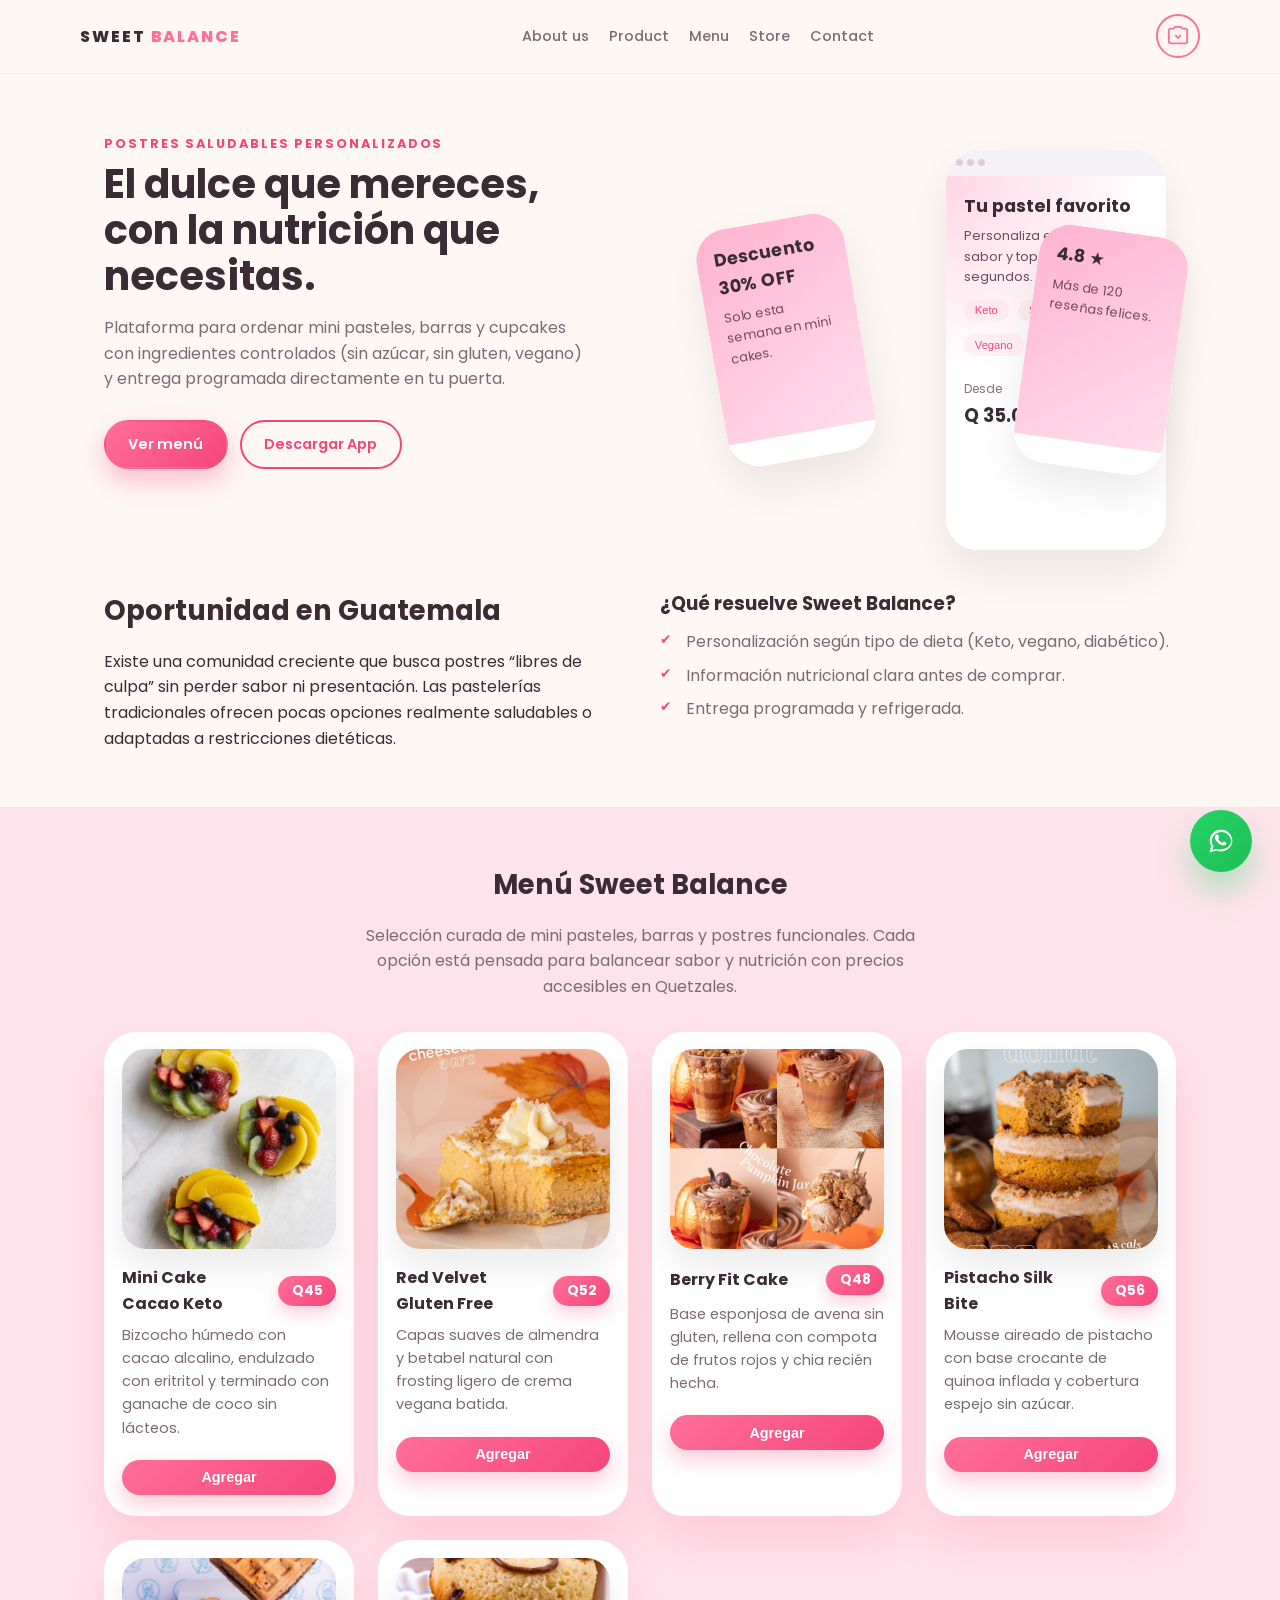
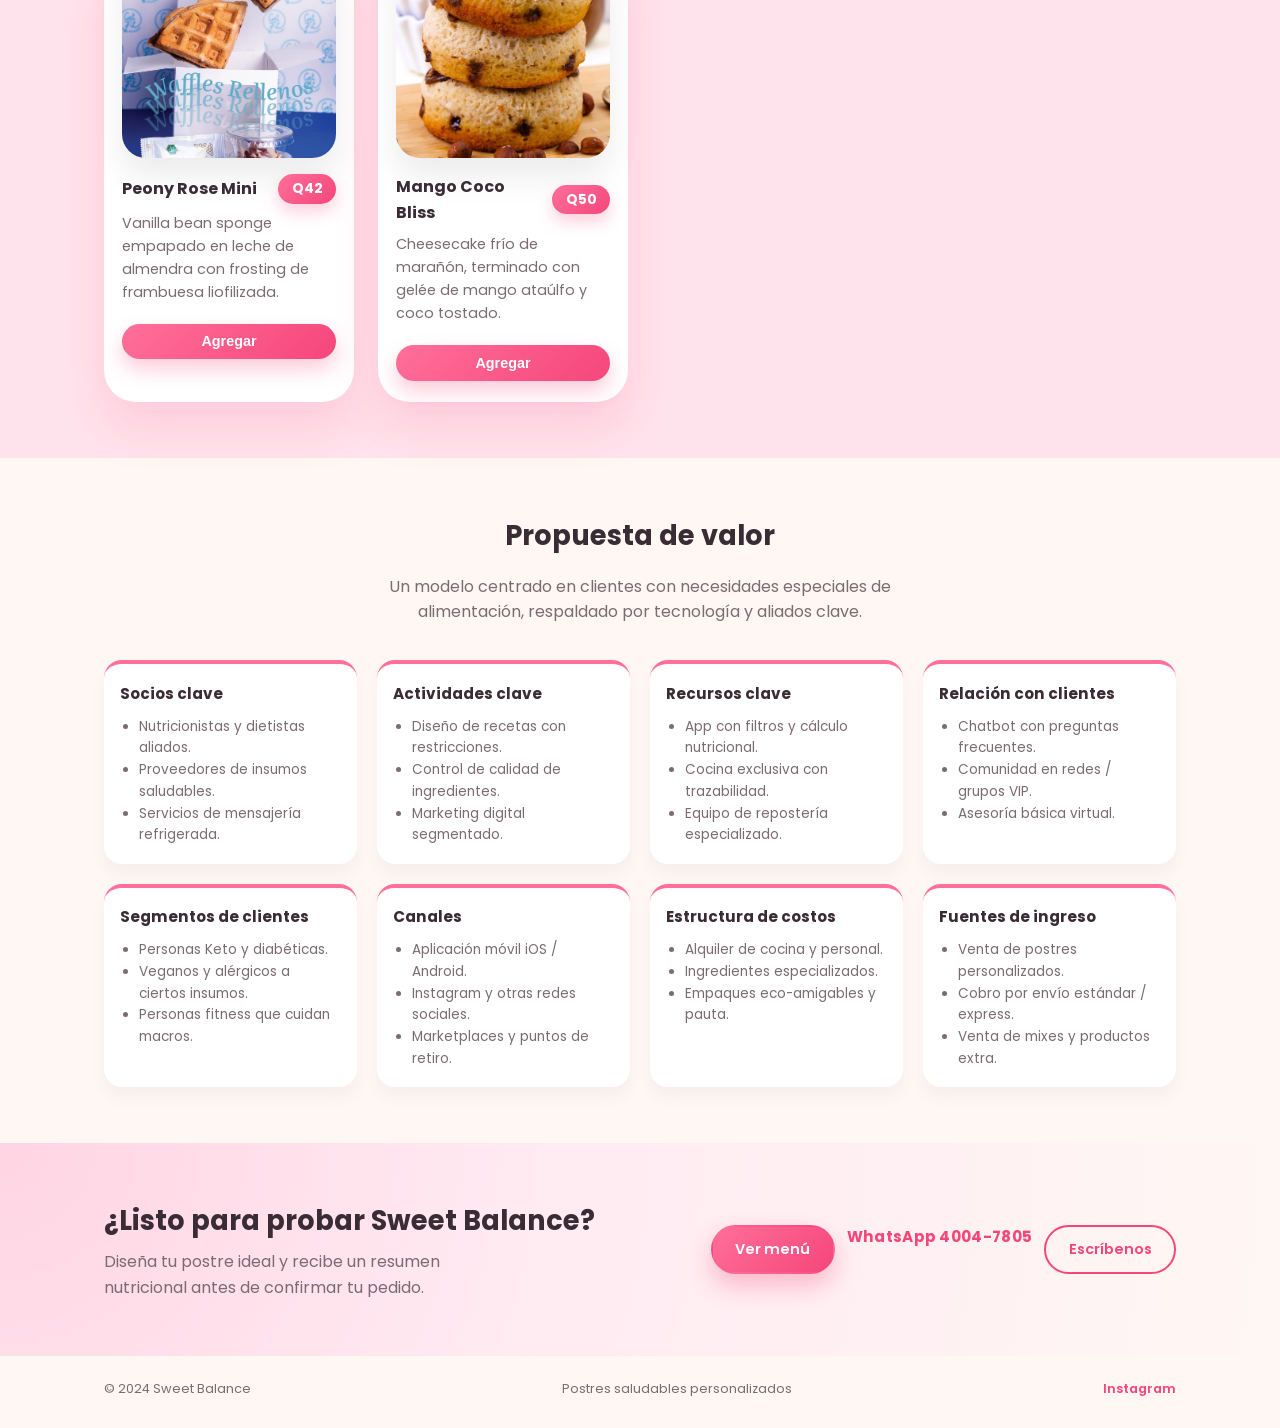
<file: MND/index.html>
<!DOCTYPE html>
<html lang="es">
<head>
  <meta charset="UTF-8" />
  <title>Sweet Balance</title>
  <meta name="viewport" content="width=device-width, initial-scale=1.0" />
  <!-- Google Font parecida al estilo del PDF -->
  <link href="https://fonts.googleapis.com/css2?family=Poppins:wght@300;400;600;700&display=swap" rel="stylesheet">
  <link rel="stylesheet" href="styles.css" />
</head>
<body>
  <!-- Barra de navegación -->
  <header class="topbar">
    <div class="container topbar-content">
      <div class="logo">SWEET <span>BALANCE</span></div>
      <nav class="nav">
        <a href="#about">About us</a>
        <a href="#product">Product</a>
        <a href="#menu">Menu</a>
        <a href="#store">Store</a>
        <a href="#contact">Contact</a>
      </nav>
      <button id="cartButton" class="cart-button" aria-label="Ver carrito">
        <svg viewBox="0 0 24 24" width="22" height="22" fill="none" stroke="currentColor" stroke-width="2">
          <path d="M9 2L7.17 4H4c-1.1 0-2 .9-2 2v12c0 1.1.9 2 2 2h16c1.1 0 2-.9 2-2V6c0-1.1-.9-2-2-2h-3.17L15 2H9z"/>
          <path d="M9 11l3 3 3-3"/>
        </svg>
        <span id="cartCount" class="cart-count">0</span>
      </button>
    </div>
  </header>

  <!-- HERO principal (portada tipo app rosa) -->
  <section class="hero" id="product">
    <div class="container hero-grid">
      <div class="hero-text">
        <p class="hero-tag">Postres saludables personalizados</p>
        <h1>
          El dulce que mereces,<br />
          con la nutrición que necesitas.
        </h1>
        <p class="hero-description">
          Plataforma para ordenar mini pasteles, barras y cupcakes con
          ingredientes controlados (sin azúcar, sin gluten, vegano) y
          entrega programada directamente en tu puerta.
        </p>
        <div class="hero-actions">
          <a href="#menu" class="btn primary">Ver menú</a>
          <a href="#store" class="btn ghost">Descargar App</a>
        </div>
      </div>

      <!-- “Mockups” de la app simulando las pantallas del PDF -->
      <div class="hero-phones">
        <div class="phone phone-main">
          <div class="phone-header">
            <span class="dot"></span><span class="dot"></span><span class="dot"></span>
          </div>
          <div class="phone-body">
            <h3>Tu pastel favorito</h3>
            <p>Personaliza el tamaño, sabor y toppings en segundos.</p>
            <button class="chip">Keto</button>
            <button class="chip">Sugar Free</button>
            <button class="chip">Vegano</button>
            <div class="card-price">
              <span>Desde</span>
              <strong>Q 35.00</strong>
            </div>
          </div>
        </div>

        <div class="phone phone-secondary phone-left">
          <div class="phone-body small">
            <h4>Descuento 30% OFF</h4>
            <p>Solo esta semana en mini cakes.</p>
          </div>
        </div>

        <div class="phone phone-secondary phone-right">
          <div class="phone-body small">
            <h4>4.8 ★</h4>
            <p>Más de 120 reseñas felices.</p>
          </div>
        </div>
      </div>
    </div>
  </section>

  <!-- Sección: Oportunidad / About -->
  <section class="section" id="about">
    <div class="container two-cols">
      <div>
        <h2>Oportunidad en Guatemala</h2>
        <p>
          Existe una comunidad creciente que busca postres “libres de culpa”
          sin perder sabor ni presentación. Las pastelerías tradicionales
          ofrecen pocas opciones realmente saludables o adaptadas a
          restricciones dietéticas.
        </p>
      </div>
      <div>
        <h3>¿Qué resuelve Sweet Balance?</h3>
        <ul class="check-list">
          <li>Personalización según tipo de dieta (Keto, vegano, diabético).</li>
          <li>Información nutricional clara antes de comprar.</li>
          <li>Entrega programada y refrigerada.</li>
        </ul>
      </div>
    </div>
  </section>

  <!-- Sección: Menú con imágenes reales -->
  <section class="section section-pink" id="menu">
    <div class="container">
      <h2 class="center">Menú Sweet Balance</h2>
      <p class="center section-intro">
        Selección curada de mini pasteles, barras y postres funcionales. Cada opción está
        pensada para balancear sabor y nutrición con precios accesibles en Quetzales.
      </p>

      <div class="menu-grid">
        <article class="menu-card">
          <img src="images/WhatsApp%20Image%202025-11-19%20at%2010.38.32%20PM.jpeg" alt="Pastel individual de chocolate keto" />
          <div class="menu-info">
            <div class="menu-head">
              <h3>Mini Cake Cacao Keto</h3>
              <span class="menu-price">Q45</span>
            </div>
            <p>Bizcocho húmedo con cacao alcalino, endulzado con eritritol
              y terminado con ganache de coco sin lácteos.</p>
            <button class="add-to-cart" data-name="Mini Cake Cacao Keto" data-price="45">Agregar</button>
          </div>
        </article>

        <article class="menu-card">
          <img src="images/WhatsApp%20Image%202025-11-19%20at%2010.38.33%20PM.jpeg" alt="Rebanada de pastel rojo velvet sin gluten" />
          <div class="menu-info">
            <div class="menu-head">
              <h3>Red Velvet Gluten Free</h3>
              <span class="menu-price">Q52</span>
            </div>
            <p>Capas suaves de almendra y betabel natural con frosting ligero
              de crema vegana batida.</p>
            <button class="add-to-cart" data-name="Red Velvet Gluten Free" data-price="52">Agregar</button>
          </div>
        </article>

        <article class="menu-card">
          <img src="images/WhatsApp%20Image%202025-11-19%20at%2010.38.34%20PM.jpeg" alt="Pastel de frutos rojos con decoraciones" />
          <div class="menu-info">
            <div class="menu-head">
              <h3>Berry Fit Cake</h3>
              <span class="menu-price">Q48</span>
            </div>
            <p>Base esponjosa de avena sin gluten, rellena con compota de frutos rojos y chia recién hecha.</p>
            <button class="add-to-cart" data-name="Berry Fit Cake" data-price="48">Agregar</button>
          </div>
        </article>
        

        <article class="menu-card">
          <img src="images/WhatsApp%20Image%202025-11-19%20at%2010.38.34%20PM%20(1).jpeg" alt="Pastel mini de pistache" />
          <div class="menu-info">
            <div class="menu-head">
              <h3>Pistacho Silk Bite</h3>
              <span class="menu-price">Q56</span>
            </div>
            <p>Mousse aireado de pistacho con base crocante de quinoa inflada y cobertura espejo sin azúcar.</p>
            <button class="add-to-cart" data-name="Pistacho Silk Bite" data-price="56">Agregar</button>
          </div>
        </article>

        <article class="menu-card">
          <img src="images/WhatsApp%20Image%202025-11-19%20at%2010.38.35%20PM%20(2).jpeg" alt="Pastelito rosa con detalles florales" />
          <div class="menu-info">
            <div class="menu-head">
              <h3>Peony Rose Mini</h3>
              <span class="menu-price">Q42</span>
            </div>
            <p>Vanilla bean sponge empapado en leche de almendra con frosting de frambuesa liofilizada.</p>
            <button class="add-to-cart" data-name="Peony Rose Mini" data-price="42">Agregar</button>
          </div>
        </article>

        <article class="menu-card">
          <img src="images/WhatsApp%20Image%202025-11-19%20at%2010.38.35%20PM%20(5).jpeg" alt="Pastelito tropical con frutas frescas" />
          <div class="menu-info">
            <div class="menu-head">
              <h3>Mango Coco Bliss</h3>
              <span class="menu-price">Q50</span>
            </div>
            <p>Cheesecake frío de marañón, terminado con gelée de mango ataúlfo y coco tostado.</p>
            <button class="add-to-cart" data-name="Mango Coco Bliss" data-price="50">Agregar</button>
          </div>
        </article>
      </div>
    </div>
  </section>

  <!-- Sección: Canvas de propuesta de valor (grid) -->
  <section class="section" id="store">
    <div class="container">
      <h2 class="center">Propuesta de valor</h2>
      <p class="center section-intro">
        Un modelo centrado en clientes con necesidades especiales de
        alimentación, respaldado por tecnología y aliados clave.
      </p>

      <div class="canvas-grid">
        <div class="canvas-col">
          <h4>Socios clave</h4>
          <ul>
            <li>Nutricionistas y dietistas aliados.</li>
            <li>Proveedores de insumos saludables.</li>
            <li>Servicios de mensajería refrigerada.</li>
          </ul>
        </div>
        <div class="canvas-col">
          <h4>Actividades clave</h4>
          <ul>
            <li>Diseño de recetas con restricciones.</li>
            <li>Control de calidad de ingredientes.</li>
            <li>Marketing digital segmentado.</li>
          </ul>
        </div>
        <div class="canvas-col">
          <h4>Recursos clave</h4>
          <ul>
            <li>App con filtros y cálculo nutricional.</li>
            <li>Cocina exclusiva con trazabilidad.</li>
            <li>Equipo de repostería especializado.</li>
          </ul>
        </div>
        <div class="canvas-col">
          <h4>Relación con clientes</h4>
          <ul>
            <li>Chatbot con preguntas frecuentes.</li>
            <li>Comunidad en redes / grupos VIP.</li>
            <li>Asesoría básica virtual.</li>
          </ul>
        </div>
        <div class="canvas-col">
          <h4>Segmentos de clientes</h4>
          <ul>
            <li>Personas Keto y diabéticas.</li>
            <li>Veganos y alérgicos a ciertos insumos.</li>
            <li>Personas fitness que cuidan macros.</li>
          </ul>
        </div>
        <div class="canvas-col">
          <h4>Canales</h4>
          <ul>
            <li>Aplicación móvil iOS / Android.</li>
            <li>Instagram y otras redes sociales.</li>
            <li>Marketplaces y puntos de retiro.</li>
          </ul>
        </div>
        <div class="canvas-col">
          <h4>Estructura de costos</h4>
          <ul>
            <li>Alquiler de cocina y personal.</li>
            <li>Ingredientes especializados.</li>
            <li>Empaques eco-amigables y pauta.</li>
          </ul>
        </div>
        <div class="canvas-col">
          <h4>Fuentes de ingreso</h4>
          <ul>
            <li>Venta de postres personalizados.</li>
            <li>Cobro por envío estándar / express.</li>
            <li>Venta de mixes y productos extra.</li>
          </ul>
        </div>
      </div>
    </div>
  </section>

  <!-- Sección final / contacto -->
  <section class="section section-cta" id="contact">
    <div class="container cta-box">
      <div>
        <h2>¿Listo para probar Sweet Balance?</h2>
        <p>
          Diseña tu postre ideal y recibe un resumen nutricional
          antes de confirmar tu pedido.
        </p>
      </div>
      <div class="cta-actions">
        <a href="#menu" class="btn primary">Ver menú</a>
        <a href="https://wa.me/50240047805?text=Hola%20Sweet%20Balance%2C%20quiero%20realizar%20un%20pedido" class="cta-link whatsapp-link" target="_blank" rel="noopener">WhatsApp 4004-7805</a>
        <a href="mailto:hola@sweetbalance.gt" class="btn ghost">Escríbenos</a>
      </div>
    </div>
  </section>

  <footer class="footer">
    <div class="container footer-content">
      <span>© 2024 Sweet Balance</span>
      <span>Postres saludables personalizados</span>
      <div class="social-links">
        <a href="https://www.instagram.com/sweet.balance.gt" target="_blank" rel="noopener">Instagram</a>
      </div>
    </div>
  </footer>

  <a class="whatsapp-float" aria-label="Chatea por WhatsApp" href="https://wa.me/50240047805?text=Hola%20Sweet%20Balance%2C%20quiero%20realizar%20un%20pedido" target="_blank" rel="noopener">
    <svg viewBox="0 0 32 32" aria-hidden="true">
      <path d="M16 3c-7.17 0-13 5.59-13 12.48a12.2 12.2 0 0 0 1.74 6.23L3 29l7.5-2.2a13.7 13.7 0 0 0 5.5 1.15c7.17 0 13-5.59 13-12.48S23.17 3 16 3Zm0 22.4a10.7 10.7 0 0 1-5-.1l-0.36-0.1-4.44 1.3 1.26-4.1-0.27-0.42a10.1 10.1 0 0 1-1.59-5.9c0-5.73 4.9-10.4 10.9-10.4s10.9 4.67 10.9 10.4S21.99 25.4 16 25.4Zm5.82-7.85c-0.32-0.17-1.88-0.92-2.18-1.03s-0.51-0.16-0.72 0.16-0.83 1.03-1.01 1.24-0.37 0.25-0.69 0.08a8.7 8.7 0 0 1-2.55-1.94 9.5 9.5 0 0 1-1.76-2.18c-0.18-0.32 0-0.49 0.14-0.66s0.32-0.4 0.48-0.6a2.2 2.2 0 0 0 0.32-0.53 0.57 0.57 0 0 0-0.02-0.54c-0.08-0.17-0.72-1.72-0.99-2.36s-0.57-0.52-0.78-0.53H11c-0.23 0-0.6 0.09-0.91 0.43s-1.19 1.16-1.19 2.83 1.22 3.29 1.39 3.52 2.36 3.63 5.73 4.92a6.4 6.4 0 0 0 3.98 0.6c1.21-0.19 1.88-0.93 2.14-1.46s0.26-1 0.18-1.1-0.28-0.17-0.6-0.33Z" />
    </svg>
  </a>

  <!-- Modal de pasarela de pago -->
  <div id="checkoutModal" class="modal">
    <div class="modal-content">
      <button class="modal-close" id="closeModal">&times;</button>
      
      <h2>Finalizar Pedido</h2>
      
      <div id="cartSummary" class="cart-summary">
        <h3>Resumen del pedido</h3>
        <div id="cartItems"></div>
        <div class="cart-total">
          <span>Total:</span>
          <strong id="cartTotal">Q 0.00</strong>
        </div>
      </div>

      <form id="paymentForm" class="payment-form">
        <h3>Información de entrega</h3>
        
        <div class="form-group">
          <label for="fullName">Nombre completo *</label>
          <input type="text" id="fullName" name="fullName" required>
        </div>

        <div class="form-group">
          <label for="phone">Teléfono *</label>
          <input type="tel" id="phone" name="phone" required>
        </div>

        <div class="form-group">
          <label for="address">Dirección de entrega *</label>
          <textarea id="address" name="address" rows="2" required></textarea>
        </div>

        <h3>Método de pago</h3>
        
        <div class="payment-methods">
          <label class="payment-method">
            <input type="radio" name="paymentMethod" value="card" checked>
            <span>Tarjeta de crédito/débito</span>
          </label>
          <label class="payment-method">
            <input type="radio" name="paymentMethod" value="cash">
            <span>Efectivo contra entrega</span>
          </label>
        </div>

        <div id="cardFields" class="card-fields">
          <div class="form-group">
            <label for="cardNumber">Número de tarjeta *</label>
            <input type="text" id="cardNumber" name="cardNumber" placeholder="1234 5678 9012 3456" maxlength="19">
          </div>

          <div class="form-row">
            <div class="form-group">
              <label for="expiry">Vencimiento *</label>
              <input type="text" id="expiry" name="expiry" placeholder="MM/AA" maxlength="5">
            </div>
            <div class="form-group">
              <label for="cvv">CVV *</label>
              <input type="text" id="cvv" name="cvv" placeholder="123" maxlength="3">
            </div>
          </div>
        </div>

        <button type="submit" class="btn primary btn-block">Confirmar Pedido</button>
      </form>
    </div>
  </div>

  <script src="checkout.js"></script>
</body>
</html>
</file>
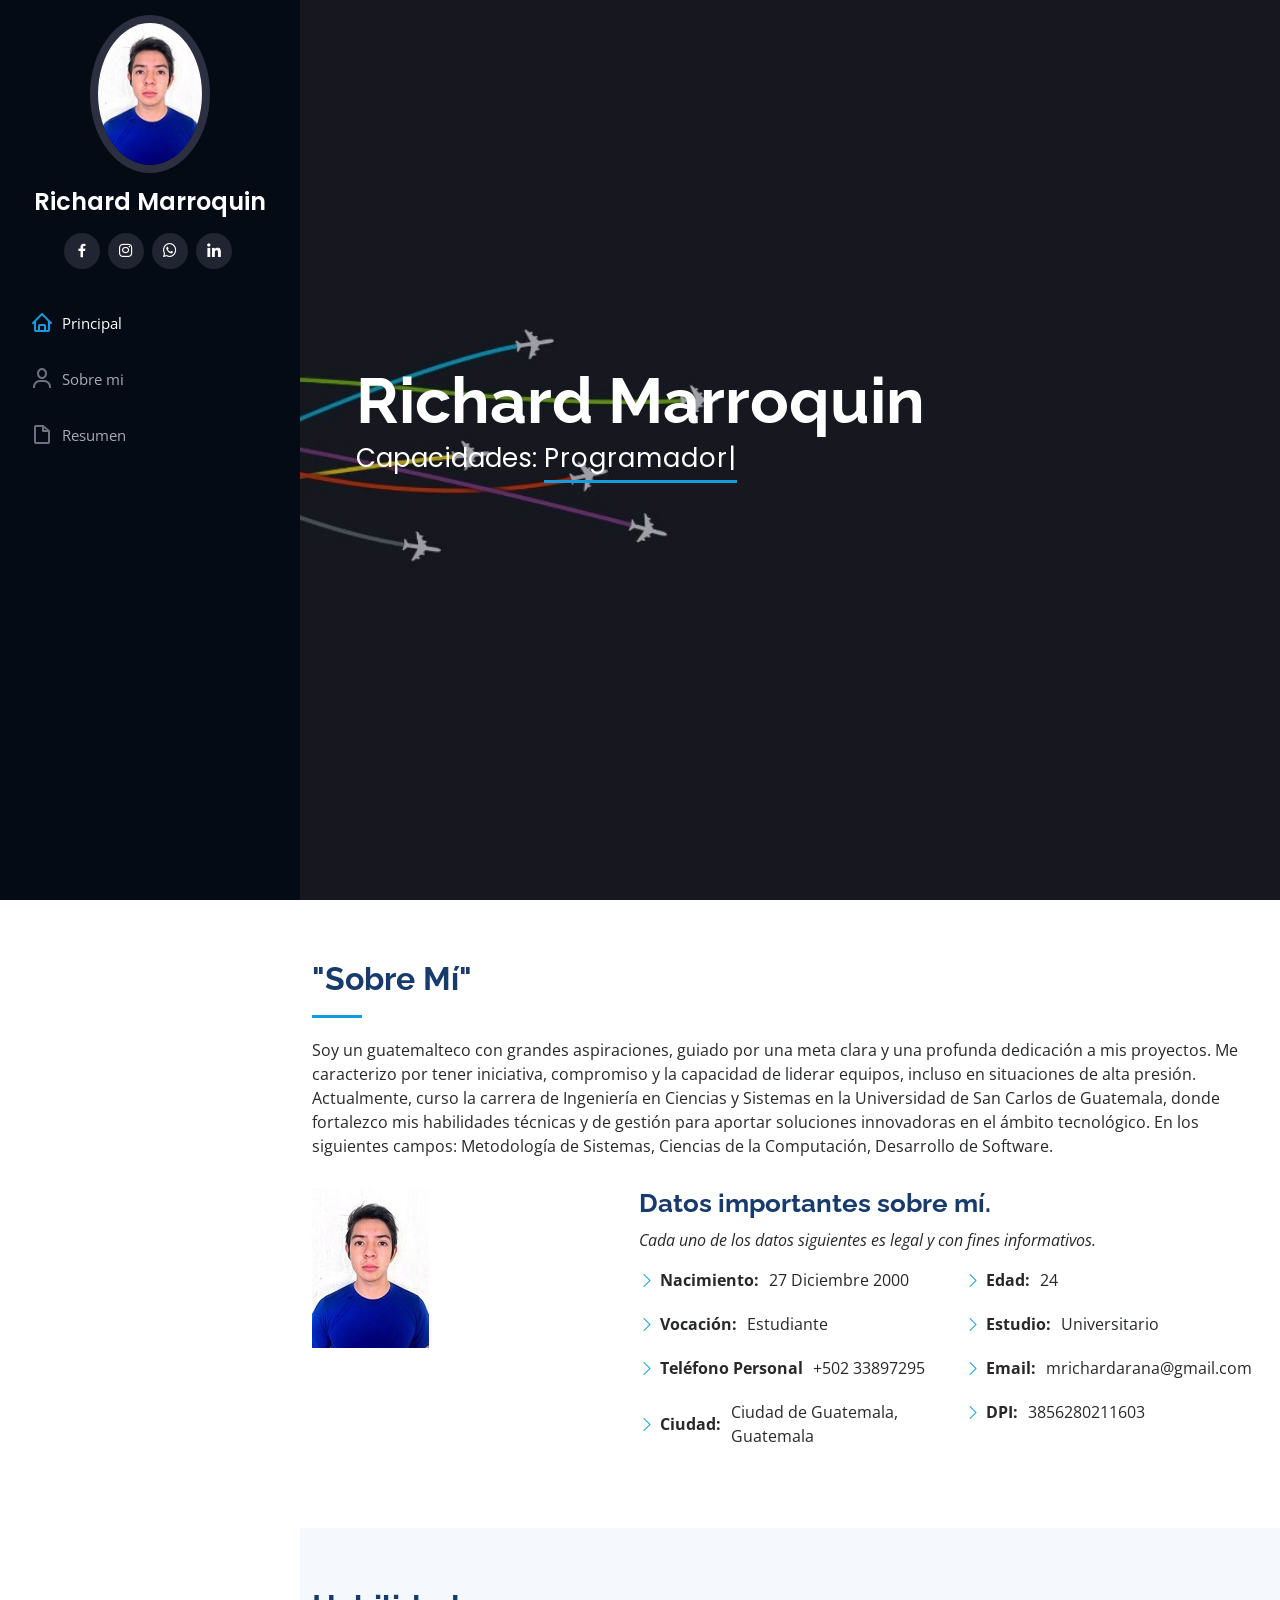
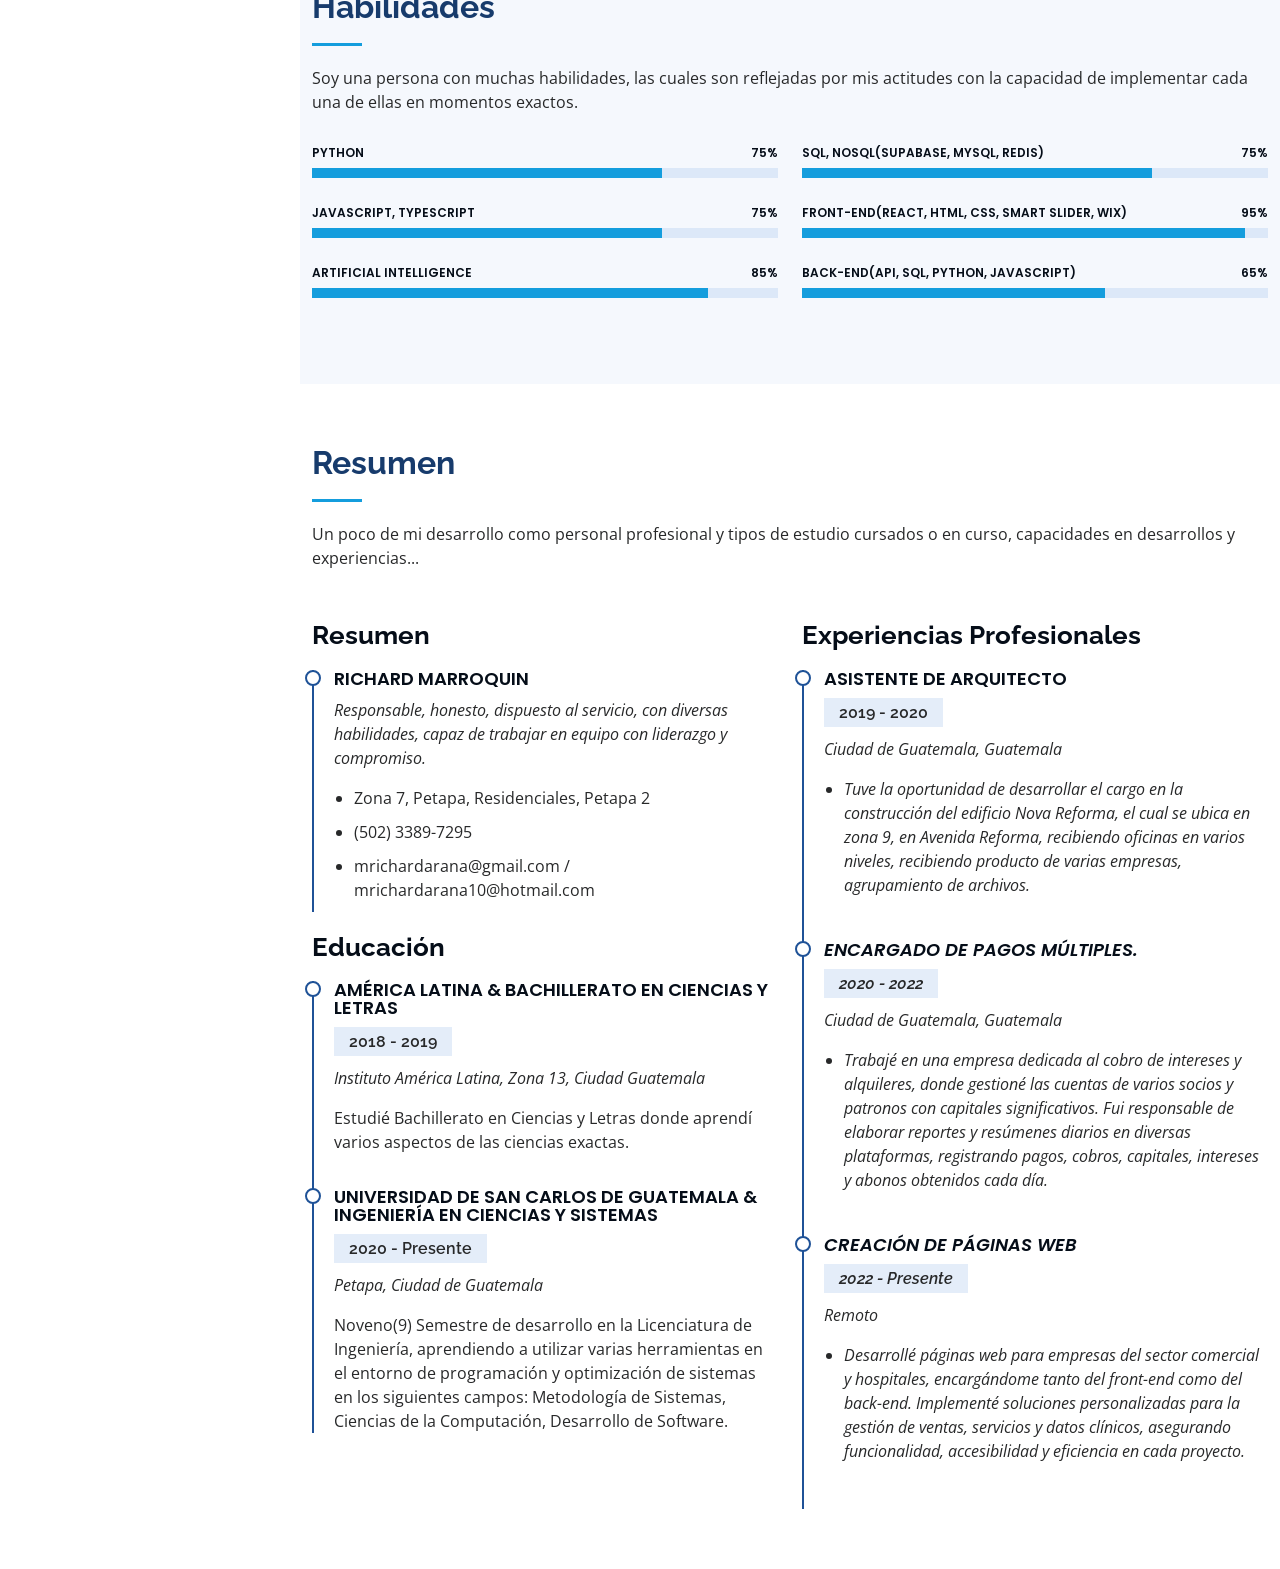
<file: CV_RM/MRICHARDA-principal/CVRICHARD.html>
<!DOCTYPE html>
<html lang="en">

<head>
  <meta charset="utf-8">
  <meta content="width=device-width, initial-scale=1.0" name="viewport">

  <title>Curriculum Richard Marroquin Arana</title>
  <meta content="" name="description">
  <meta content="" name="keywords">

  <!-- Favicons -->
  <link href="assets/img/favicon.png" rel="icon">
  <link href="assets/img/apple-touch-icon.png" rel="apple-touch-icon">

  <!-- Google Fonts -->
  <link href="https://fonts.googleapis.com/css?family=Open+Sans:300,300i,400,400i,600,600i,700,700i|Raleway:300,300i,400,400i,500,500i,600,600i,700,700i|Poppins:300,300i,400,400i,500,500i,600,600i,700,700i" rel="stylesheet">

  <!-- Vendor CSS Files -->
  <link href="assets/vendor/aos/aos.css" rel="stylesheet">
  <link href="assets/vendor/bootstrap/css/bootstrap.min.css" rel="stylesheet">
  <link href="assets/vendor/bootstrap-icons/bootstrap-icons.css" rel="stylesheet">
  <link href="assets/vendor/boxicons/css/boxicons.min.css" rel="stylesheet">
  <link href="assets/vendor/glightbox/css/glightbox.min.css" rel="stylesheet">
  <link href="assets/vendor/swiper/swiper-bundle.min.css" rel="stylesheet">

  <!-- Template Main CSS File -->
  <link href="assets/css/style.css" rel="stylesheet">

 
</head>

<body>

  <!-- ======= Mobile nav toggle button ======= -->
  <i class="bi bi-list mobile-nav-toggle d-xl-none"></i>

  <!-- ======= Header ======= -->
  <header id="header">
    <div class="d-flex flex-column">

      <div class="profile">
        <img src="assets/img/profile-img.jpg" alt="" class="img-fluid rounded-circle">
        <h1 class="text-light"><a href="index.html">Richard Marroquin</a></h1>
        <div class="social-links mt-3 text-center">
          <a href="https://www.facebook.com/richardalexandro.marroquinarana" class="facebook"><i class="bx bxl-facebook"></i></a>
          <a href="https://instagram.com/r.m.a.19?r=nametag" class="instagram"><i class="bx bxl-instagram"></i></a>
          <a href="https://wa.me/50233897295" class="whatsapp"><i class="bx bxl-whatsapp"></i></a>
          <a href="https://www.linkedin.com/feed/" class="linkedin"><i class="bx bxl-linkedin"></i></a>
        </div>
      </div>

      <nav id="navbar" class="nav-menu navbar">
        <ul>
          <li><a href="#hero" class="nav-link scrollto active"><i class="bx bx-home"></i> <span>Principal</span></a></li>
          <li><a href="#about" class="nav-link scrollto"><i class="bx bx-user"></i> <span>Sobre mi</span></a></li>
          <li><a href="#resume" class="nav-link scrollto"><i class="bx bx-file-blank"></i> <span>Resumen</span></a></li>
        </ul>
      </nav><!-- .nav-menu -->
    </div>
  </header><!-- End Header -->

  <!-- ======= Heroe Seccion  ======= -->
  <section id="hero" class="d-flex flex-column justify-content-center align-items-center">
    <div class="hero-container" data-aos="fade-in">
      <h1>Richard Marroquin</h1>
      <p>Capacidades:  <span class="typed" data-typed-items=" Programador, Proactivo, Liderazgo, Autoaprendizaje "></span></p>
    </div>
  </section>

  <main id="main">

    <!-- ======= Sobre Mi Seccion ======= -->
    <section id="about" class="about">
      <div class="container">

        <div class="section-title">
          <h2>"Sobre Mí"</h2>
          <p>Soy un guatemalteco con grandes aspiraciones, guiado por una meta clara y una profunda dedicación a mis proyectos. Me caracterizo por tener iniciativa, compromiso y la capacidad de liderar equipos, incluso en situaciones de alta presión.  Actualmente,  curso la carrera de Ingeniería en Ciencias y Sistemas en la Universidad de San Carlos de Guatemala, donde fortalezco mis habilidades técnicas y de gestión para aportar soluciones innovadoras en el ámbito tecnológico. En los siguientes campos: Metodología de Sistemas, Ciencias de la Computación, Desarrollo de Software.</p>
        </div>

        <div class="row">
          <div class="col-lg-4" data-aos="fade-right">
            <img src="assets/img/profile-img.jpg" class="img-fluid" alt="">
          </div>
          <div class="col-lg-8 pt-4 pt-lg-0 content" data-aos="fade-left">
            <h3>Datos importantes sobre mí.</h3>
            <p class="fst-italic">
              Cada uno de los datos siguientes es legal y con fines informativos.
            </p>
            <div class="row">
              <div class="col-lg-6">
                <ul>
                  <li><i class="bi bi-chevron-right"></i> <strong>Nacimiento:</strong> <span>27 Diciembre 2000</span></li>
                  <li><i class="bi bi-chevron-right"></i> <strong>Vocación:</strong> <span>Estudiante</span></li>
                  <li><i class="bi bi-chevron-right"></i> <strong>Teléfono Personal</strong> <span>+502 33897295</span></li>
                  <li><i class="bi bi-chevron-right"></i> <strong>Ciudad:</strong> <span>Ciudad de Guatemala, Guatemala</span></li>
                </ul>
              </div>
              <div class="col-lg-6">
                <ul>
                  <li><i class="bi bi-chevron-right"></i> <strong>Edad:</strong> <span>24</span></li>
                  <li><i class="bi bi-chevron-right"></i> <strong>Estudio:</strong> <span>Universitario</span></li>
                  <li><i class="bi bi-chevron-right"></i> <strong>Email:</strong> <span>mrichardarana@gmail.com</span></li>
                  <li><i class="bi bi-chevron-right"></i> <strong>DPI:</strong> <span>3856280211603</span></li>
                </ul>
              </div>
            </div>
            <p>
              
            </p>
          </div>
        </div>

      </div>
    </section>

    <!-- ======= Habilidades Seccion ======= -->
    <section id="skills" class="skills section-bg">
      <div class="container">

        <div class="section-title">
          <h2>Habilidades</h2>
          <p>Soy una persona con muchas habilidades, las cuales son reflejadas por mis actitudes con la capacidad de implementar cada una de ellas en momentos exactos.</p>
        </div>

        <div class="row skills-content">

          <div class="col-lg-6" data-aos="fade-up">

            <div class="progress">
              <span class="skill">Python <i class="val">75%</i></span>
              <div class="progress-bar-wrap">
                <div class="progress-bar" role="progressbar" aria-valuenow="75" aria-valuemin="0" aria-valuemax="100"></div>
              </div>
            </div>

            <div class="progress">
              <span class="skill">Javascript, Typescript<i class="val">75%</i></span>
              <div class="progress-bar-wrap">
                <div class="progress-bar" role="progressbar" aria-valuenow="75" aria-valuemin="0" aria-valuemax="100"></div>
              </div>
            </div>

            <div class="progress">
              <span class="skill">Artificial intelligence <i class="val">85%</i></span>
              <div class="progress-bar-wrap">
                <div class="progress-bar" role="progressbar" aria-valuenow="85" aria-valuemin="0" aria-valuemax="100"></div>
              </div>
            </div>

          </div>

          <div class="col-lg-6" data-aos="fade-up" data-aos-delay="100">

            <div class="progress">
              <span class="skill">SQL, NoSQL(Supabase, MySQL, Redis) <i class="val"> 75%</i></span>
              <div class="progress-bar-wrap">
                <div class="progress-bar" role="progressbar" aria-valuenow="75" aria-valuemin="0" aria-valuemax="100"></div>
              </div>
            </div>

            <div class="progress">
              <span class="skill">Front-end(React, HTML, CSS, Smart Slider, Wix) <i class="val">95%</i></span>
              <div class="progress-bar-wrap">
                <div class="progress-bar" role="progressbar" aria-valuenow="95" aria-valuemin="0" aria-valuemax="100"></div>
              </div>
            </div>

            <div class="progress">
              <span class="skill">Back-end(API, SQL, Python, Javascript) <i class="val">65%</i></span>
              <div class="progress-bar-wrap">
                <div class="progress-bar" role="progressbar" aria-valuenow="65" aria-valuemin="0" aria-valuemax="100"></div>
              </div>
            </div>

          </div>

        </div>

      </div>
    </section>

    <!-- ======= Resumen Seccion ======= -->
    <section id="resume" class="resume">
      <div class="container">

        <div class="section-title">
          <h2>Resumen</h2>
          <p>Un poco de mi desarrollo como personal profesional y tipos de estudio cursados o en curso, capacidades en desarrollos y experiencias... </p>
        </div>

        <div class="row">
          <div class="col-lg-6" data-aos="fade-up">
            <h3 class="resume-title">Resumen</h3>
            <div class="resume-item pb-0">
              <h4>Richard Marroquin</h4>
              <p><em>Responsable, honesto, dispuesto al servicio, con diversas habilidades, capaz de trabajar en equipo con liderazgo y compromiso.</em></p>
              <ul>
                <li>Zona 7, Petapa, Residenciales, Petapa 2</li>
                <li>(502) 3389-7295</li>
                <li>mrichardarana@gmail.com  /  mrichardarana10@hotmail.com</li>
              </ul>
            </div>

            <h3 class="resume-title">Educación</h3>
            <div class="resume-item">
              <h4>América Latina &amp; Bachillerato en Ciencias y Letras</h4>
              <h5>2018 - 2019</h5>
              <p><em>Instituto América Latina, Zona 13, Ciudad Guatemala</em></p>
              <p>Estudié Bachillerato en Ciencias y Letras donde aprendí  varios aspectos de las ciencias exactas.</p>
            </div>
            <div class="resume-item">
              <h4>Universidad de San Carlos de Guatemala &amp; Ingeniería en Ciencias y Sistemas</h4>
              <h5>2020 - Presente</h5>
              <p><em>Petapa, Ciudad de Guatemala</em></p>
              <p>Noveno(9) Semestre de desarrollo en la Licenciatura de Ingeniería, aprendiendo a utilizar varias herramientas en el entorno de programación y optimización de sistemas en los siguientes campos: Metodología de Sistemas, Ciencias de la Computación, Desarrollo de Software.</p>
            </div>
          </div>
          <div class="col-lg-6" data-aos="fade-up" data-aos-delay="100">
            <h3 class="resume-title">Experiencias Profesionales</h3>
            <div class="resume-item">
              <h4>Asistente de Arquitecto</h4>
              <h5>2019 - 2020</h5>
              <p><em>Ciudad de Guatemala, Guatemala</p>
              <ul>
                <li>Tuve la oportunidad de desarrollar  el cargo en la construcción  del edificio Nova Reforma, el cual se ubica en zona 9, en Avenida Reforma, recibiendo oficinas en varios niveles, recibiendo producto de varias empresas, agrupamiento de archivos.</li>
                </ul>
            </div>
            <div class="resume-item">
              <h4>Encargado de pagos múltiples.</h4>
              <h5>2020 - 2022 </h5>
              <p><em>Ciudad de Guatemala, Guatemala</em></p>
              <ul>
                <li>Trabajé en una empresa dedicada al cobro de intereses y alquileres, donde gestioné las cuentas de varios socios y patronos con capitales significativos. Fui responsable de elaborar reportes y resúmenes diarios en diversas plataformas, registrando pagos, cobros, capitales, intereses y abonos obtenidos cada día.</li>
              </ul>
            </div>
            <div class="resume-item">
              <h4>Creación de Páginas  Web</h4>
              <h5>2022 - Presente</h5>
              <p><em>Remoto</p>
              <ul>
                <li>Desarrollé páginas web para empresas del sector comercial y hospitales, encargándome tanto del front-end como del back-end. Implementé soluciones personalizadas para la gestión de ventas, servicios y datos clínicos, asegurando funcionalidad, accesibilidad y eficiencia en cada proyecto.</li>
                </ul>
          </div>
        </div>

      </div>
    </section><!-- End Resume Section -->

  </main><!-- End #main -->


  <a href="#" class="back-to-top d-flex align-items-center justify-content-center"><i class="bi bi-arrow-up-short"></i></a>

  <!-- Vendor JS Files -->
  <script src="assets/vendor/purecounter/purecounter_vanilla.js"></script>
  <script src="assets/vendor/aos/aos.js"></script>
  <script src="assets/vendor/bootstrap/js/bootstrap.bundle.min.js"></script>
  <script src="assets/vendor/glightbox/js/glightbox.min.js"></script>
  <script src="assets/vendor/isotope-layout/isotope.pkgd.min.js"></script>
  <script src="assets/vendor/swiper/swiper-bundle.min.js"></script>
  <script src="assets/vendor/typed.js/typed.min.js"></script>
  <script src="assets/vendor/waypoints/noframework.waypoints.js"></script>
  <script src="assets/vendor/php-email-form/validate.js"></script>

  <!-- Template Main JS File -->
  <script src="assets/js/main.js"></script>

</body>

</html>
</file>
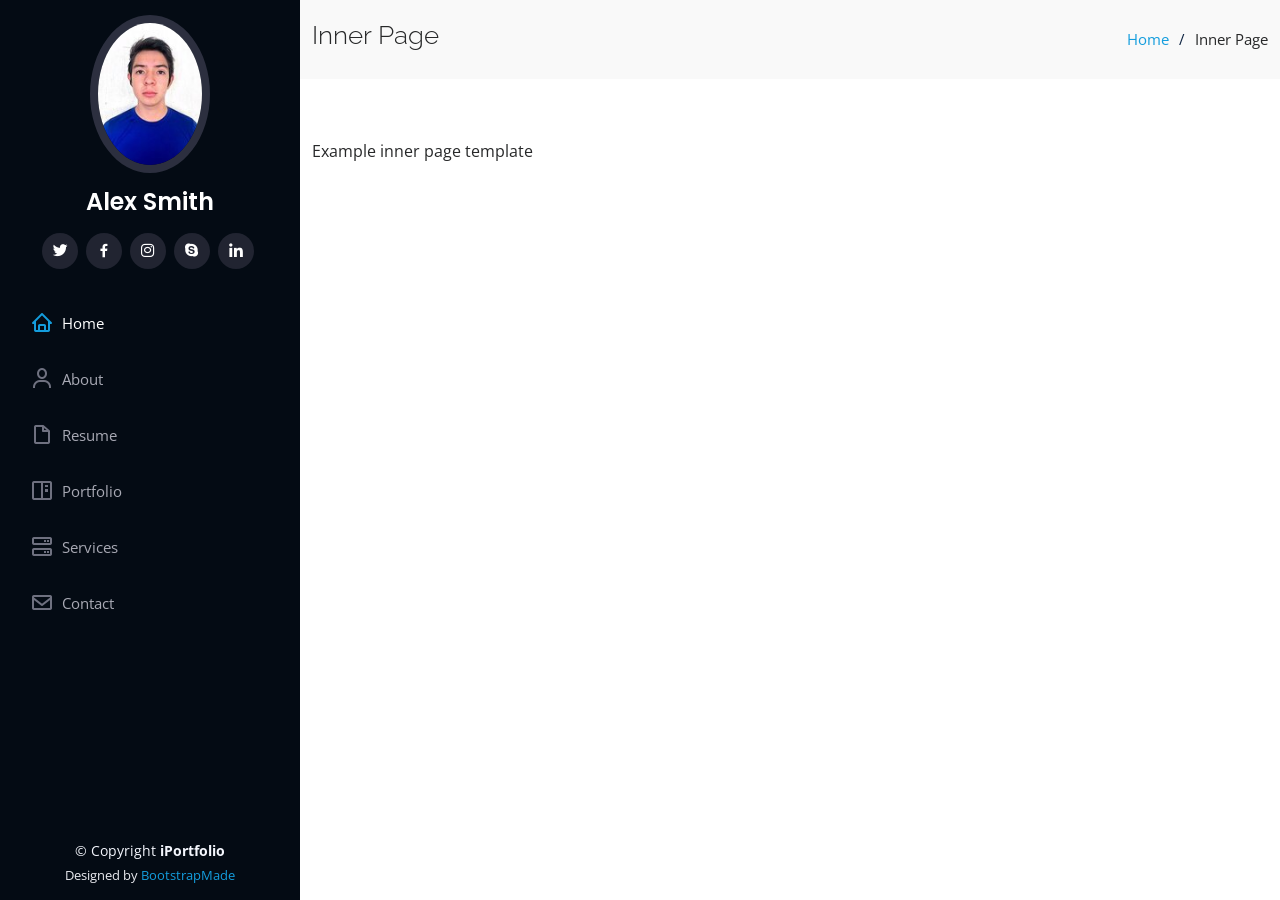
<file: CV_RM/MRICHARDA-principal/inner-page.html>
<!DOCTYPE html>
<html lang="en">

<head>
  <meta charset="utf-8">
  <meta content="width=device-width, initial-scale=1.0" name="viewport">

  <title>Inner Page - iPortfolio Bootstrap Template</title>
  <meta content="" name="description">
  <meta content="" name="keywords">

  <!-- Favicons -->
  <link href="assets/img/favicon.png" rel="icon">
  <link href="assets/img/apple-touch-icon.png" rel="apple-touch-icon">

  <!-- Google Fonts -->
  <link href="https://fonts.googleapis.com/css?family=Open+Sans:300,300i,400,400i,600,600i,700,700i|Raleway:300,300i,400,400i,500,500i,600,600i,700,700i|Poppins:300,300i,400,400i,500,500i,600,600i,700,700i" rel="stylesheet">

  <!-- Vendor CSS Files -->
  <link href="assets/vendor/aos/aos.css" rel="stylesheet">
  <link href="assets/vendor/bootstrap/css/bootstrap.min.css" rel="stylesheet">
  <link href="assets/vendor/bootstrap-icons/bootstrap-icons.css" rel="stylesheet">
  <link href="assets/vendor/boxicons/css/boxicons.min.css" rel="stylesheet">
  <link href="assets/vendor/glightbox/css/glightbox.min.css" rel="stylesheet">
  <link href="assets/vendor/swiper/swiper-bundle.min.css" rel="stylesheet">

  <!-- Template Main CSS File -->
  <link href="assets/css/style.css" rel="stylesheet">

  <!-- =======================================================
  * Template Name: iPortfolio - v3.9.1
  * Template URL: https://bootstrapmade.com/iportfolio-bootstrap-portfolio-websites-template/
  * Author: BootstrapMade.com
  * License: https://bootstrapmade.com/license/
  ======================================================== -->
</head>

<body>

  <!-- ======= Mobile nav toggle button ======= -->
  <i class="bi bi-list mobile-nav-toggle d-xl-none"></i>

  <!-- ======= Header ======= -->
  <header id="header">
    <div class="d-flex flex-column">

      <div class="profile">
        <img src="assets/img/profile-img.jpg" alt="" class="img-fluid rounded-circle">
        <h1 class="text-light"><a href="index.html">Alex Smith</a></h1>
        <div class="social-links mt-3 text-center">
          <a href="#" class="twitter"><i class="bx bxl-twitter"></i></a>
          <a href="#" class="facebook"><i class="bx bxl-facebook"></i></a>
          <a href="#" class="instagram"><i class="bx bxl-instagram"></i></a>
          <a href="#" class="google-plus"><i class="bx bxl-skype"></i></a>
          <a href="#" class="linkedin"><i class="bx bxl-linkedin"></i></a>
        </div>
      </div>

      <nav id="navbar" class="nav-menu navbar">
        <ul>
          <li><a href="#hero" class="nav-link scrollto active"><i class="bx bx-home"></i> <span>Home</span></a></li>
          <li><a href="#about" class="nav-link scrollto"><i class="bx bx-user"></i> <span>About</span></a></li>
          <li><a href="#resume" class="nav-link scrollto"><i class="bx bx-file-blank"></i> <span>Resume</span></a></li>
          <li><a href="#portfolio" class="nav-link scrollto"><i class="bx bx-book-content"></i> <span>Portfolio</span></a></li>
          <li><a href="#services" class="nav-link scrollto"><i class="bx bx-server"></i> <span>Services</span></a></li>
          <li><a href="#contact" class="nav-link scrollto"><i class="bx bx-envelope"></i> <span>Contact</span></a></li>
        </ul>
      </nav><!-- .nav-menu -->
    </div>
  </header><!-- End Header -->

  <main id="main">

    <!-- ======= Breadcrumbs ======= -->
    <section class="breadcrumbs">
      <div class="container">

        <div class="d-flex justify-content-between align-items-center">
          <h2>Inner Page</h2>
          <ol>
            <li><a href="index.html">Home</a></li>
            <li>Inner Page</li>
          </ol>
        </div>

      </div>
    </section><!-- End Breadcrumbs -->

    <section class="inner-page">
      <div class="container">
        <p>
          Example inner page template
        </p>
      </div>
    </section>

  </main><!-- End #main -->

  <!-- ======= Footer ======= -->
  <footer id="footer">
    <div class="container">
      <div class="copyright">
        &copy; Copyright <strong><span>iPortfolio</span></strong>
      </div>
      <div class="credits">
        <!-- All the links in the footer should remain intact. -->
        <!-- You can delete the links only if you purchased the pro version. -->
        <!-- Licensing information: https://bootstrapmade.com/license/ -->
        <!-- Purchase the pro version with working PHP/AJAX contact form: https://bootstrapmade.com/iportfolio-bootstrap-portfolio-websites-template/ -->
        Designed by <a href="https://bootstrapmade.com/">BootstrapMade</a>
      </div>
    </div>
  </footer><!-- End  Footer -->

  <a href="#" class="back-to-top d-flex align-items-center justify-content-center"><i class="bi bi-arrow-up-short"></i></a>

  <!-- Vendor JS Files -->
  <script src="assets/vendor/purecounter/purecounter_vanilla.js"></script>
  <script src="assets/vendor/aos/aos.js"></script>
  <script src="assets/vendor/bootstrap/js/bootstrap.bundle.min.js"></script>
  <script src="assets/vendor/glightbox/js/glightbox.min.js"></script>
  <script src="assets/vendor/isotope-layout/isotope.pkgd.min.js"></script>
  <script src="assets/vendor/swiper/swiper-bundle.min.js"></script>
  <script src="assets/vendor/typed.js/typed.min.js"></script>
  <script src="assets/vendor/waypoints/noframework.waypoints.js"></script>
  <script src="assets/vendor/php-email-form/validate.js"></script>

  <!-- Template Main JS File -->
  <script src="assets/js/main.js"></script>

</body>

</html>
</file>
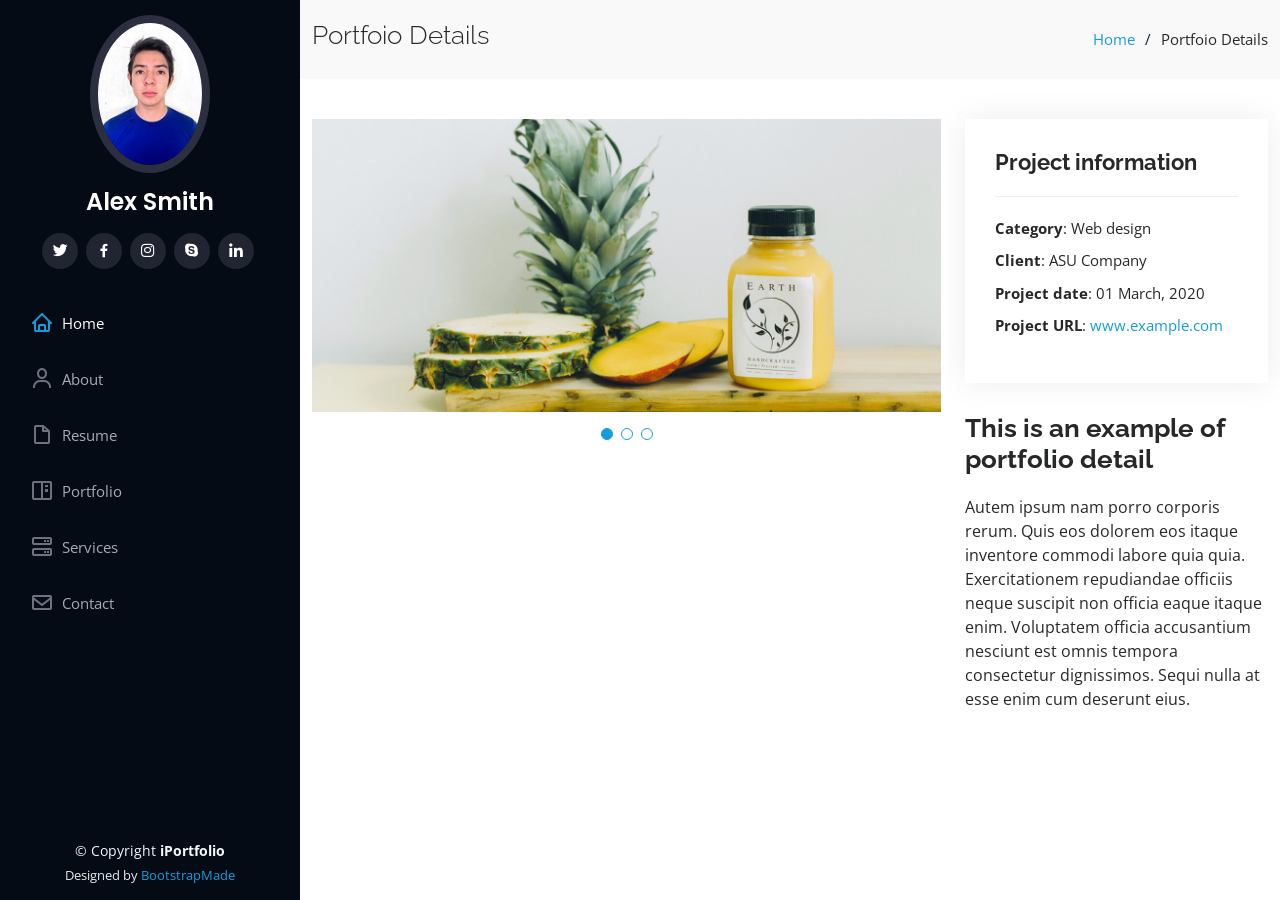
<file: CV_RM/MRICHARDA-principal/portfolio-details.html>
<!DOCTYPE html>
<html lang="en">

<head>
  <meta charset="utf-8">
  <meta content="width=device-width, initial-scale=1.0" name="viewport">

  <title>Portfolio Details - iPortfolio Bootstrap Template</title>
  <meta content="" name="description">
  <meta content="" name="keywords">

  <!-- Favicons -->
  <link href="assets/img/favicon.png" rel="icon">
  <link href="assets/img/apple-touch-icon.png" rel="apple-touch-icon">

  <!-- Google Fonts -->
  <link href="https://fonts.googleapis.com/css?family=Open+Sans:300,300i,400,400i,600,600i,700,700i|Raleway:300,300i,400,400i,500,500i,600,600i,700,700i|Poppins:300,300i,400,400i,500,500i,600,600i,700,700i" rel="stylesheet">

  <!-- Vendor CSS Files -->
  <link href="assets/vendor/aos/aos.css" rel="stylesheet">
  <link href="assets/vendor/bootstrap/css/bootstrap.min.css" rel="stylesheet">
  <link href="assets/vendor/bootstrap-icons/bootstrap-icons.css" rel="stylesheet">
  <link href="assets/vendor/boxicons/css/boxicons.min.css" rel="stylesheet">
  <link href="assets/vendor/glightbox/css/glightbox.min.css" rel="stylesheet">
  <link href="assets/vendor/swiper/swiper-bundle.min.css" rel="stylesheet">

  <!-- Template Main CSS File -->
  <link href="assets/css/style.css" rel="stylesheet">

  <!-- =======================================================
  * Template Name: iPortfolio - v3.9.1
  * Template URL: https://bootstrapmade.com/iportfolio-bootstrap-portfolio-websites-template/
  * Author: BootstrapMade.com
  * License: https://bootstrapmade.com/license/
  ======================================================== -->
</head>

<body>

  <!-- ======= Mobile nav toggle button ======= -->
  <i class="bi bi-list mobile-nav-toggle d-xl-none"></i>

  <!-- ======= Header ======= -->
  <header id="header">
    <div class="d-flex flex-column">

      <div class="profile">
        <img src="assets/img/profile-img.jpg" alt="" class="img-fluid rounded-circle">
        <h1 class="text-light"><a href="index.html">Alex Smith</a></h1>
        <div class="social-links mt-3 text-center">
          <a href="#" class="twitter"><i class="bx bxl-twitter"></i></a>
          <a href="#" class="facebook"><i class="bx bxl-facebook"></i></a>
          <a href="#" class="instagram"><i class="bx bxl-instagram"></i></a>
          <a href="#" class="google-plus"><i class="bx bxl-skype"></i></a>
          <a href="#" class="linkedin"><i class="bx bxl-linkedin"></i></a>
        </div>
      </div>

      <nav id="navbar" class="nav-menu navbar">
        <ul>
          <li><a href="#hero" class="nav-link scrollto active"><i class="bx bx-home"></i> <span>Home</span></a></li>
          <li><a href="#about" class="nav-link scrollto"><i class="bx bx-user"></i> <span>About</span></a></li>
          <li><a href="#resume" class="nav-link scrollto"><i class="bx bx-file-blank"></i> <span>Resume</span></a></li>
          <li><a href="#portfolio" class="nav-link scrollto"><i class="bx bx-book-content"></i> <span>Portfolio</span></a></li>
          <li><a href="#services" class="nav-link scrollto"><i class="bx bx-server"></i> <span>Services</span></a></li>
          <li><a href="#contact" class="nav-link scrollto"><i class="bx bx-envelope"></i> <span>Contact</span></a></li>
        </ul>
      </nav><!-- .nav-menu -->
    </div>
  </header><!-- End Header -->

  <main id="main">

    <!-- ======= Breadcrumbs ======= -->
    <section id="breadcrumbs" class="breadcrumbs">
      <div class="container">

        <div class="d-flex justify-content-between align-items-center">
          <h2>Portfoio Details</h2>
          <ol>
            <li><a href="index.html">Home</a></li>
            <li>Portfoio Details</li>
          </ol>
        </div>

      </div>
    </section><!-- End Breadcrumbs -->

    <!-- ======= Portfolio Details Section ======= -->
    <section id="portfolio-details" class="portfolio-details">
      <div class="container">

        <div class="row gy-4">

          <div class="col-lg-8">
            <div class="portfolio-details-slider swiper">
              <div class="swiper-wrapper align-items-center">

                <div class="swiper-slide">
                  <img src="assets/img/portfolio/portfolio-details-1.jpg" alt="">
                </div>

                <div class="swiper-slide">
                  <img src="assets/img/portfolio/portfolio-details-2.jpg" alt="">
                </div>

                <div class="swiper-slide">
                  <img src="assets/img/portfolio/portfolio-details-3.jpg" alt="">
                </div>

              </div>
              <div class="swiper-pagination"></div>
            </div>
          </div>

          <div class="col-lg-4">
            <div class="portfolio-info">
              <h3>Project information</h3>
              <ul>
                <li><strong>Category</strong>: Web design</li>
                <li><strong>Client</strong>: ASU Company</li>
                <li><strong>Project date</strong>: 01 March, 2020</li>
                <li><strong>Project URL</strong>: <a href="#">www.example.com</a></li>
              </ul>
            </div>
            <div class="portfolio-description">
              <h2>This is an example of portfolio detail</h2>
              <p>
                Autem ipsum nam porro corporis rerum. Quis eos dolorem eos itaque inventore commodi labore quia quia. Exercitationem repudiandae officiis neque suscipit non officia eaque itaque enim. Voluptatem officia accusantium nesciunt est omnis tempora consectetur dignissimos. Sequi nulla at esse enim cum deserunt eius.
              </p>
            </div>
          </div>

        </div>

      </div>
    </section><!-- End Portfolio Details Section -->

  </main><!-- End #main -->

  <!-- ======= Footer ======= -->
  <footer id="footer">
    <div class="container">
      <div class="copyright">
        &copy; Copyright <strong><span>iPortfolio</span></strong>
      </div>
      <div class="credits">
        <!-- All the links in the footer should remain intact. -->
        <!-- You can delete the links only if you purchased the pro version. -->
        <!-- Licensing information: https://bootstrapmade.com/license/ -->
        <!-- Purchase the pro version with working PHP/AJAX contact form: https://bootstrapmade.com/iportfolio-bootstrap-portfolio-websites-template/ -->
        Designed by <a href="https://bootstrapmade.com/">BootstrapMade</a>
      </div>
    </div>
  </footer><!-- End  Footer -->

  <a href="#" class="back-to-top d-flex align-items-center justify-content-center"><i class="bi bi-arrow-up-short"></i></a>

  <!-- Vendor JS Files -->
  <script src="assets/vendor/purecounter/purecounter_vanilla.js"></script>
  <script src="assets/vendor/aos/aos.js"></script>
  <script src="assets/vendor/bootstrap/js/bootstrap.bundle.min.js"></script>
  <script src="assets/vendor/glightbox/js/glightbox.min.js"></script>
  <script src="assets/vendor/isotope-layout/isotope.pkgd.min.js"></script>
  <script src="assets/vendor/swiper/swiper-bundle.min.js"></script>
  <script src="assets/vendor/typed.js/typed.min.js"></script>
  <script src="assets/vendor/waypoints/noframework.waypoints.js"></script>
  <script src="assets/vendor/php-email-form/validate.js"></script>

  <!-- Template Main JS File -->
  <script src="assets/js/main.js"></script>

</body>

</html>
</file>
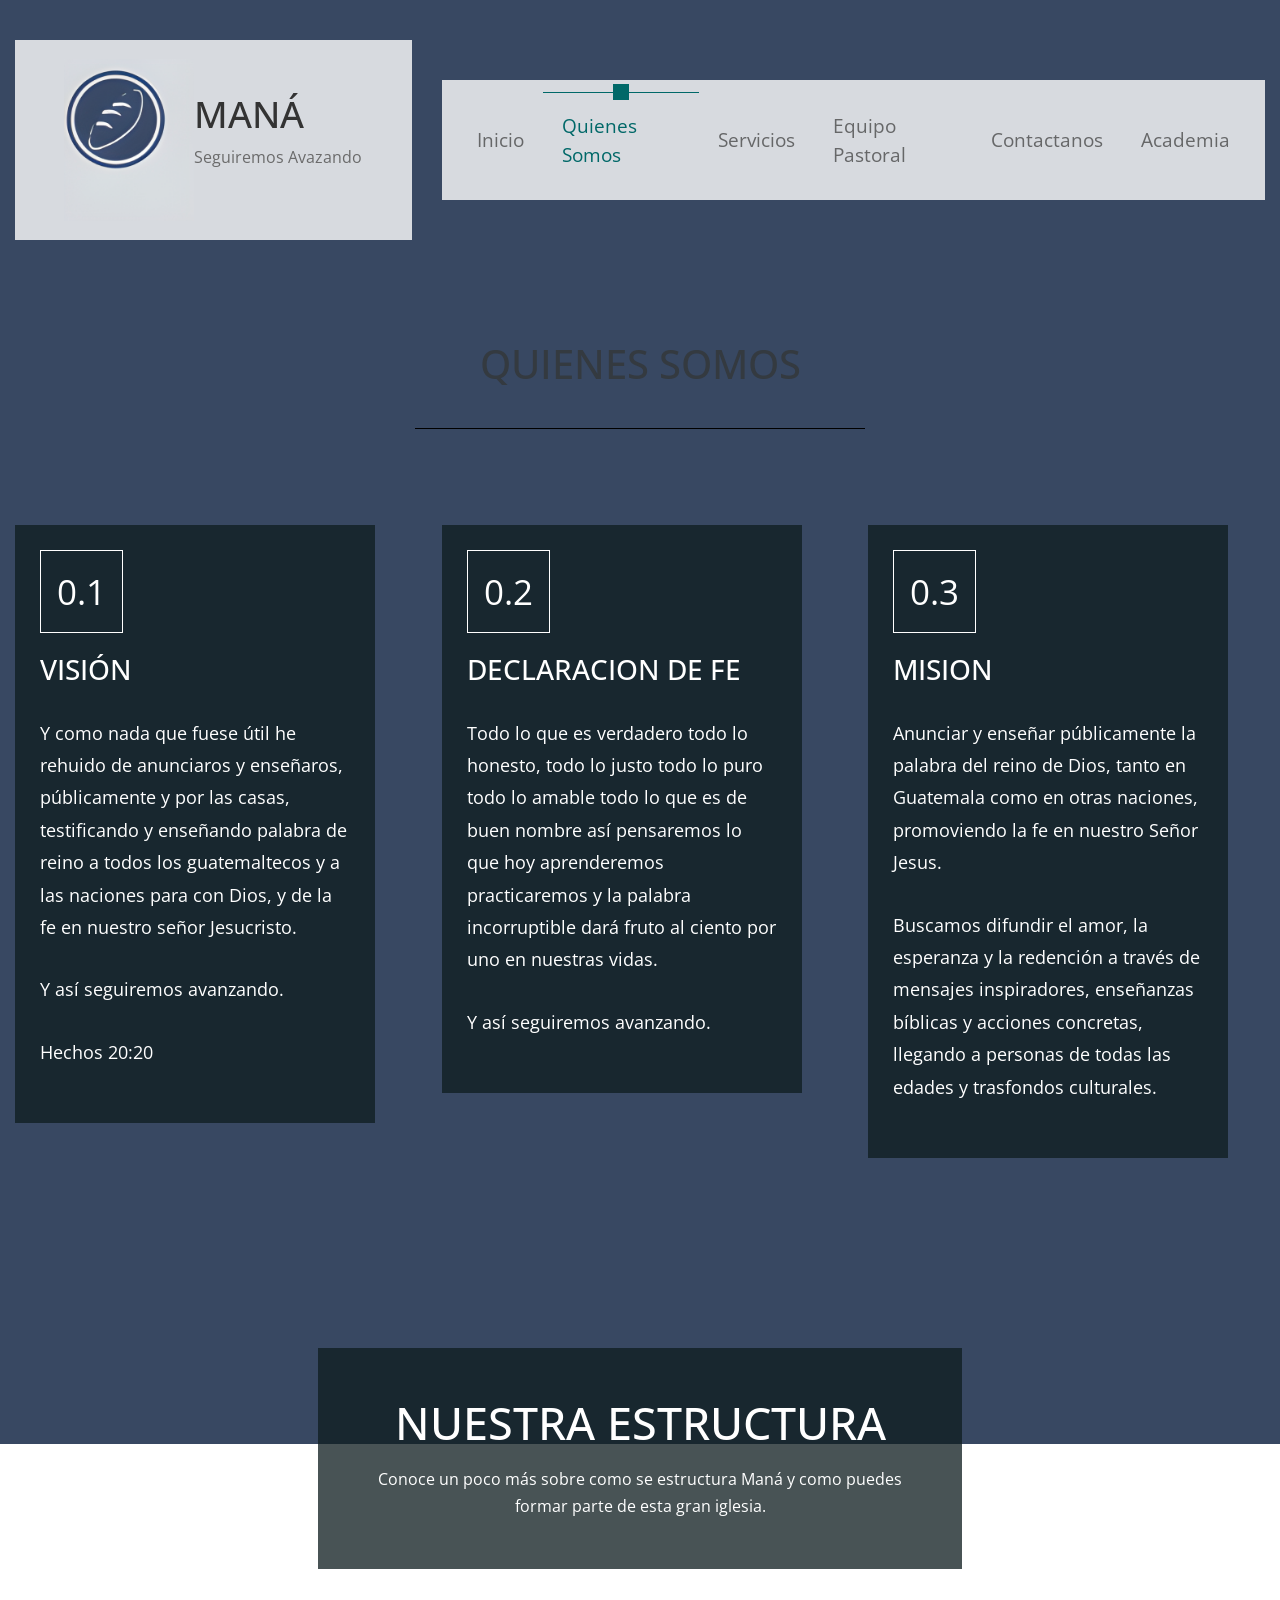
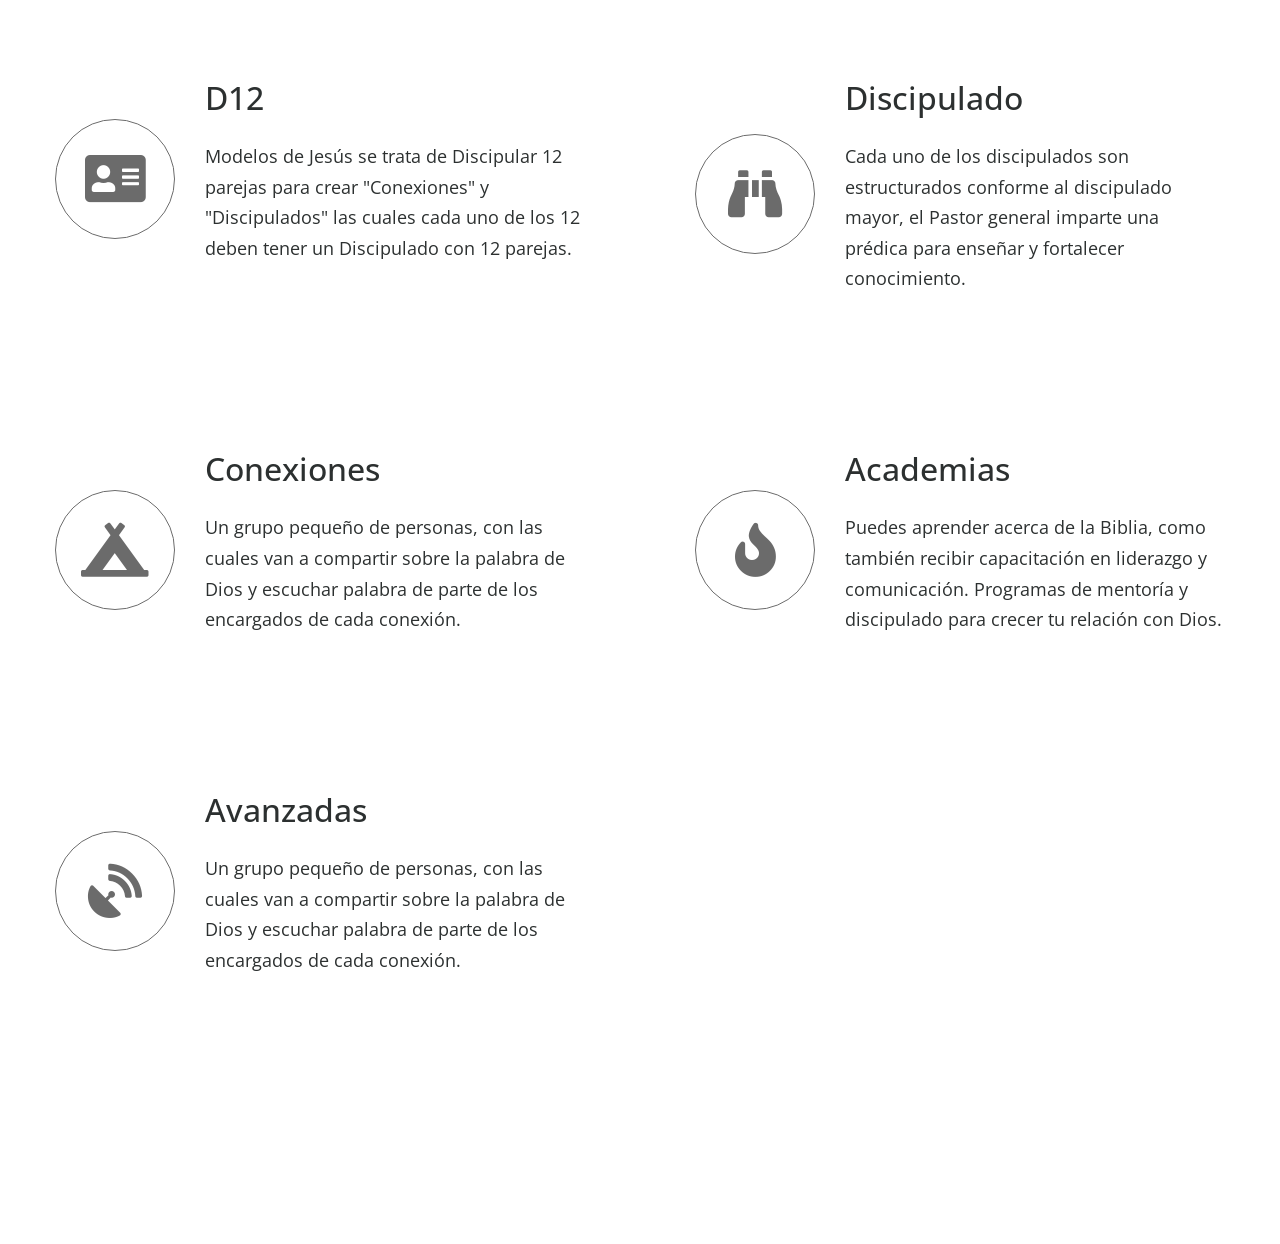
<file: Mana/ministeriomana.github.io-principal/about.html>
<!DOCTYPE html>
<html lang="en">
  <head>
    <meta charset="UTF-8" />
    <meta name="viewport" content="width=device-width, initial-scale=1.0" />
    <meta http-equiv="X-UA-Compatible" content="ie=edge" />
    <title>Maná - Quienes Somos</title>
    <link rel="ico" href="logo.ico">

    <link rel="stylesheet" href="https://fonts.googleapis.com/css?family=Open+Sans:400,600" />
    <link rel="stylesheet" href="css/all.min.css" />
    <link rel="stylesheet" href="css/bootstrap.min.css" />
    <link rel="stylesheet" href="css/templatemo-style.css" />
  </head>
  <body id="aboutPage">
    <div class="parallax-window" data-parallax="scroll" data-image-src="img/bg-01.jpg">
      <div class="container-fluid">
        <div class="row tm-brand-row">
          <div class="col-lg-4 col-11">
            <div class="tm-brand-container tm-bg-white-transparent">
              <img src="img/Logo.png" alt="Logo" class="tm-brand-img" width="130"  />
              <div class="tm-brand-texts">
                <h1 class="text-uppercase tm-brand-name">Maná</h1>
                <p class="small">Seguiremos Avazando</p>
              </div>
            </div>
          </div>
          <div class="col-lg-8 col-1">
            <div class="tm-nav">
              <nav class="navbar navbar-expand-lg navbar-light tm-bg-white-transparent tm-navbar">
                <button
                  class="navbar-toggler"
                  type="button"
                  data-toggle="collapse"
                  data-target="#navbarNav"
                  aria-controls="navbarNav"
                  aria-expanded="false"
                  aria-label="Toggle navigation">
                  <span class="navbar-toggler-icon"></span>
                </button>
                <div class="collapse navbar-collapse" id="navbarNav">
                  <ul class="navbar-nav">
                    <li class="nav-item">
                      <div class="tm-nav-link-highlight"></div>
                      <a class="nav-link" href="index.html"
                        >Inicio</a
                      >
                    </li>
                    <li class="nav-item green-highlight active">
                      <div class="tm-nav-link-highlight"></div>
                      <a class="nav-link" href="#">Quienes Somos <span class="sr-only">(current)</span></a>
                    </li>
                    <li class="nav-item">
                      <div class="tm-nav-link-highlight"></div>
                      <a class="nav-link" href="services.html">Servicios</a>
                    </li>
                    <li class="nav-item">
                      <div class="tm-nav-link-highlight"></div>
                      <a class="nav-link" href="testimonials.html">Equipo Pastoral</a>
                    </li>
                    <li class="nav-item">
                      <div class="tm-nav-link-highlight"></div>
                      <a class="nav-link" href="contact.html">Contactanos</a>
                    </li>
                    <li class="nav-item">
                      <div class="tm-nav-link-highlight"></div>
                      <a class="nav-link" href="academia.html">Academia</a>
                    </li>
                  </ul>
                </div>
              </nav>
            </div>
          </div>
        </div>

        <!-- About -->
        <section class="row" id="tmAbout">
          <header class="col-12 tm-about-header">
            <h2 class="text-uppercase text-center text-dark tm-about-page-title">Quienes Somos</h2>
            <hr class="tm-about-title-hr">
          </header>
          <div class="col-lg-4">
            <div class="tm-bg-black-transparent tm-about-box">
              <div class="tm-about-number-container">0.1</div>              
              <h3 class="tm-about-name">Visión</h3>
              <p class="tm-about-description">
                Y como nada que fuese útil he rehuido de anunciaros y enseñaros, públicamente y por las casas, testificando y enseñando palabra de reino a todos los guatemaltecos y a las naciones para con Dios, y de la fe en nuestro señor Jesucristo.
                <p class="tm-about-description">
                Y así seguiremos avanzando.
                </p>
                <p class="tm-about-description">
                Hechos 20:20
                </p>
              </p>
            </div>
          </div>

          <div class="col-lg-4">
            <div class="tm-bg-black-transparent tm-about-box">
              <div class="tm-about-number-container">0.2</div>              
              <h3 class="tm-about-name">Declaracion de Fe</h3>
              <p class="tm-about-description">
                Todo lo que es verdadero todo lo honesto, todo lo justo todo lo puro todo lo amable todo lo que es de buen nombre así pensaremos lo que hoy aprenderemos practicaremos y la palabra incorruptible dará fruto al ciento por uno en nuestras vidas.
                <p class="tm-about-description">
                Y así seguiremos avanzando.
                </p>
              </p>
            </div>
          </div>

          <div class="col-lg-4">
            <div class="tm-bg-black-transparent tm-about-box">
              <div class="tm-about-number-container">0.3</div>              
              <h3 class="tm-about-name">Mision</h3>
              <p class="tm-about-description">
              Anunciar y enseñar públicamente la palabra del reino de Dios, tanto en Guatemala como en otras naciones, promoviendo la fe en nuestro Señor Jesus. 
              <p class="tm-about-description">
              Buscamos difundir el amor, la esperanza y la redención a través de mensajes inspiradores, enseñanzas bíblicas y acciones concretas, llegando a personas de todas las edades y trasfondos culturales.
              </p>
            </p>
            </div>
          </div>
        </section>

        <!-- App Features -->
        <section id="tmAppFeatures">
            <div class="row">
                <header class="col-12 text-center text-white tm-bg-black-transparent p-5 tm-app-header">
                    <h2 class="text-uppercase mb-3 tm-app-feature-header">Nuestra Estructura</h2>
                    <p class="mb-0 small">Conoce un poco más sobre como se estructura Maná y como puedes formar parte de esta gran iglesia.</p>
                </header>
            </div>

            <div class="row">
                <div class="col-lg-6">
                    <div class="tm-bg-white-transparent tm-app-feature-box">
                        <div class="tm-app-feature-icon-container">
                            <i class="fas fa-3x fa-address-card tm-app-feature-icon"></i>
                        </div>
                        <div class="tm-app-feature-description-box">
                            <h3 class="mb-4 tm-app-feature-title">D12</h3>
                            <p class="tm-app-feature-description">Modelos de Jesús se trata de Discipular 12 parejas para crear "Conexiones" y "Discipulados" las cuales cada uno de los 12 deben tener un Discipulado con 12 parejas.</p>
                        </div>
                    </div>
                </div>

                <div class="col-lg-6">
                    <div class="tm-bg-white-transparent tm-app-feature-box">
                        <div class="tm-app-feature-icon-container">
                            <i class="fas fa-3x fa-binoculars tm-app-feature-icon"></i>
                        </div>
                        <div class="tm-app-feature-description-box">
                            <h3 class="mb-4 tm-app-feature-title">Discipulado</h3>
                            <p class="tm-app-feature-description">Cada uno de los discipulados son estructurados conforme al discipulado mayor, el Pastor general imparte una prédica para enseñar y fortalecer conocimiento.</p>
                        </div>
                    </div>
                </div>

                <div class="col-lg-6">
                    <div class="tm-bg-white-transparent tm-app-feature-box">
                        <div class="tm-app-feature-icon-container">
                            <i class="fas fa-3x fa-campground tm-app-feature-icon"></i>
                        </div>
                        <div class="tm-app-feature-description-box">
                            <h3 class="mb-4 tm-app-feature-title">Conexiones</h3>
                            <p class="tm-app-feature-description">Un grupo pequeño de personas, con las cuales van a compartir sobre la palabra de Dios y escuchar palabra de parte de los encargados de cada conexión.</p>
                        </div>
                    </div>
                </div>

                <div class="col-lg-6">
                    <div class="tm-bg-white-transparent tm-app-feature-box">
                        <div class="tm-app-feature-icon-container">
                            <i class="fas fa-3x fa-fire tm-app-feature-icon"></i>
                        </div>
                        <div class="tm-app-feature-description-box">
                            <h3 class="mb-4 tm-app-feature-title">Academias</h3>
                            <p class="tm-app-feature-description">Puedes aprender acerca de la Biblia, como también recibir capacitación en liderazgo y comunicación. Programas de mentoría y discipulado para crecer tu relación con Dios.</p>
                        </div>
                    </div>
                </div>

                <div class="col-lg-6">
                  <div class="tm-bg-white-transparent tm-app-feature-box">
                      <div class="tm-app-feature-icon-container">
                          <i class="fas fa-3x fa-satellite-dish tm-app-feature-icon"></i>
                      </div>
                      <div class="tm-app-feature-description-box">
                          <h3 class="mb-4 tm-app-feature-title">Avanzadas</h3>
                          <p class="tm-app-feature-description">Un grupo pequeño de personas, con las cuales van a compartir sobre la palabra de Dios y escuchar palabra de parte de los encargados de cada conexión.</p>
                      </div>
                  </div>
              </div>
            </div>
          
        </section>

        <!-- Page footer -->
        <footer class="row">
          <p class="col-12 text-white text-center tm-copyright-text">
            Ministerios de Restauracion Mana &copy; Diseñado por
            <a href="" class="tm-copyright-link">Ing. Marroquin </a>
          </p>
        </footer>
      </div>
      <!-- .container-fluid -->
    </div>

    <script src="js/jquery.min.js"></script>
    <script src="js/parallax.min.js"></script>
    <script src="js/bootstrap.min.js"></script>
  </body>
</html>
</file>
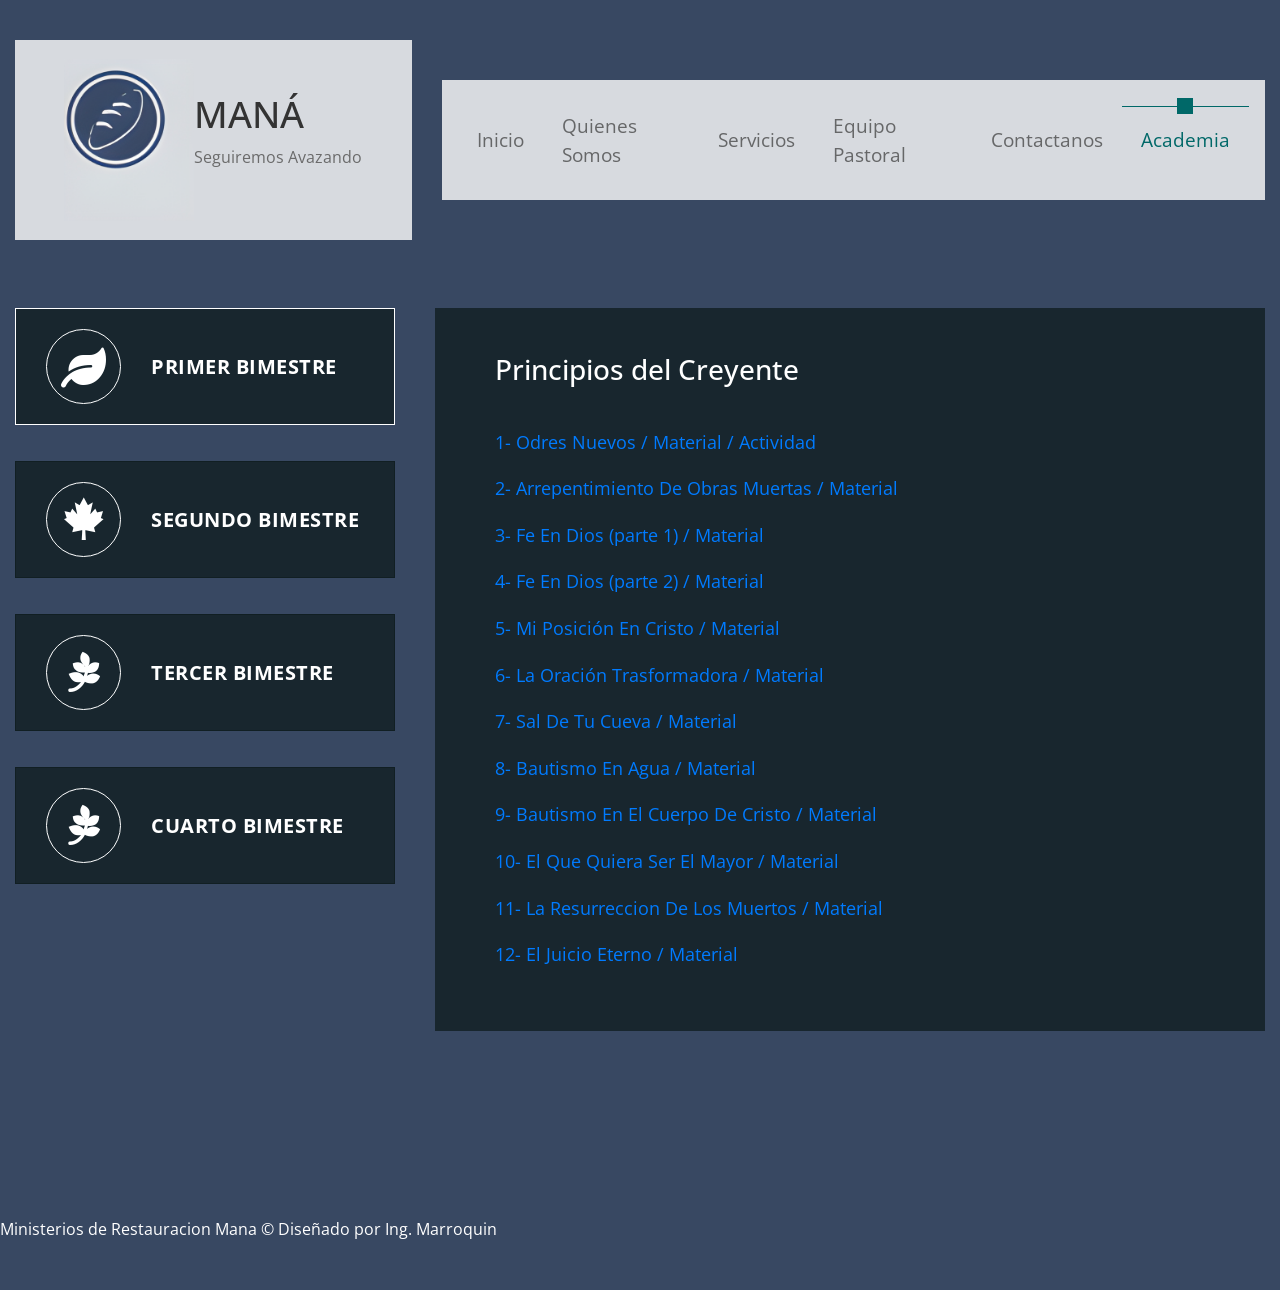
<file: Mana/ministeriomana.github.io-principal/academia.html>
<!DOCTYPE html>
<html lang="en">
  <head>
    <meta charset="UTF-8" />
    <meta name="viewport" content="width=device-width, initial-scale=1.0" />
    <meta http-equiv="X-UA-Compatible" content="ie=edge" />
    <title>Maná - Servicios</title>

    <link rel="stylesheet" href="https://fonts.googleapis.com/css?family=Open+Sans:400,600" />
    <link rel="stylesheet" href="css/all.min.css" />
    <link rel="stylesheet" href="css/bootstrap.min.css" />
    <link rel="stylesheet" href="css/templatemo-style.css" />
  </head>
<!--
Parallo Template
https://templatemo.com/tm-534-parallo
-->
  <body id="servicesPage">
    <div class="parallax-window" data-parallax="scroll" data-image-src="img/bg-01.jpg">
      <div class="container-fluid">
        <div class="row tm-brand-row">
          <div class="col-lg-4 col-11">
            <div class="tm-brand-container tm-bg-white-transparent">
              <img src="img/Logo.png" alt="Logo" class="tm-brand-img" width="130"  />
              <div class="tm-brand-texts">
                <h1 class="text-uppercase tm-brand-name">Maná</h1>
                <p class="small">Seguiremos Avazando</p>
              </div>
            </div>
          </div>
          <div class="col-lg-8 col-1">
            <div class="tm-nav">
              <nav
                class="navbar navbar-expand-lg navbar-light tm-bg-white-transparent tm-navbar">
                <button
                  class="navbar-toggler"
                  type="button"
                  data-toggle="collapse"
                  data-target="#navbarNav"
                  aria-controls="navbarNav"
                  aria-expanded="false"
                  aria-label="Toggle navigation">
                  <span class="navbar-toggler-icon"></span>
                </button>
                <div class="collapse navbar-collapse" id="navbarNav">
                  <ul class="navbar-nav">
                    <li class="nav-item">
                      <div class="tm-nav-link-highlight"></div>
                      <a class="nav-link" href="index.html"
                        >Inicio</a
                      >
                    </li>
                    <li class="nav-item">
                      <div class="tm-nav-link-highlight"></div>
                      <a class="nav-link" href="about.html">Quienes Somos</a>
                    </li>
                    <li class="nav-item">
                      <div class="tm-nav-link-highlight"></div>
                      <a class="nav-link" href="services.html">Servicios</a>
                    </li>
                    <li class="nav-item">
                      <div class="tm-nav-link-highlight"></div>
                      <a class="nav-link" href="testimonials.html">Equipo Pastoral</a>
                    </li>
                    <li class="nav-item">
                      <div class="tm-nav-link-highlight"></div>
                      <a class="nav-link" href="contact.html">Contactanos</a>
                    </li>
                    <li class="nav-item green-highlight active">
                      <div class="tm-nav-link-highlight"></div>
                      <a class="nav-link" href="#"> Academia <span class="sr-only">(current)</span></a>
                    </li>
                  </ul>
                </div>
              </nav>
            </div>
          </div>
        </div>

        <!-- Services header -->
        <section class="row" id="tmServices">
          <div class="col-12">

          </div>  
          <div class="col-12 tm-tabs-container">
              <div class="tm-tab-links">
                    <ul class="tabs clearfix" data-tabgroup="first-tab-group">
                        <li><a href="#tab1" class="active">
                            <div class="icon-wrap"><i class="fas fa-2x fa-leaf"></i></div>
                            Primer Bimestre                        
                        </a></li>
                        <li><a href="#tab2" class="">
                            <div class="icon-wrap"><i class="fab fa-2x fa-canadian-maple-leaf"></i></div>
                            Segundo Bimestre           
                        </a></li>
                        <li><a href="#tab3" class="">
                            <div class="icon-wrap"><i class="fab fa-2x fa-pagelines"></i></div>
                            Tercer Bimestre            
                        </a></li>   
                        </a></li>
                        <li><a href="#tab4" class="">
                            <div class="icon-wrap"><i class="fab fa-2x fa-pagelines"></i></div>
                            Cuarto Bimestre           
                        </a></li>                  
                    </ul>
                </div>  
                <div class="tm-tab-contents">
                    <div id="first-tab-group" class="tabgroup">
                        <div id="tab1">                            
                            <div class="text-content">
                                <h3 class="tm-service-tab-title">Principios del Creyente</h3>
                                <p>
                                  <a href="https://youtu.be/Lf1LthPGPXs" class="tm-services-link">1- Odres Nuevos / </a><a href="https://drive.google.com/drive/folders/1dHq-ydiyRkCQJpWSZjlstr9-ufGC4wCr?usp=sharing" class="tm-services-link">Material / </a><a href="https://kahoot.it/challenge/05251352?challenge-id=121d53b8-b31f-43a2-b1c2-6a764169b3a7_1684920102604" class="tm-services-link">Actividad </a>
                                <p>
                                <p>
                                  <a href="#" class="tm-services-link">2- Arrepentimiento De Obras Muertas / </a><a href="#" class="tm-services-link">Material </a>
                                <p>
                                <p>
                                  <a href="#" class="tm-services-link">3- Fe En Dios (parte 1) / </a><a href="#" class="tm-services-link">Material </a>
                                <p>
                                <p>
                                  <a href="#" class="tm-services-link">4- Fe En Dios (parte 2) / </a><a href="#" class="tm-services-link">Material </a>
                                <p>
                                <p>
                                  <a href="#" class="tm-services-link">5- Mi Posición En Cristo / </a><a href="#" class="tm-services-link">Material </a>
                                <p>
                                <p>
                                <a href="#" class="tm-services-link">6- La Oración Trasformadora / </a><a href="#" class="tm-services-link">Material </a>
                                <p> 
                                <p>
                                <a href="#" class="tm-services-link">7- Sal De Tu Cueva / </a><a href="#" class="tm-services-link">Material </a>
                                <p>
                                <p>
                                <a href="#" class="tm-services-link">8- Bautismo En Agua / </a><a href="#" class="tm-services-link">Material </a>
                                <p>
                                <p>
                                <a href="#" class="tm-services-link">9- Bautismo En El Cuerpo De Cristo / </a><a href="#" class="tm-services-link">Material </a>
                                <p>
                                <p>
                                <a href="#" class="tm-services-link">10- El Que Quiera Ser El Mayor / </a><a href="#" class="tm-services-link">Material </a>
                                <p>                 
                                <p>
                                <a href="#" class="tm-services-link">11- La Resurreccion De Los Muertos / </a><a href="#" class="tm-services-link">Material </a>
                                <p>    
                                <p>
                                <a href="#" class="tm-services-link">12- El Juicio Eterno / </a><a href="#" class="tm-services-link">Material </a>
                            </div>
                        </div>
                        <div id="tab2">
                            <div class="text-content">
                                <h3 class="tm-service-tab-title">Principios De La Vision</h3>
                                <p>
                                  <p>
                                    <a href="#" class="tm-services-link">2- Arrepentimiento De Obras Muertas / </a><a href="#" class="tm-services-link">Material </a>
                                  <p>
                                  <p>
                                    <a href="#" class="tm-services-link">3- Fe En Dios (parte 1) / </a><a href="#" class="tm-services-link">Material </a>
                                  <p>
                                  <p>
                                    <a href="#" class="tm-services-link">4- Fe En Dios (parte 2) / </a><a href="#" class="tm-services-link">Material </a>
                                  <p>
                                  <p>
                                    <a href="#" class="tm-services-link">5- Mi Posición En Cristo / </a><a href="#" class="tm-services-link">Material </a>
                                  <p>
                                  <p>
                                  <a href="#" class="tm-services-link">6- La Oración Trasformadora / </a><a href="#" class="tm-services-link">Material </a>
                                  <p> 
                                  <p>
                            </div>
                        </div>
                        <div id="tab3">
                            <div class="text-content">
                                <h3 class="tm-service-tab-title">Principios del Liderazgo</h3>
                                <p>
                                  <p>
                                    <a href="#" class="tm-services-link">2- Arrepentimiento De Obras Muertas / </a><a href="#" class="tm-services-link">Material </a>
                                  <p>
                                  <p>
                                    <a href="#" class="tm-services-link">3- Fe En Dios (parte 1) / </a><a href="#" class="tm-services-link">Material </a>
                                  <p>
                                  <p>
                                    <a href="#" class="tm-services-link">4- Fe En Dios (parte 2) / </a><a href="#" class="tm-services-link">Material </a>
                                  <p>
                                  <p>
                                    <a href="#" class="tm-services-link">5- Mi Posición En Cristo / </a><a href="#" class="tm-services-link">Material </a>
                                  <p>
                                  <p>
                                  <a href="#" class="tm-services-link">6- La Oración Trasformadora / </a><a href="#" class="tm-services-link">Material </a>
                                  <p> 
                                  <p>
                            </div>
                        </div>
                        <div id="tab4">
                          <div class="text-content">
                              <h3 class="tm-service-tab-title">Principios del Exito</h3>
                              <p>
                                <p>
                                  <a href="#" class="tm-services-link">2- Arrepentimiento De Obras Muertas / </a><a href="#" class="tm-services-link">Material </a>
                                <p>
                                <p>
                                  <a href="#" class="tm-services-link">3- Fe En Dios (parte 1) / </a><a href="#" class="tm-services-link">Material </a>
                                <p>
                                <p>
                                  <a href="#" class="tm-services-link">4- Fe En Dios (parte 2) / </a><a href="#" class="tm-services-link">Material </a>
                                <p>
                                <p>
                                  <a href="#" class="tm-services-link">5- Mi Posición En Cristo / </a><a href="#" class="tm-services-link">Material </a>
                                <p>
                                <p>
                                <a href="#" class="tm-services-link">6- La Oración Trasformadora / </a><a href="#" class="tm-services-link">Material </a>
                                <p> 
                                <p>
                          </div>
                      </div>
                    </div>
                </div>
          </div> 

        <!-- Page footer -->
        <footer class="row">
          <p class="col-12 text-white text-center tm-copyright-text">
            Ministerios de Restauracion Mana &copy; Diseñado por
            <a href="" class="tm-copyright-link">Ing. Marroquin </a>
          </p>
        </footer>
      </div>
      <!-- .container-fluid -->
    </div>

    <script src="js/jquery.min.js"></script>
    <script src="js/parallax.min.js"></script>
    <script src="js/bootstrap.min.js"></script>
    <script>
        $(function(){
            $('.tabgroup > div').hide();
            $('.tabgroup > div:first-of-type').show();  
            $('.tabs a').click(function(e){
              e.preventDefault();
              var $this = $(this),
                  tabgroup = '#'+$this.parents('.tabs').data('tabgroup'),
                  others = $this.closest('li').siblings().children('a'),
                  target = $this.attr('href');
              others.removeClass('active');
              $this.addClass('active');
              $(tabgroup).children('div').hide();
              $(target).show();

              // Scroll to tab content (for mobile)
              if($(window).width() < 992) {
                  $('html, body').animate({
                      scrollTop: $("#first-tab-group").offset().top
                  }, 200);    
              }              
            })  
        });
        
    </script>
  </body>
</html>
</file>
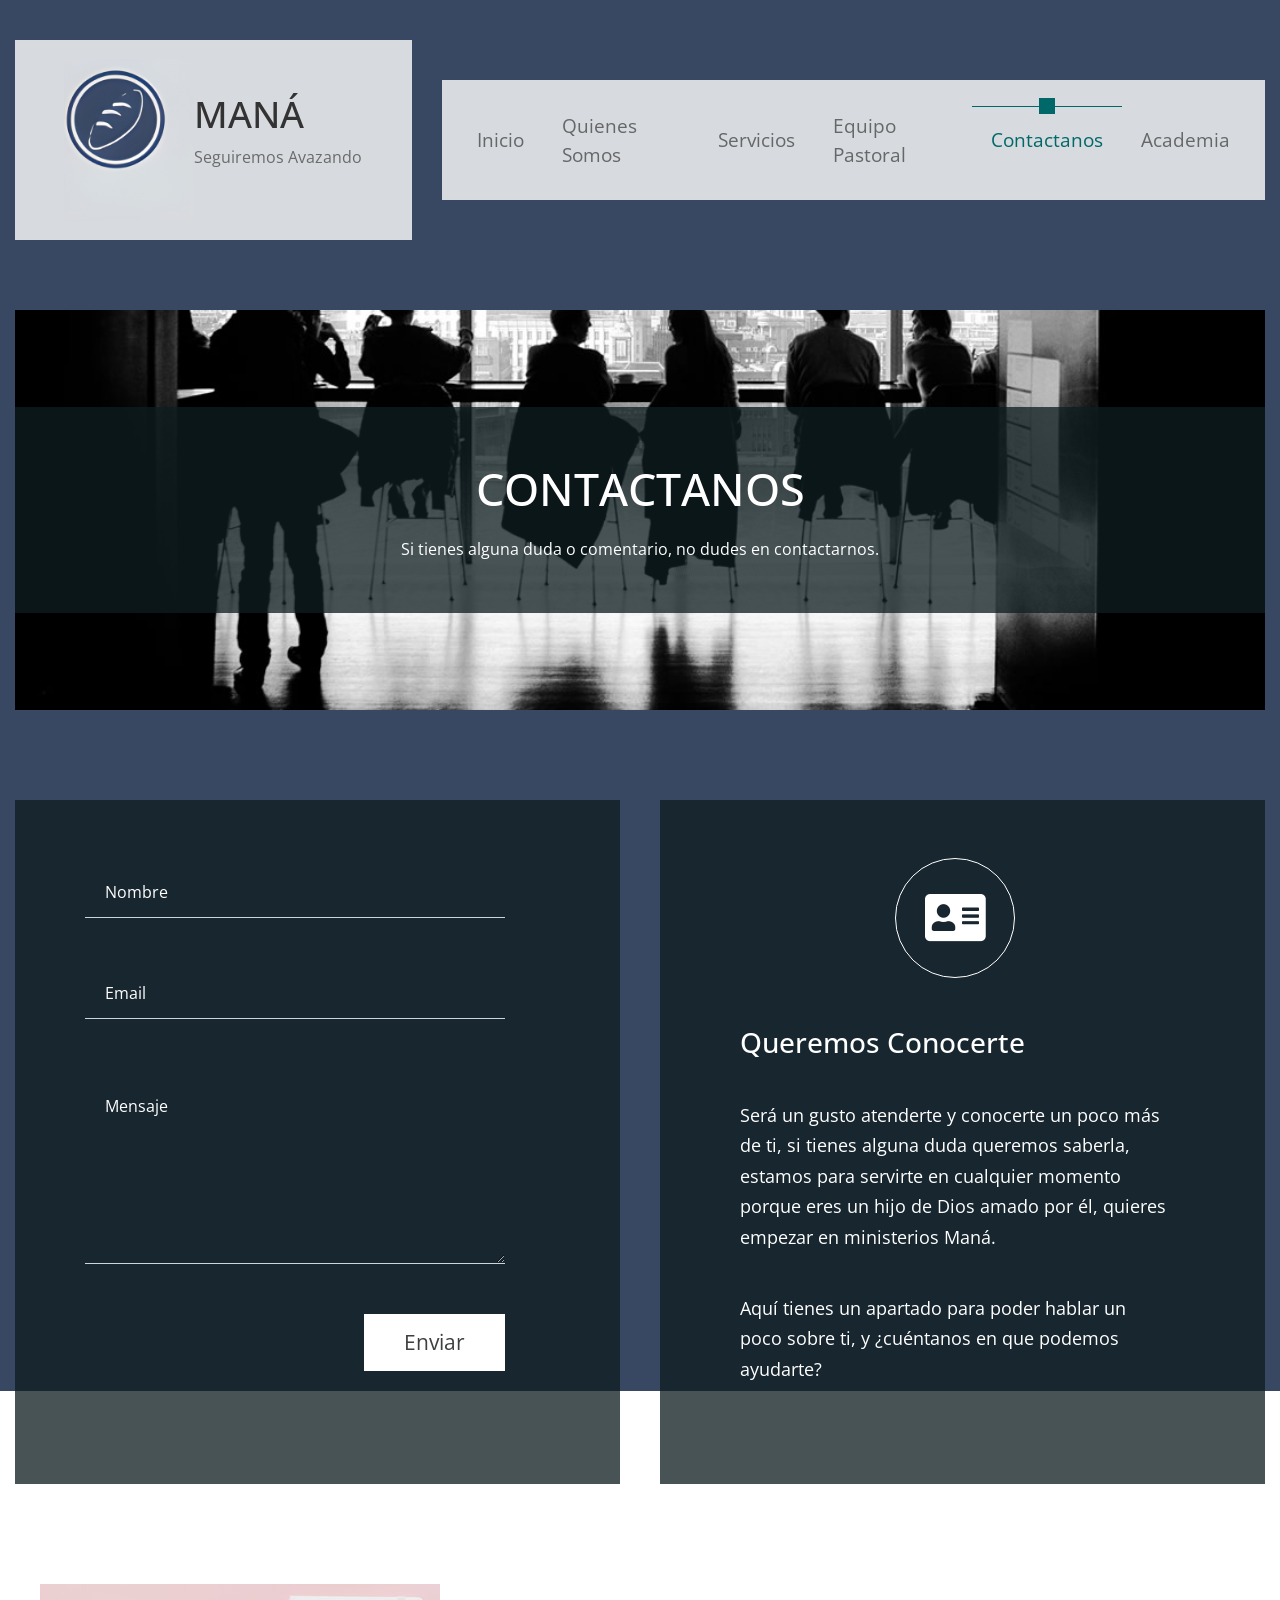
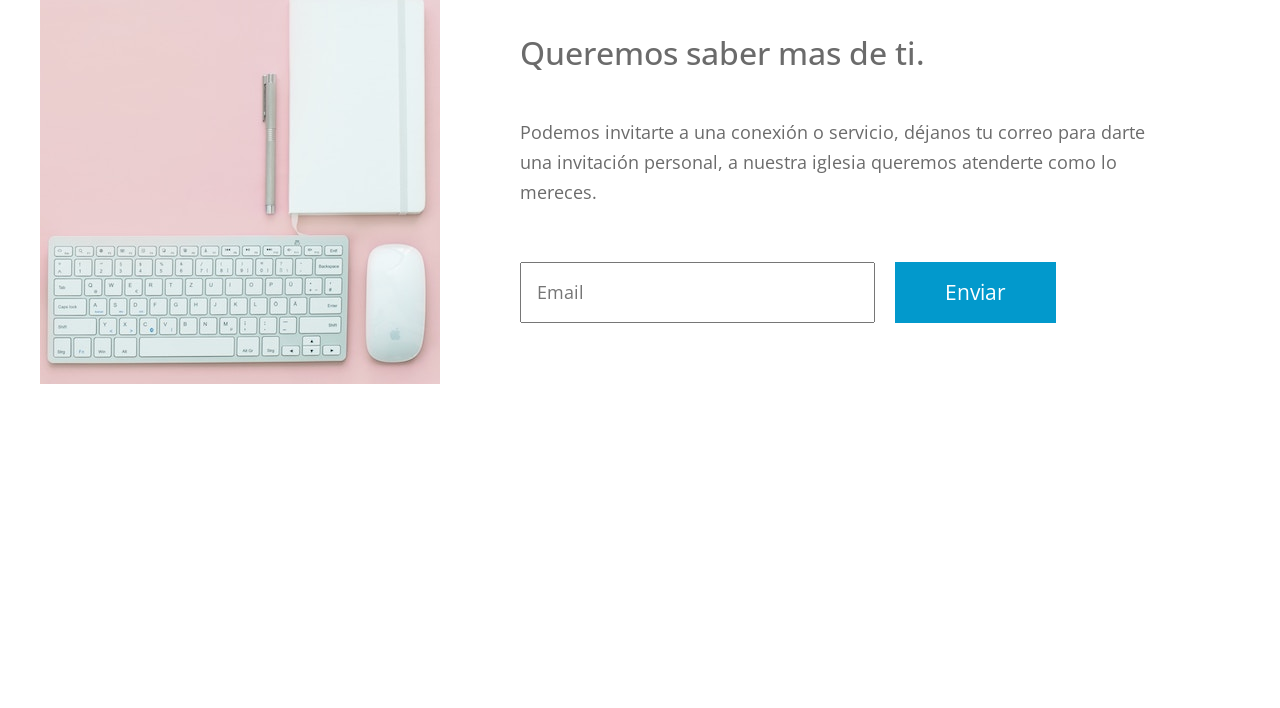
<file: Mana/ministeriomana.github.io-principal/contact.html>
<!DOCTYPE html>
<html lang="en">
  <head>
    <meta charset="UTF-8" />
    <meta name="viewport" content="width=device-width, initial-scale=1.0" />
    <meta http-equiv="X-UA-Compatible" content="ie=edge" />
    <title>Maná - Contactanos</title>

    <link rel="stylesheet" href="https://fonts.googleapis.com/css?family=Open+Sans:400,600" />
    <link rel="stylesheet" href="css/all.min.css" />
    <link rel="stylesheet" href="css/bootstrap.min.css" />
    <link rel="stylesheet" type="text/css" href="slick/slick.css"/>    
    <link rel="stylesheet" type="text/css" href="slick/slick-theme.css"/>
    <link rel="stylesheet" href="css/templatemo-style.css" />
  </head>
<!--
Parallo Template
https://templatemo.com/tm-534-parallo
-->
  <body id="servicesPage">
    <div class="parallax-window" data-parallax="scroll" data-image-src="img/bg-01.jpg">
      <div class="container-fluid">
        <div class="row tm-brand-row">
          <div class="col-lg-4 col-11">
            <div class="tm-brand-container tm-bg-white-transparent">
              <img src="img/Logo.png" alt="Logo" class="tm-brand-img" width="130"  />
              <div class="tm-brand-texts">
                <h1 class="text-uppercase tm-brand-name">Maná</h1>
                <p class="small">Seguiremos Avazando</p>
              </div>
            </div>
          </div>
          <div class="col-lg-8 col-1">
            <div class="tm-nav">
              <nav class="navbar navbar-expand-lg navbar-light tm-bg-white-transparent tm-navbar">
                <button
                  class="navbar-toggler"
                  type="button"
                  data-toggle="collapse"
                  data-target="#navbarNav"
                  aria-controls="navbarNav"
                  aria-expanded="false"
                  aria-label="Toggle navigation">
                  <span class="navbar-toggler-icon"></span>
                </button>
                <div class="collapse navbar-collapse" id="navbarNav">
                  <ul class="navbar-nav">
                    <li class="nav-item">
                      <div class="tm-nav-link-highlight"></div>
                      <a class="nav-link" href="index.html">Inicio</a>
                    </li>
                    <li class="nav-item">
                      <div class="tm-nav-link-highlight"></div>
                      <a class="nav-link" href="about.html">Quienes Somos</a>
                    </li>
                    <li class="nav-item">
                      <div class="tm-nav-link-highlight"></div>
                      <a class="nav-link" href="services.html">Servicios</a>
                    </li>
                    <li class="nav-item">
                      <div class="tm-nav-link-highlight"></div>
                      <a class="nav-link" href="testimonials.html">Equipo Pastoral</a>
                    </li>
                    <li class="nav-item green-highlight active">
                      <div class="tm-nav-link-highlight"></div>
                      <a class="nav-link" href="#">Contactanos <span class="sr-only">(current)</span></a>
                    </li>
                    <li class="nav-item">
                      <div class="tm-nav-link-highlight"></div>
                      <a class="nav-link" href="academia.html">Academia</a>
                    </li>
                  </ul>
                </div>
              </nav>
            </div>
          </div>
        </div>

        <!-- Testimonials header -->
        <section class="row" id="tmServices">
          <div class="col-12">
            <div class="parallax-window tm-services-parallax-header tm-testimonials-parallax-header"
                 data-parallax="scroll"
                 data-z-index="101"
                 data-image-src="img/people.jpg">

                 <div class="tm-bg-black-transparent text-center tm-services-header tm-testimonials-header">
                    <h2 class="text-uppercase tm-services-page-title tm-testimonials-page-title">Contactanos</h2>
                    <p class="tm-services-description mb-0 small">
                      Si tienes alguna duda o comentario, no dudes en contactarnos.
                    </p>
                </div>
            </div>
          </div>   
        </section>

        <section class="row tm-contact-row">
            <div class="col-lg-6 tm-contact-col-left">
                <form action="#" method="POST" id="tmContactForm" class="tm-bg-black-transparent tm-contact-form">
                  <div class="form-group">
                    <input type="text" id="contact_name" name="contact_name" class="form-control rounded-0 border-top-0 border-right-0 border-left-0" placeholder="Nombre" required="">
                  </div>
                  <div class="form-group">
                    <input type="email" id="contact_email" name="contact_email" class="form-control rounded-0 border-top-0 border-right-0 border-left-0" placeholder="Email" required="">
                  </div>
                  <div class="form-group">
                    <textarea rows="6" id="contact_message" name="contact_message" class="form-control rounded-0 border-top-0 border-right-0 border-left-0" placeholder="Mensaje" required=""></textarea>
                  </div>
                  <div class="text-right">
                    <button type="submit" class="btn btn-primary tm-btn-submit rounded-0">
                      Enviar
                    </button>
                  </div>
                </form>
            </div>
            <div class="col-lg-6 tm-contact-col-right">
                <div class="tm-bg-black-transparent tm-contact-text">
                            
                    <i class="mx-auto mb-5 fas fa-3x fa-address-card tm-app-feature-icon"></i>
                    
                    <h3 class="tm-service-tab-title">Queremos Conocerte</h3>
                    <p class="tm-service-tab-p">
                      Será un gusto atenderte y conocerte un poco más de ti, si tienes alguna duda queremos saberla, estamos para servirte en cualquier momento porque eres un hijo de Dios amado por él, quieres empezar en ministerios Maná.
                    </p>                            
                    <p class="mb-0">
                      Aquí tienes un apartado para poder hablar un poco sobre ti, y ¿cuéntanos en que podemos ayudarte?
                    </p>
                </div>
            </div>
        </section>

        <!-- Call to Action -->
        <section class="row tm-testimonials-cta" id="tmCallToAction">
          <div class="col-12 tm-call-to-action-col">
            <img src="img/call-to-action-3.jpg" alt="Image" class="img-fluid tm-call-to-action-image" />
            <div class="tm-bg-white tm-call-to-action-text">
              <h2 class="tm-call-to-action-title">Queremos saber mas de ti.</h2>
              <p class="tm-call-to-action-description">
                Podemos invitarte a una conexión o servicio, déjanos tu correo para darte una invitación personal, a nuestra iglesia queremos atenderte como lo mereces.
              </p>
              <form action="#" method="get" class="tm-call-to-action-form">                
                <input name="email" type="email" class="tm-email-input" id="email" placeholder="Email" />
                <button type="submit" class="btn btn-secondary">Enviar</button>
              </form>
            </div>
          </div>
        </section>

        <!-- Page footer -->
        <footer class="row">
          <p class="col-12 text-white text-center tm-copyright-text">
            Ministerios de Restauracion Mana &copy; Diseñado por
            <a href="" class="tm-copyright-link">Ing. Marroquin </a>
          </p>
        </footer>
      </div>
      <!-- .container-fluid -->
    </div>

    <script src="js/jquery.min.js"></script>
    <script src="js/parallax.min.js"></script>
    <script src="js/bootstrap.min.js"></script>
    <script src="slick/slick.min.js"></script>
    <script>
        $(function(){
            $('.tabgroup > div').hide();
            $('.tabgroup > div:first-of-type').show();  
            $('.tabs a').click(function(e){
              e.preventDefault();
              var $this = $(this),
                  tabgroup = '#'+$this.parents('.tabs').data('tabgroup'),
                  others = $this.closest('li').siblings().children('a'),
                  target = $this.attr('href');
              others.removeClass('active');
              $this.addClass('active');
              $(tabgroup).children('div').hide();
              $(target).show();

              // Scroll to tab content (for mobile)
              if($(window).width() < 992) {
                  $('html, body').animate({
                      scrollTop: $("#first-tab-group").offset().top
                  }, 200);    
              }              
            })

            $('.tm-carousel').slick({
                dots: true,
                  infinite: false,
                  arrows: false,
                  speed: 300,
                  slidesToShow: 3,
                  slidesToScroll: 2,
                  responsive: [
                    {
                      breakpoint: 1024,
                      settings: {
                          arrows: false,
                        slidesToShow: 2,
                        slidesToScroll: 1,
                        infinite: true,
                        dots: true
                      }
                    },
                    {
                      breakpoint: 600,
                      settings: {
                          arrows: false,
                        slidesToShow: 1,
                        slidesToScroll: 1
                      }
                    },
                    {
                      breakpoint: 480,
                      settings: {
                          arrows: false,
                        slidesToShow: 1,
                        slidesToScroll: 1
                      }
                    }
                    // You can unslick at a given breakpoint now by adding:
                    // settings: "unslick"
                    // instead of a settings object
                  ]
            });  
        });
    </script>
  </body>
</html>
</file>
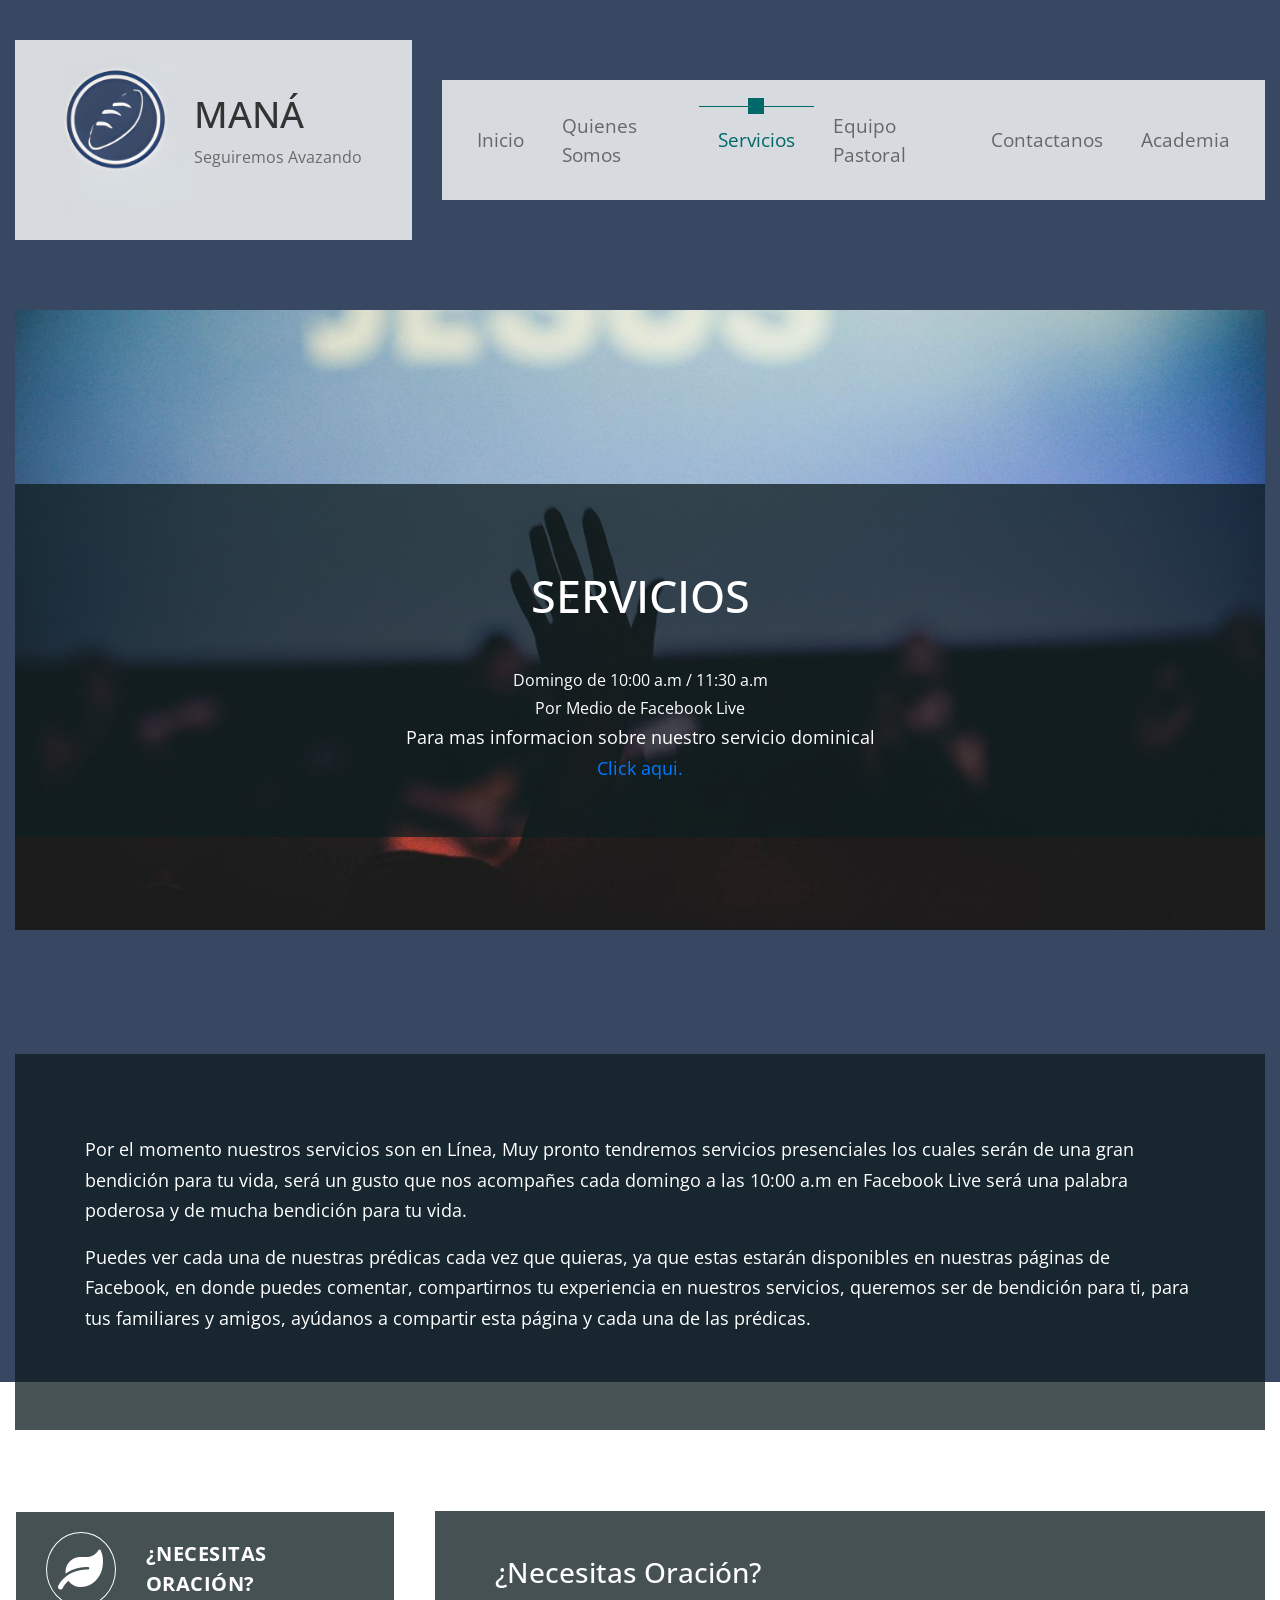
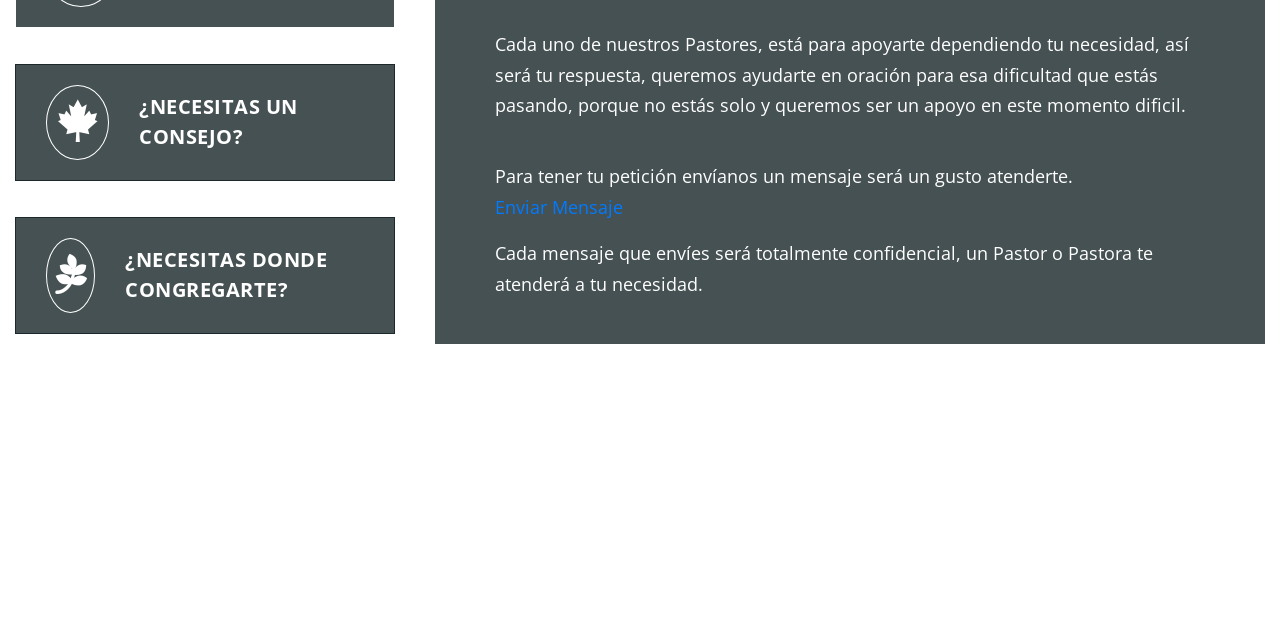
<file: Mana/ministeriomana.github.io-principal/services.html>
<!DOCTYPE html>
<html lang="en">
  <head>
    <meta charset="UTF-8" />
    <meta name="viewport" content="width=device-width, initial-scale=1.0" />
    <meta http-equiv="X-UA-Compatible" content="ie=edge" />
    <title>Maná - Servicios</title>

    <link rel="stylesheet" href="https://fonts.googleapis.com/css?family=Open+Sans:400,600" />
    <link rel="stylesheet" href="css/all.min.css" />
    <link rel="stylesheet" href="css/bootstrap.min.css" />
    <link rel="stylesheet" href="css/templatemo-style.css" />
  </head>
<!--
Parallo Template
https://templatemo.com/tm-534-parallo
-->
  <body id="servicesPage">
    <div class="parallax-window" data-parallax="scroll" data-image-src="img/bg-01.jpg">
      <div class="container-fluid">
        <div class="row tm-brand-row">
          <div class="col-lg-4 col-11">
            <div class="tm-brand-container tm-bg-white-transparent">
              <img src="img/Logo.png" alt="Logo" class="tm-brand-img" width="130"  />
              <div class="tm-brand-texts">
                <h1 class="text-uppercase tm-brand-name">Maná</h1>
                <p class="small">Seguiremos Avazando</p>
              </div>
            </div>
          </div>
          <div class="col-lg-8 col-1">
            <div class="tm-nav">
              <nav
                class="navbar navbar-expand-lg navbar-light tm-bg-white-transparent tm-navbar">
                <button
                  class="navbar-toggler"
                  type="button"
                  data-toggle="collapse"
                  data-target="#navbarNav"
                  aria-controls="navbarNav"
                  aria-expanded="false"
                  aria-label="Toggle navigation">
                  <span class="navbar-toggler-icon"></span>
                </button>
                <div class="collapse navbar-collapse" id="navbarNav">
                  <ul class="navbar-nav">
                    <li class="nav-item">
                      <div class="tm-nav-link-highlight"></div>
                      <a class="nav-link" href="index.html"
                        >Inicio</a
                      >
                    </li>
                    <li class="nav-item">
                      <div class="tm-nav-link-highlight"></div>
                      <a class="nav-link" href="about.html">Quienes Somos</a>
                    </li>
                    <li class="nav-item green-highlight active">
                      <div class="tm-nav-link-highlight"></div>
                      <a class="nav-link" href="#">Servicios <span class="sr-only">(current)</span></a>
                    </li>
                    <li class="nav-item">
                      <div class="tm-nav-link-highlight"></div>
                      <a class="nav-link" href="testimonials.html">Equipo Pastoral</a>
                    </li>
                    <li class="nav-item">
                      <div class="tm-nav-link-highlight"></div>
                      <a class="nav-link" href="contact.html">Contactanos</a>
                    </li>
                    <li class="nav-item">
                      <div class="tm-nav-link-highlight"></div>
                      <a class="nav-link" href="academia.html">Academia</a>
                    </li>
                  </ul>
                </div>
              </nav>
            </div>
          </div>
        </div>

        <!-- Services header -->
        <section class="row" id="tmServices">
          <div class="col-12">
            <div class="parallax-window tm-services-parallax-header"
                 data-parallax="scroll"
                 data-z-index="101"
                 data-image-src="img/coffee-glass.jpg">

                 <div class="tm-bg-black-transparent text-center tm-services-header">
                    <h2 class="text-uppercase tm-services-page-title">Servicios</h2>
                    <p class="tm-services-description mb-0 small">
                        Domingo de 10:00 a.m / 11:30 a.m  <br>
                        Por Medio de Facebook Live<br>
                    <p>
                        Para mas informacion sobre nuestro servicio dominical<br>
                        <a href="https://www.facebook.com/cmarroquinvilleda" class="tm-services-link">Click aqui.</a>   
                    </p>
                </div>
            </div>
          </div>  

          <div class="col-12">
            <div class="tm-bg-black-transparent tm-services-detail-box">
                <p>
                  Por el momento nuestros servicios son en Línea, Muy pronto tendremos servicios presenciales los cuales serán de una gran bendición para tu vida, será un gusto que nos acompañes cada domingo a las 10:00 a.m en Facebook Live será una palabra poderosa y de mucha bendición para tu vida.
                </p>
                <p>
                  Puedes ver cada una de nuestras prédicas cada vez que quieras, ya que estas estarán disponibles en nuestras páginas de Facebook, en donde puedes comentar, compartirnos tu experiencia en nuestros servicios, queremos ser de bendición para ti, para tus familiares y amigos, ayúdanos a compartir esta página y cada una de las prédicas.
                </p>
            </div>
          </div> 

          <div class="col-12 tm-tabs-container">
              <div class="tm-tab-links">
                    <ul class="tabs clearfix" data-tabgroup="first-tab-group">
                        <li><a href="#tab1" class="active">
                            <div class="icon-wrap"><i class="fas fa-2x fa-leaf"></i></div>
                            ¿Necesitas Oración?                        
                        </a></li>
                        <li><a href="#tab2" class="">
                            <div class="icon-wrap"><i class="fab fa-2x fa-canadian-maple-leaf"></i></div>
                            ¿Necesitas un Consejo?             
                        </a></li>
                        <li><a href="#tab3" class="">
                            <div class="icon-wrap"><i class="fab fa-2x fa-pagelines"></i></div>
                            ¿Necesitas donde Congregarte?            
                        </a></li>                    
                    </ul>
                </div>  
                <div class="tm-tab-contents">
                    <div id="first-tab-group" class="tabgroup">
                        <div id="tab1">                            
                            <div class="text-content">
                                <h3 class="tm-service-tab-title">¿Necesitas Oración?</h3>
                                <p class="tm-service-tab-p">Cada uno de nuestros Pastores, está para apoyarte dependiendo tu necesidad, 
                                  así será tu respuesta, queremos ayudarte en oración para esa dificultad 
                                  que estás pasando, porque no estás solo y queremos ser un apoyo en este momento dificil.

                                <p>
                                  Para tener tu petición envíanos un mensaje será un gusto atenderte.<br>
                                  <a href="https://www.facebook.com/RESTAURAIONMANA" class="tm-services-link">Enviar Mensaje</a>
                                </p>                            
                                <p class="mb-0">
                                  Cada mensaje que envíes será totalmente confidencial, un Pastor o Pastora te atenderá a tu necesidad.
                                </p>
                            </div>
                        </div>
                        <div id="tab2">
                            <div class="text-content">
                                <h3 class="tm-service-tab-title">¿Necesitas un Consejo?</h3>
                                <p class="tm-service-tab-p">No sabes qué hacer con esa decisión tan difícil en tu vida, queremos ayudarte, ser un consejero para ti, tenemos testimonios los cuales van a confortar tu alma y te asesoraremos de una manera correcta.                                
                                </p>                            
                                Para tener tu petición envíanos un mensaje será un gusto atenderte.<br>
                                <a href="https://www.facebook.com/RESTAURAIONMANA" class="tm-services-link">Enviar Mensaje</a>
                              </p>                            
                              <p class="mb-0">
                                Cada mensaje que envíes será totalmente confidencial, un Pastor o Pastora te atenderá a tu necesidad.
                              </p>
                            </div>
                        </div>
                        <div id="tab3">
                            <div class="text-content">
                                <h3 class="tm-service-tab-title">¿Necesitas donde Congregarte?</h3>
                                <p class="tm-service-tab-p">Hay una conexión para ti, no importa de donde eres, podemos llegar a predicar a tu hogar, siempre es un privilegio poder compartir un poco de la Palabra de Dios en tu hogar, puedes acompañarnos a una conexión o hacer una conexión en tu hogar para bendecir a más personas de tu entorno. 
                                </p>                            
                                <p class="mb-0">
                                  Podemos crear una conexión con tu familia y amigo, las cuales no son reuniones religiosas, son reuniones en las cuales podemos compartir y escucharte, al igual que enseñarte un poco sobre Dios con diferentes actividades y dinámicas para motivarte.  
                                </p>                            
                                ¿Quieres abrir una conexión?<br>
                                <a href="https://www.facebook.com/RESTAURAIONMANA" class="tm-services-link">Enviar Mensaje</a>
                              </p> 
                                </p>
                            </div>
                        </div>

                    </div>
                </div>

            </div>     
        </section>

        <!-- Page footer -->
        <footer class="row">
          <p class="col-12 text-white text-center tm-copyright-text">
            Ministerios de Restauracion Mana &copy; Diseñado por
            <a href="" class="tm-copyright-link">Ing. Marroquin </a>
          </p>
        </footer>
      </div>
      <!-- .container-fluid -->
    </div>

    <script src="js/jquery.min.js"></script>
    <script src="js/parallax.min.js"></script>
    <script src="js/bootstrap.min.js"></script>
    <script>
        $(function(){
            $('.tabgroup > div').hide();
            $('.tabgroup > div:first-of-type').show();  
            $('.tabs a').click(function(e){
              e.preventDefault();
              var $this = $(this),
                  tabgroup = '#'+$this.parents('.tabs').data('tabgroup'),
                  others = $this.closest('li').siblings().children('a'),
                  target = $this.attr('href');
              others.removeClass('active');
              $this.addClass('active');
              $(tabgroup).children('div').hide();
              $(target).show();

              // Scroll to tab content (for mobile)
              if($(window).width() < 992) {
                  $('html, body').animate({
                      scrollTop: $("#first-tab-group").offset().top
                  }, 200);    
              }              
            })  
        });
        
    </script>
  </body>
</html>
</file>
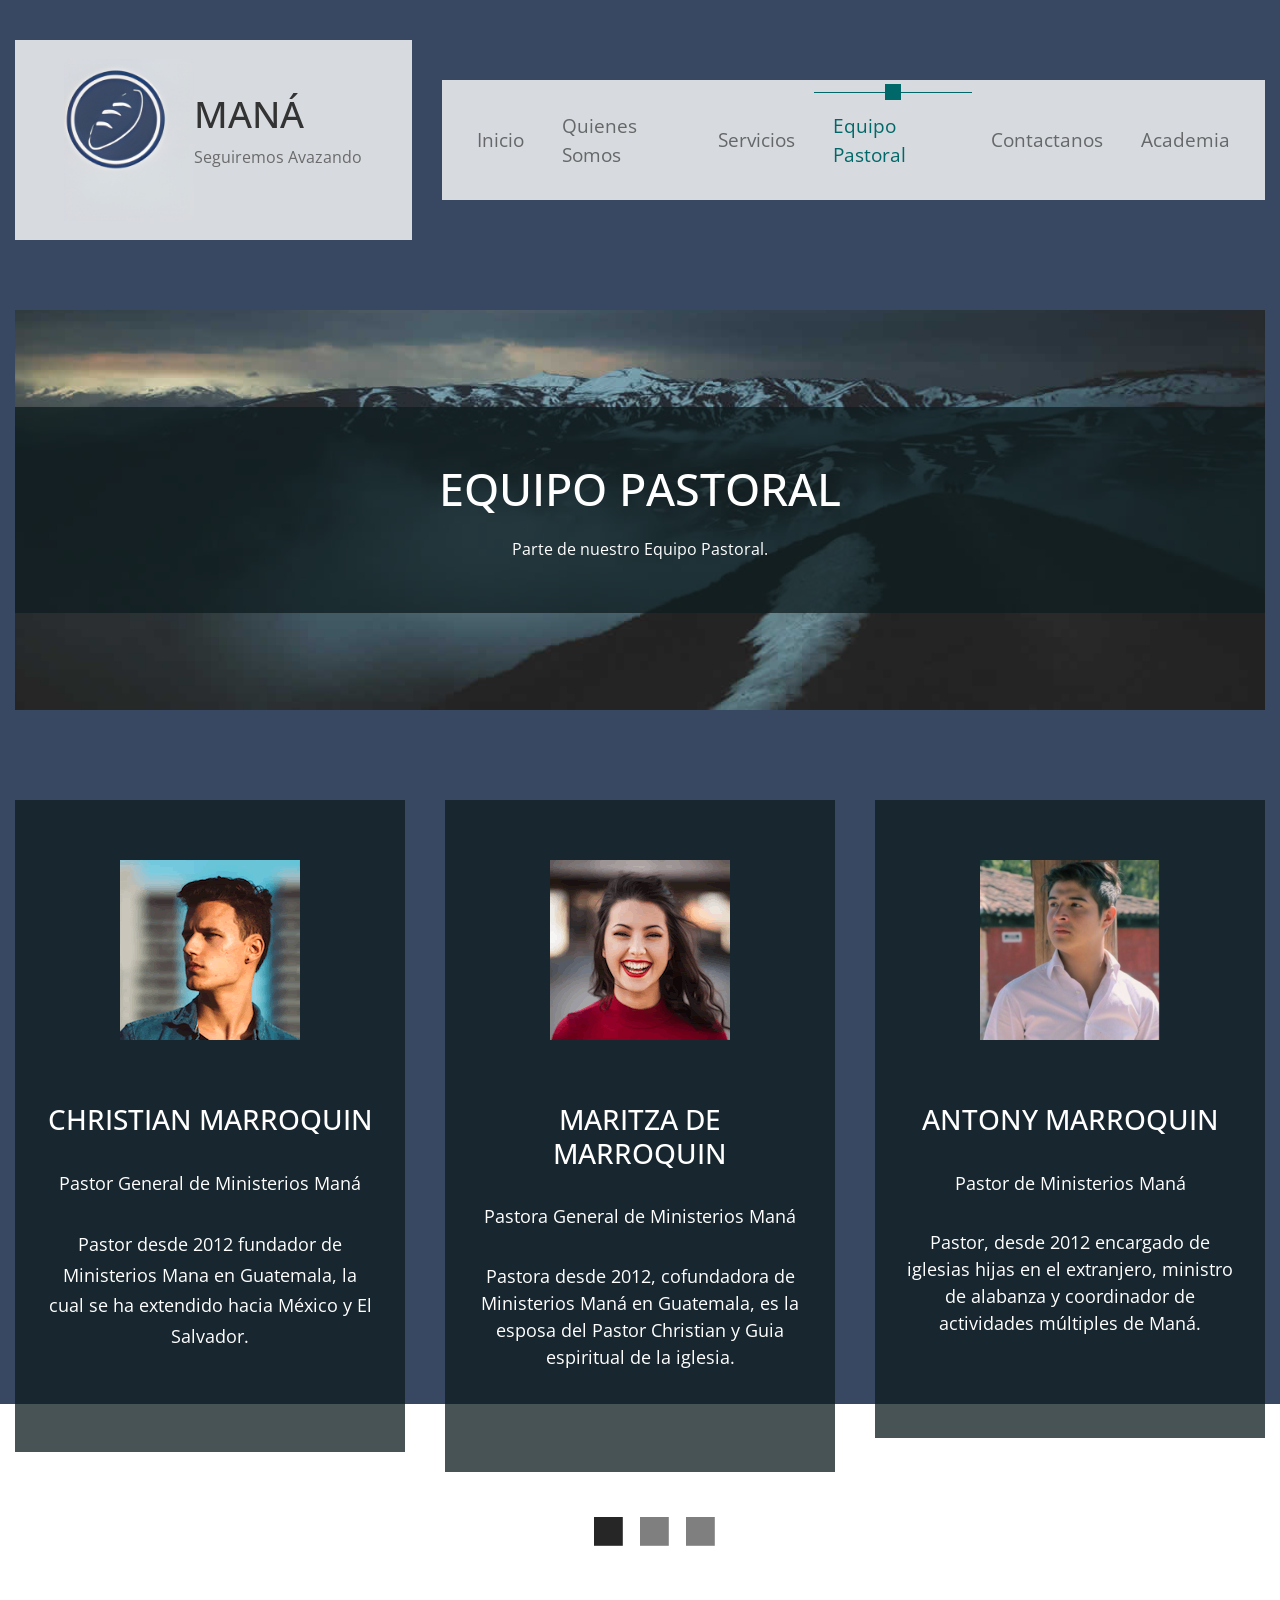
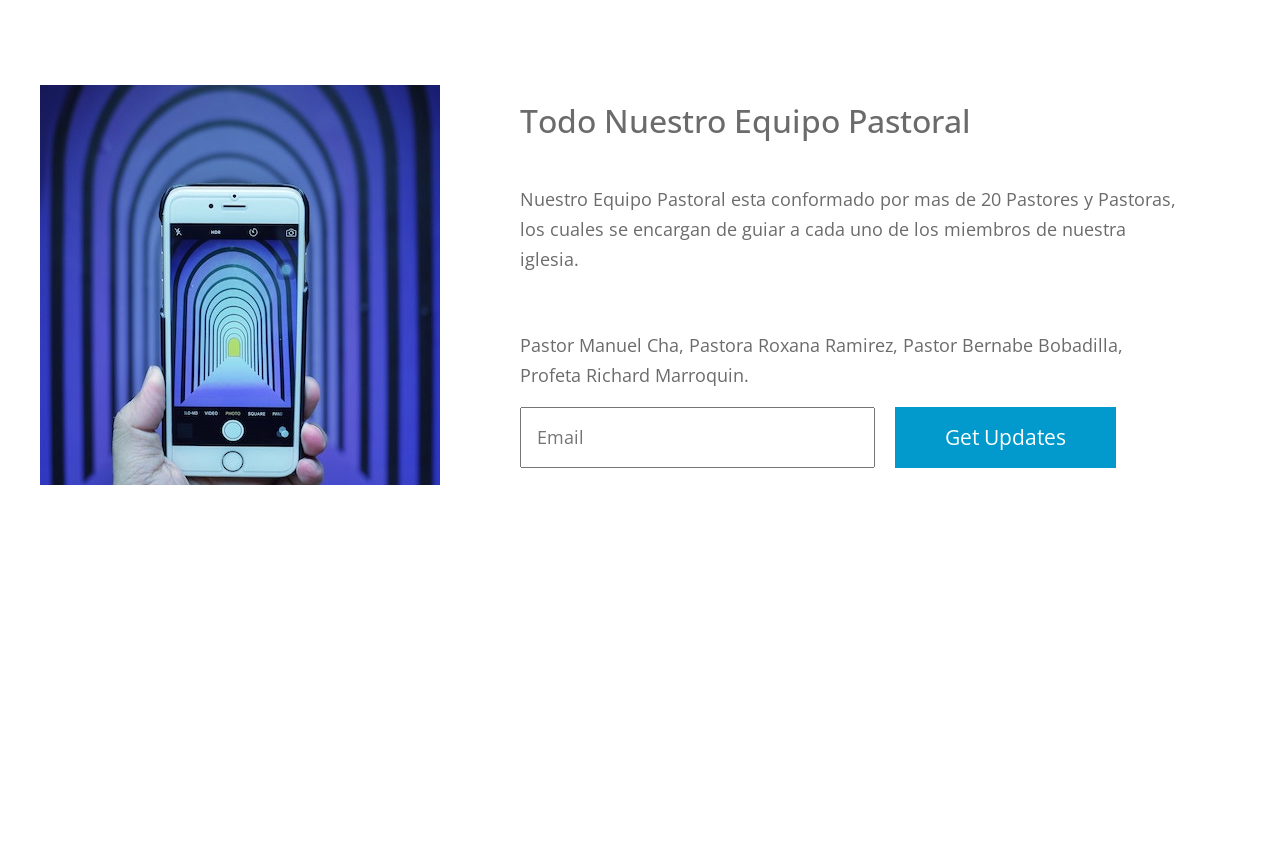
<file: Mana/ministeriomana.github.io-principal/testimonials.html>
<!DOCTYPE html>
<html lang="en">
  <head>
    <meta charset="UTF-8" />
    <meta name="viewport" content="width=device-width, initial-scale=1.0" />
    <meta http-equiv="X-UA-Compatible" content="ie=edge" />
    <title>Maná - Equipo Pastoral</title>

    <link rel="stylesheet" href="https://fonts.googleapis.com/css?family=Open+Sans:400,600" />
    <link rel="stylesheet" href="css/all.min.css" />
    <link rel="stylesheet" href="css/bootstrap.min.css" />
    <link rel="stylesheet" type="text/css" href="slick/slick.css"/>    
    <link rel="stylesheet" type="text/css" href="slick/slick-theme.css"/>
    <link rel="stylesheet" href="css/templatemo-style.css" />
  </head>
<!--
Parallo Template
https://templatemo.com/tm-534-parallo
-->
  <body id="servicesPage">
    <div class="parallax-window" data-parallax="scroll" data-image-src="img/bg-01.jpg">
      <div class="container-fluid">
        <div class="row tm-brand-row">
          <div class="col-lg-4 col-11">
            <div class="tm-brand-container tm-bg-white-transparent">
              <img src="img/Logo.png" alt="Logo" class="tm-brand-img" width="130"  />
              <div class="tm-brand-texts">
                <h1 class="text-uppercase tm-brand-name">Maná</h1>
                <p class="small">Seguiremos Avazando</p>
              </div>
            </div>
          </div>
          <div class="col-lg-8 col-1">
            <div class="tm-nav">
              <nav class="navbar navbar-expand-lg navbar-light tm-bg-white-transparent tm-navbar">
                <button
                  class="navbar-toggler"
                  type="button"
                  data-toggle="collapse"
                  data-target="#navbarNav"
                  aria-controls="navbarNav"
                  aria-expanded="false"
                  aria-label="Toggle navigation">
                  <span class="navbar-toggler-icon"></span>
                </button>
                <div class="collapse navbar-collapse" id="navbarNav">
                  <ul class="navbar-nav">
                    <li class="nav-item">
                      <div class="tm-nav-link-highlight"></div>
                      <a class="nav-link" href="index.html"
                        >Inicio</a
                      >
                    </li>
                    <li class="nav-item">
                      <div class="tm-nav-link-highlight"></div>
                      <a class="nav-link" href="about.html">Quienes Somos</a>
                    </li>
                    <li class="nav-item">
                      <div class="tm-nav-link-highlight"></div>
                      <a class="nav-link" href="services.html">Servicios</a>
                    </li>
                    <li class="nav-item green-highlight active">
                      <div class="tm-nav-link-highlight"></div>
                      <a class="nav-link" href="#">Equipo Pastoral <span class="sr-only">(current)</span></a>
                    </li>
                    <li class="nav-item">
                      <div class="tm-nav-link-highlight"></div>
                      <a class="nav-link" href="contact.html">Contactanos</a>
                    </li>
                    <li class="nav-item">
                      <div class="tm-nav-link-highlight"></div>
                      <a class="nav-link" href="academia.html">Academia</a>
                    </li>
                  </ul>
                </div>
              </nav>
            </div>
          </div>
        </div>

        <!-- Testimonials header -->
        <section class="row" id="tmServices">
          <div class="col-12">
            <div class="parallax-window tm-services-parallax-header tm-testimonials-parallax-header"
                 data-parallax="scroll"
                 data-z-index="101"
                 data-image-src="img/ice-mountain.jpg">

                 <div class="tm-bg-black-transparent text-center tm-services-header tm-testimonials-header">
                    <h2 class="text-uppercase tm-services-page-title tm-testimonials-page-title">Equipo Pastoral</h2>
                    <p class="tm-services-description mb-0 small">
                        Parte de nuestro Equipo Pastoral.   
                    </p>
                </div>
            </div>
          </div>   
        </section>

        <section class="row tm-testimonials-section">
            <div class="col-12 tm-carousel">              
                <div class="tm-bg-black-transparent tm-testimonial-box text-center">                    
                  <div class="tm-person-img-container">
                    <img src="img/person-1.png" alt="Image" class="img-fluid mx-auto"/>
                  </div>              
                  <h3 class="tm-about-name tm-uppercase">Christian Marroquin</h3>
                  <p class="tm-about-description">
                  Pastor General de Ministerios Maná
                  </p>
                  <p>
                  Pastor desde 2012 fundador de Ministerios Mana en Guatemala, la cual se ha extendido hacia México y El Salvador.     
                  </p>

                </div>

                <div class="tm-bg-black-transparent tm-testimonial-box text-center">
                  <div class="tm-person-img-container">
                    <img src="img/person-2.png" alt="Image" class="img-fluid mx-auto"/>
                  </div>              
                  <h3 class="tm-about-name tm-uppercase">Maritza de Marroquin</h3>
                  <p class="tm-about-description">
                  Pastora General de Ministerios Maná
                    </p>
                    Pastora desde 2012, cofundadora de Ministerios Maná en Guatemala, es la esposa del Pastor Christian y Guia espiritual de la iglesia.
                  </p>
                </div>

                <div class="tm-bg-black-transparent tm-testimonial-box text-center">
                  <div class="tm-person-img-container">
                    <img src="img/person-3.png" alt="Image" class="img-fluid mx-auto"/>
                  </div>              
                  <h3 class="tm-about-name tm-uppercase">Antony Marroquin</h3>
                  <p class="tm-about-description">
                  Pastor de Ministerios Maná
                    </p>
                    Pastor, desde 2012 encargado de iglesias hijas en el extranjero, ministro de alabanza y coordinador de actividades múltiples de Maná.
                  </p>
                </div>

                <div class="tm-bg-black-transparent tm-testimonial-box text-center">
                  <div class="tm-person-img-container">
                    <img src="img/person-2.png" alt="Image" class="img-fluid mx-auto"/>
                  </div>              
                  <h3 class="tm-about-name tm-uppercase">Samanta de Bobadilla.</h3>
                  <p class="tm-about-description">
                  Pastora de Ministerios Maná
                  </p>
                    Pastora, desde 2018 encargada de academias a nivel Guatemala junto a la Pastora Sofía reyes, sirve junto a su familia en Ministerios Maná.
                  </p>
                </div>    
                <div class="tm-bg-black-transparent tm-testimonial-box text-center">
                  <div class="tm-person-img-container">
                    <img src="img/person-2.png" alt="Image" class="img-fluid mx-auto"/>
                  </div>              
                  <h3 class="tm-about-name tm-uppercase">Sofía Reyes</h3>
                  <p class="tm-about-description">
                  Pastora de Ministerios Maná
                  </p>
                    Pastora, desde 2018 encargada de academias a nivel Guatemala junto a la Pastora Samanta de Bobadilla, ministra de alabanza.
                  </p>
                </div>

                <div class="tm-bg-black-transparent tm-testimonial-box text-center">
                  <div class="tm-person-img-container">
                    <img src="img/person-2.png" alt="Image" class="img-fluid mx-auto"/>
                  </div>              
                  <h3 class="tm-about-name tm-uppercase">Sofía Ortiz</h3>
                  <p class="tm-about-description">
                  Pastora de Ministerios Maná
                  </p>
                  Pastora, desde 2018 trabaja juntos a los Pastores Generales las "Conexiones" sirve junto a toda familia en Ministerios Maná.  
                  </p>
                </div>          
          </div>
        </section>

        <!-- Call to Action -->
        <section class="row tm-testimonials-cta" id="tmCallToAction">
          <div class="col-12 tm-call-to-action-col">
            <img src="img/call-to-action-2.jpg" alt="Image" class="img-fluid tm-call-to-action-image" />
            <div class="tm-bg-white tm-call-to-action-text">
              <h2 class="tm-call-to-action-title">Todo Nuestro Equipo Pastoral</h2>
              <p class="tm-call-to-action-description">
                Nuestro Equipo Pastoral esta conformado por mas de 20 Pastores y Pastoras, los cuales se encargan de guiar a cada uno de los miembros de nuestra iglesia.
              <p>
              Pastor Manuel Cha,  Pastora Roxana Ramirez, Pastor Bernabe Bobadilla, Profeta Richard Marroquin.       
              </p>
              <form action="#" method="get" class="tm-call-to-action-form">                
                <input name="email" type="email" class="tm-email-input" id="email" placeholder="Email" />
                <button type="submit" class="btn btn-secondary">Get Updates</button>
              </form>
            </div>
          </div>
        </section>

        <!-- Page footer -->
        <footer class="row">
          <p class="col-12 text-white text-center tm-copyright-text">
            Ministerios de Restauracion Mana &copy; Diseñado por
            <a href="" class="tm-copyright-link">Ing. Marroquin </a>
          </p>
        </footer>
      </div>
      <!-- .container-fluid -->
    </div>

    <script src="js/jquery.min.js"></script>
    <script src="js/parallax.min.js"></script>
    <script src="js/bootstrap.min.js"></script>
    <script src="slick/slick.min.js"></script>
    <script>
        $(function(){
            $('.tabgroup > div').hide();
            $('.tabgroup > div:first-of-type').show();  
            $('.tabs a').click(function(e){
              e.preventDefault();
              var $this = $(this),
                  tabgroup = '#'+$this.parents('.tabs').data('tabgroup'),
                  others = $this.closest('li').siblings().children('a'),
                  target = $this.attr('href');
              others.removeClass('active');
              $this.addClass('active');
              $(tabgroup).children('div').hide();
              $(target).show();

              // Scroll to tab content (for mobile)
              if($(window).width() < 992) {
                  $('html, body').animate({
                      scrollTop: $("#first-tab-group").offset().top
                  }, 200);    
              }              
            })

            $('.tm-carousel').slick({
                dots: true,
                  infinite: false,
                  arrows: false,
                  speed: 300,
                  slidesToShow: 3,
                  slidesToScroll: 2,
                  responsive: [
                    {
                      breakpoint: 1024,
                      settings: {
                          arrows: false,
                        slidesToShow: 2,
                        slidesToScroll: 1,
                        infinite: true,
                        dots: true
                      }
                    },
                    {
                      breakpoint: 600,
                      settings: {
                          arrows: false,
                        slidesToShow: 1,
                        slidesToScroll: 1
                      }
                    },
                    {
                      breakpoint: 480,
                      settings: {
                          arrows: false,
                        slidesToShow: 1,
                        slidesToScroll: 1
                      }
                    }
                    // You can unslick at a given breakpoint now by adding:
                    // settings: "unslick"
                    // instead of a settings object
                  ]
            });  
        });
        
    </script>
  </body>
</html>
</file>
<file: MND/styles.css>
:root {
  --pink-main: #ff6f9a;
  --pink-soft: #ffe3ec;
  --pink-strong: #f5467b;
  --cream-bg: #fff7f4;
  --text-main: #3a2c34;
  --text-soft: #7b6b72;
  --radius-lg: 24px;
}

*,
*::before,
*::after {
  box-sizing: border-box;
  margin: 0;
  padding: 0;
}

body {
  font-family: "Poppins", system-ui, -apple-system, BlinkMacSystemFont, "Segoe UI",
    sans-serif;
  background: var(--cream-bg);
  color: var(--text-main);
  line-height: 1.6;
}

/* Layout genérico */

.container {
  width: 100%;
  max-width: 1120px;
  margin: 0 auto;
  padding: 0 1.5rem;
}

/* Topbar */

.topbar {
  position: sticky;
  top: 0;
  z-index: 50;
  background: rgba(255, 247, 244, 0.9);
  backdrop-filter: blur(10px);
  border-bottom: 1px solid rgba(0, 0, 0, 0.03);
}

.topbar-content {
  display: flex;
  align-items: center;
  justify-content: space-between;
  padding: 0.9rem 0;
}

.logo {
  font-weight: 800;
  letter-spacing: 0.12em;
  font-size: 1rem;
}

.logo span {
  color: var(--pink-main);
}

.nav {
  display: flex;
  gap: 1.25rem;
  font-size: 0.9rem;
}

.nav a {
  color: var(--text-soft);
  text-decoration: none;
  font-weight: 500;
  position: relative;
}

.nav a::after {
  content: "";
  position: absolute;
  left: 0;
  bottom: -0.35rem;
  width: 0;
  height: 2px;
  border-radius: 999px;
  background: var(--pink-main);
  transition: width 0.2s ease;
}

.nav a:hover {
  color: var(--pink-main);
}

.nav a:hover::after {
  width: 100%;
}

/* Botón del carrito */

.cart-button {
  position: relative;
  background: transparent;
  border: 2px solid var(--pink-main);
  width: 44px;
  height: 44px;
  border-radius: 50%;
  display: flex;
  align-items: center;
  justify-content: center;
  cursor: pointer;
  color: var(--pink-main);
  transition: background 0.18s ease, color 0.18s ease, transform 0.18s ease;
}

.cart-button:hover {
  background: var(--pink-main);
  color: #fff;
  transform: scale(1.05);
}

.cart-count {
  position: absolute;
  top: -6px;
  right: -6px;
  background: linear-gradient(135deg, var(--pink-main), var(--pink-strong));
  color: #fff;
  font-size: 0.7rem;
  font-weight: 700;
  width: 20px;
  height: 20px;
  border-radius: 50%;
  display: none;
  align-items: center;
  justify-content: center;
  box-shadow: 0 4px 12px rgba(245, 70, 123, 0.4);
  animation: cartBounce 0.4s ease;
}

@keyframes cartBounce {
  0%, 100% {
    transform: scale(1);
  }
  50% {
    transform: scale(1.2);
  }
}

/* HERO */

.hero {
  padding: 3.5rem 0 4rem;
}

.hero-grid {
  display: grid;
  grid-template-columns: minmax(0, 1.2fr) minmax(0, 1fr);
  gap: 3rem;
  align-items: center;
}

.hero-text h1 {
  font-size: clamp(2.2rem, 3.1vw, 2.9rem);
  line-height: 1.15;
  margin-bottom: 1rem;
}

.hero-tag {
  display: inline-block;
  font-size: 0.8rem;
  text-transform: uppercase;
  letter-spacing: 0.15em;
  color: var(--pink-strong);
  font-weight: 700;
  margin-bottom: 0.5rem;
}

.hero-description {
  max-width: 480px;
  color: var(--text-soft);
  margin-bottom: 1.75rem;
}

.hero-actions {
  display: flex;
  flex-wrap: wrap;
  gap: 0.75rem;
}

/* Botones */

.btn {
  display: inline-flex;
  align-items: center;
  justify-content: center;
  padding: 0.7rem 1.4rem;
  border-radius: 999px;
  border: 2px solid transparent;
  font-size: 0.9rem;
  font-weight: 600;
  cursor: pointer;
  text-decoration: none;
  transition: transform 0.18s ease, box-shadow 0.18s ease, background 0.18s ease,
    color 0.18s ease, border-color 0.18s ease;
}

.btn.primary {
  background: linear-gradient(135deg, var(--pink-main), var(--pink-strong));
  color: #fff;
  box-shadow: 0 12px 25px rgba(245, 70, 123, 0.32);
}

.btn.primary:hover {
  transform: translateY(-1px);
  box-shadow: 0 16px 28px rgba(245, 70, 123, 0.4);
}

.btn.ghost {
  background: transparent;
  color: var(--pink-strong);
  border-color: var(--pink-strong);
}

.btn.ghost:hover {
  background: rgba(255, 111, 154, 0.08);
}

.cta-link {
  font-weight: 700;
  color: var(--pink-strong);
  text-decoration: none;
  transition: color 0.18s ease;
}

.cta-link:hover {
  color: #ff4b8c;
}

.whatsapp-link {
  font-size: 0.95rem;
  letter-spacing: 0.02em;
}

/* Phones mockup */

.hero-phones {
  position: relative;
  min-height: 320px;
}

.phone {
  position: absolute;
  border-radius: 32px;
  background: #fff;
  box-shadow: 0 20px 40px rgba(0, 0, 0, 0.08);
  overflow: hidden;
}

.phone-main {
  width: 220px;
  height: 400px;
  right: 10px;
  top: 10px;
}

.phone-secondary {
  width: 150px;
  height: 240px;
}

.phone-left {
  left: 0;
  bottom: 0;
  transform: rotate(-10deg);
}

.phone-right {
  right: 0;
  bottom: -10px;
  transform: rotate(8deg);
}

.phone-header {
  height: 26px;
  padding: 0 10px;
  display: flex;
  align-items: center;
  gap: 4px;
  background: #f6f1f5;
}

.dot {
  width: 7px;
  height: 7px;
  border-radius: 999px;
  background: #e2cbd8;
}

.phone-body {
  padding: 1rem 1.1rem 1.2rem;
  background: radial-gradient(circle at top left, #ffd6e5 0, #fff 45%, #fff 100%);
  height: calc(100% - 26px);
}

.phone-body.small {
  background: linear-gradient(145deg, #ffb3cf, #ffdfeb);
}

.phone-body h3 {
  font-size: 1.1rem;
  margin-bottom: 0.4rem;
}

.phone-body p {
  font-size: 0.8rem;
  color: #70485b;
}

.phone-body.small h4 {
  font-size: 1.1rem;
  margin-bottom: 0.4rem;
}

.chip {
  border: none;
  margin-top: 0.75rem;
  margin-right: 0.3rem;
  padding: 0.3rem 0.7rem;
  border-radius: 999px;
  background: rgba(255, 111, 154, 0.08);
  font-size: 0.7rem;
  color: var(--pink-strong);
}

.card-price {
  margin-top: 1.2rem;
}

.card-price span {
  font-size: 0.75rem;
  color: #8c6c7b;
}

.card-price strong {
  display: block;
  font-size: 1.15rem;
}

/* Secciones genéricas */

.section {
  padding: 3.5rem 0;
}

.section-pink {
  background: var(--pink-soft);
}

.section h2 {
  font-size: 1.7rem;
  margin-bottom: 1rem;
}

.section-intro {
  max-width: 560px;
  margin: 0.3rem auto 2rem;
  color: var(--text-soft);
}

.center {
  text-align: center;
}

/* About */

.two-cols {
  display: grid;
  grid-template-columns: repeat(2, minmax(0, 1fr));
  gap: 2.5rem;
}

.check-list {
  list-style: none;
  margin-top: 0.6rem;
}

.check-list li {
  padding-left: 1.6rem;
  position: relative;
  margin-bottom: 0.5rem;
  color: var(--text-soft);
}

.check-list li::before {
  content: "✔";
  position: absolute;
  left: 0;
  top: 0;
  font-size: 0.85rem;
  color: var(--pink-strong);
}

/* Cards modelos */

.cards-3 {
  display: grid;
  grid-template-columns: repeat(3, minmax(0, 1fr));
  gap: 1.5rem;
  margin-top: 1.8rem;
}

.info-card {
  background: #fff;
  border-radius: var(--radius-lg);
  padding: 1.5rem 1.4rem;
  box-shadow: 0 12px 24px rgba(0, 0, 0, 0.06);
}

.info-card h3 {
  font-size: 1rem;
  margin-bottom: 0.7rem;
}

.info-card p {
  font-size: 0.9rem;
  color: var(--text-soft);
}

/* Menú */

.menu-grid {
  display: grid;
  grid-template-columns: repeat(auto-fit, minmax(240px, 1fr));
  gap: 1.5rem;
  margin-top: 2rem;
}

.menu-card {
  background: #fff;
  border-radius: 32px;
  box-shadow: 0 25px 45px rgba(255, 111, 154, 0.2);
  display: flex;
  flex-direction: column;
  padding: 1.1rem 1.1rem 1.35rem;
  gap: 1rem;
  min-height: 360px;
}

.menu-card img {
  width: 100%;
  height: 200px;
  object-fit: cover;
  border-radius: 24px;
  box-shadow: 0 18px 32px rgba(0, 0, 0, 0.08);
}

.menu-info {
  display: flex;
  flex-direction: column;
  gap: 0.5rem;
  height: 100%;
}

.menu-head {
  display: flex;
  align-items: center;
  justify-content: space-between;
  gap: 0.75rem;
}

.menu-head h3 {
  font-size: 1rem;
}

.menu-price {
  font-weight: 700;
  color: #fff;
  background: linear-gradient(135deg, var(--pink-main), var(--pink-strong));
  padding: 0.25rem 0.85rem;
  border-radius: 999px;
  font-size: 0.85rem;
  box-shadow: 0 8px 16px rgba(245, 70, 123, 0.25);
}

.menu-info p {
  color: var(--text-soft);
  font-size: 0.9rem;
}

/* Canvas grid */

.canvas-grid {
  margin-top: 2.2rem;
  display: grid;
  grid-template-columns: repeat(4, minmax(0, 1fr));
  gap: 1.25rem;
}

.canvas-col {
  background: #fff;
  border-radius: 18px;
  padding: 1.1rem 1rem;
  box-shadow: 0 10px 18px rgba(0, 0, 0, 0.04);
  border-top: 4px solid var(--pink-main);
}

.canvas-col h4 {
  font-size: 0.95rem;
  margin-bottom: 0.6rem;
}

.canvas-col ul {
  list-style: disc;
  padding-left: 1.2rem;
  font-size: 0.85rem;
  color: var(--text-soft);
}

/* CTA */

.section-cta {
  background: radial-gradient(circle at top left, #ffd4e3 0, #ffeaf2 40%, #fff7f4 100%);
}

.cta-box {
  display: flex;
  align-items: center;
  justify-content: space-between;
  gap: 1.5rem;
}

.cta-box h2 {
  margin-bottom: 0.4rem;
}

.cta-box p {
  color: var(--text-soft);
  max-width: 420px;
}

.cta-actions {
  display: flex;
  flex-wrap: wrap;
  gap: 0.75rem;
}

/* Footer */

.footer {
  padding: 1.4rem 0 1.8rem;
  font-size: 0.8rem;
  color: var(--text-soft);
}

.footer-content {
  display: flex;
  justify-content: space-between;
  gap: 1rem;
}

.social-links {
  display: flex;
  gap: 0.9rem;
  font-weight: 600;
}

.social-links a {
  color: var(--pink-strong);
  text-decoration: none;
}

.social-links a:hover {
  text-decoration: underline;
}

.whatsapp-float {
  position: fixed;
  right: 28px;
  bottom: 28px;
  width: 62px;
  height: 62px;
  border-radius: 50%;
  background: linear-gradient(135deg, #25d366, #1ebe57);
  box-shadow: 0 18px 32px rgba(37, 211, 102, 0.35);
  display: flex;
  align-items: center;
  justify-content: center;
  z-index: 100;
  transition: transform 0.18s ease, box-shadow 0.18s ease;
}

.whatsapp-float svg {
  width: 28px;
  height: 28px;
  fill: #fff;
}

.whatsapp-float:hover {
  transform: translateY(-2px);
  box-shadow: 0 24px 36px rgba(37, 211, 102, 0.45);
}

/* Botones "Agregar" en tarjetas de menú */

.add-to-cart {
  width: 100%;
  margin-top: 0.75rem;
  padding: 0.6rem 1rem;
  border: none;
  border-radius: 999px;
  background: linear-gradient(135deg, var(--pink-main), var(--pink-strong));
  color: #fff;
  font-weight: 600;
  font-size: 0.9rem;
  cursor: pointer;
  transition: transform 0.18s ease, box-shadow 0.18s ease;
  box-shadow: 0 10px 20px rgba(245, 70, 123, 0.28);
}

.add-to-cart:hover {
  transform: translateY(-1px);
  box-shadow: 0 14px 24px rgba(245, 70, 123, 0.35);
}

/* Modal de checkout */

.modal {
  display: none;
  position: fixed;
  top: 0;
  left: 0;
  width: 100%;
  height: 100%;
  background: rgba(58, 44, 52, 0.85);
  backdrop-filter: blur(8px);
  z-index: 200;
  align-items: center;
  justify-content: center;
  padding: 1rem;
  overflow-y: auto;
}

.modal-content {
  background: #fff;
  border-radius: 32px;
  max-width: 560px;
  width: 100%;
  padding: 2rem 2.25rem 2.5rem;
  position: relative;
  box-shadow: 0 32px 64px rgba(0, 0, 0, 0.24);
  max-height: 90vh;
  overflow-y: auto;
}

.modal-close {
  position: absolute;
  top: 1.25rem;
  right: 1.5rem;
  background: transparent;
  border: none;
  font-size: 2rem;
  color: var(--text-soft);
  cursor: pointer;
  width: 36px;
  height: 36px;
  display: flex;
  align-items: center;
  justify-content: center;
  border-radius: 50%;
  transition: background 0.18s ease, color 0.18s ease;
}

.modal-close:hover {
  background: var(--pink-soft);
  color: var(--pink-strong);
}

.modal-content h2 {
  font-size: 1.6rem;
  margin-bottom: 1.5rem;
  color: var(--text-main);
}

.modal-content h3 {
  font-size: 1.1rem;
  margin: 1.5rem 0 0.8rem;
  color: var(--text-main);
}

/* Resumen del carrito */

.cart-summary {
  background: var(--pink-soft);
  border-radius: 20px;
  padding: 1.2rem 1.4rem;
  margin-bottom: 1.5rem;
}

.cart-summary h3 {
  font-size: 1rem;
  margin: 0 0 0.8rem;
}

.empty-cart {
  color: var(--text-soft);
  font-size: 0.9rem;
  text-align: center;
  padding: 1rem 0;
}

.cart-list {
  list-style: none;
  padding: 0;
  margin: 0;
}

.cart-item {
  display: flex;
  justify-content: space-between;
  align-items: center;
  padding: 0.75rem 0;
  border-bottom: 1px solid rgba(245, 70, 123, 0.15);
}

.cart-item:last-child {
  border-bottom: none;
}

.cart-item-info {
  flex: 1;
  display: flex;
  flex-direction: column;
  gap: 0.2rem;
}

.cart-item-info strong {
  font-size: 0.9rem;
  color: var(--text-main);
}

.cart-item-price {
  font-size: 0.85rem;
  color: var(--text-soft);
}

.cart-item-controls {
  display: flex;
  align-items: center;
  gap: 0.5rem;
}

.qty-btn {
  width: 28px;
  height: 28px;
  border: none;
  border-radius: 50%;
  background: #fff;
  color: var(--pink-strong);
  font-size: 1.1rem;
  font-weight: 700;
  cursor: pointer;
  display: flex;
  align-items: center;
  justify-content: center;
  transition: background 0.18s ease, transform 0.18s ease;
}

.qty-btn:hover {
  background: var(--pink-main);
  color: #fff;
  transform: scale(1.1);
}

.qty {
  font-weight: 600;
  font-size: 0.9rem;
  min-width: 24px;
  text-align: center;
}

.remove-btn {
  background: transparent;
  border: none;
  font-size: 1.1rem;
  cursor: pointer;
  padding: 0.3rem;
  opacity: 0.6;
  transition: opacity 0.18s ease, transform 0.18s ease;
}

.remove-btn:hover {
  opacity: 1;
  transform: scale(1.15);
}

.cart-total {
  display: flex;
  justify-content: space-between;
  align-items: center;
  margin-top: 0.8rem;
  padding-top: 0.8rem;
  border-top: 2px solid var(--pink-main);
  font-size: 1.1rem;
}

.cart-total strong {
  color: var(--pink-strong);
  font-size: 1.3rem;
}

/* Formulario de pago */

.payment-form {
  margin-top: 1rem;
}

.form-group {
  margin-bottom: 1rem;
}

.form-group label {
  display: block;
  font-size: 0.85rem;
  font-weight: 600;
  margin-bottom: 0.4rem;
  color: var(--text-main);
}

.form-group input,
.form-group textarea {
  width: 100%;
  padding: 0.7rem 0.9rem;
  border: 2px solid rgba(123, 107, 114, 0.2);
  border-radius: 12px;
  font-family: inherit;
  font-size: 0.9rem;
  color: var(--text-main);
  transition: border-color 0.18s ease, box-shadow 0.18s ease;
}

.form-group input:focus,
.form-group textarea:focus {
  outline: none;
  border-color: var(--pink-main);
  box-shadow: 0 0 0 3px rgba(255, 111, 154, 0.12);
}

.form-row {
  display: grid;
  grid-template-columns: 1fr 1fr;
  gap: 0.75rem;
}

/* Métodos de pago */

.payment-methods {
  display: flex;
  flex-direction: column;
  gap: 0.6rem;
  margin-bottom: 1.2rem;
}

.payment-method {
  display: flex;
  align-items: center;
  padding: 0.85rem 1rem;
  border: 2px solid rgba(123, 107, 114, 0.2);
  border-radius: 12px;
  cursor: pointer;
  transition: border-color 0.18s ease, background 0.18s ease;
}

.payment-method:hover {
  background: rgba(255, 111, 154, 0.04);
}

.payment-method input[type="radio"] {
  margin-right: 0.7rem;
  width: 18px;
  height: 18px;
  cursor: pointer;
}

.payment-method input[type="radio"]:checked + span {
  font-weight: 600;
  color: var(--pink-strong);
}

.payment-method:has(input:checked) {
  border-color: var(--pink-main);
  background: rgba(255, 111, 154, 0.08);
}

.card-fields {
  margin-top: 1rem;
}

.btn-block {
  width: 100%;
  margin-top: 1.5rem;
  padding: 0.8rem 1.5rem;
  font-size: 1rem;
}

/* Mensaje de éxito */

.success-message {
  text-align: center;
  padding: 2rem 1rem;
}

.success-icon {
  width: 80px;
  height: 80px;
  border-radius: 50%;
  background: linear-gradient(135deg, #25d366, #1ebe57);
  color: #fff;
  font-size: 3rem;
  display: flex;
  align-items: center;
  justify-content: center;
  margin: 0 auto 1.5rem;
  animation: successPop 0.5s ease;
}

@keyframes successPop {
  0% {
    transform: scale(0);
  }
  50% {
    transform: scale(1.1);
  }
  100% {
    transform: scale(1);
  }
}

.success-message h3 {
  margin: 0 0 0.8rem;
  color: var(--text-main);
}

.success-message p {
  color: var(--text-soft);
  font-size: 0.95rem;
  margin-bottom: 0.5rem;
}

/* Responsivo */

@media (max-width: 900px) {
  .hero-grid {
    grid-template-columns: 1fr;
  }

  .hero-phones {
    order: -1;
    margin-bottom: 1.5rem;
    min-height: 340px;
  }

  .two-cols {
    grid-template-columns: 1fr;
  }

  .cards-3 {
    grid-template-columns: repeat(2, minmax(0, 1fr));
  }

  .canvas-grid {
    grid-template-columns: repeat(2, minmax(0, 1fr));
  }

  .nav {
    display: none; /* para hacerlo simple en móvil, puedes luego agregar menú hamburguesa */
  }

  .cart-button {
    width: 40px;
    height: 40px;
  }
}

@media (max-width: 600px) {
  .cards-3 {
    grid-template-columns: 1fr;
  }

  .canvas-grid {
    grid-template-columns: 1fr;
  }

  .phone-main {
    right: 50%;
    transform: translateX(50%);
  }

  .phone-left {
    left: 10px;
    bottom: 0;
  }

  .phone-right {
    right: 10px;
    bottom: -10px;
  }

  .cta-box {
    flex-direction: column;
    align-items: flex-start;
  }

  .footer-content {
    flex-direction: column;
    align-items: flex-start;
  }
}
</file>
<file: Mana/ministeriomana.github.io-principal/css/templatemo-style.css>
/*

Parallo Template

https://templatemo.com/tm-534-parallo

COLOR CODE
Dark Brown: #333333
Green: #006666
Light Blue: #0099CC
Blue: #039bcd
nav link color: #666768

Page 1 Image 1x1 size 400px
3 boxes spacing 60px
Logo size: 400x200
840x120

Home section width: 420

*/

html {
  scroll-behavior: smooth;
}

body {
  font-family: "Open Sans", Arial, Helvetica, sans-serif;
  font-size: 18px;
  font-weight: 400;
  color: #6b6b6b;
  overflow-x: hidden;
}

a,
button {
  transition: all 0.3s ease;
}

a:hover {
  text-decoration: none;
}

.container-fluid {
  max-width: 1310px;
}

.small,
small {
  font-size: 90%;
}

.parallax-window {
  min-height: 1100px;
  background: transparent;
}

.tm-bg-white-transparent {
  background-color: rgba(255, 255, 255, 0.8);
}

.tm-brand-row {
  align-items: center;
  padding-top: 40px;
  padding-bottom: 28px;
}

.tm-brand-container {
  max-width: 400px;
  height: 200px;
  display: flex;
  align-items: center;
  justify-content: center;
}

.tm-brand-icon {
  width: 79px;
  height: 77px;
  display: flex;
  align-items: center;
  justify-content: center;
  background-color: #333436;
  color: white;
  border-radius: 50%;
  margin-right: 25px;
}

.tm-brand-name {
  font-size: 2.3rem;
  color: #333333;
}

/* Nav */
.tm-navbar {/*   padding: 19px 63px; */max-width: 840px;min-height: 120px;justify-content:;}

.tm-navbar .navbar-nav {
  width: 100%;
  display: flex;
  align-items: center;
  justify-content: space-around;
}


.navbar-expand-lg .navbar-nav .nav-link {
  padding: 19px;
}

.navbar-light .navbar-nav .nav-link,
.navbar-light .navbar-nav .active > .nav-link,
.navbar-light .navbar-nav .nav-link.active,
.navbar-light .navbar-nav .nav-link.show,
.navbar-light .navbar-nav .show > .nav-link {
  color: #666768;
}

.navbar-light .navbar-nav .nav-item.green-highlight.active > .nav-link, 
.navbar-light .navbar-nav .nav-item.green-highlight .nav-link.active, 
.navbar-light .navbar-nav .nav-item.green-highlight .nav-link.show, 
.navbar-light .navbar-nav .nav-item.green-highlight .show > .nav-link {
  color: #006868;
}

.nav-item {
  position: relative;  
}

.nav-link {
  font-size: 1.2rem;
}

.nav-item .tm-nav-link-highlight {
  visibility: hidden;
}

.nav-item:hover .tm-nav-link-highlight,
.nav-item.active .tm-nav-link-highlight {
  visibility: visible;
}

.nav-item .nav-link {
  border-top: 1px solid transparent;
}

.nav-item.active .nav-link,
.nav-item:hover .nav-link {
  border-top-color: #666768;
}

.tm-nav-link-highlight {
  width: 16px;
  height: 16px;
  background-color: #666768;
  position: absolute;
  top: -8px;
  left: calc(50% - 8px);
}

.nav-item.active.green-highlight .nav-link,
.nav-item.green-highlight:hover .nav-link {
  border-top-color: #006868;
}

.nav-item.active.green-highlight
.tm-nav-link-highlight {
  background-color: #006868;
}

/* Home */
#tmHome {
  padding-top: 30px;
  padding-bottom: 68px;
}

.tm-home-left {
  max-width: 420px;
  width: 100%;
  margin-right: 185px;
}

.tm-home-container {
  display: flex;
  align-items: center;
  justify-content: center;
}

.tm-slogan {
  font-size: 1.4rem;
  margin-bottom: 30px;
}

.tm-home-hr {
  border-top-color: white;
  margin-bottom: 30px;
}

.tm-home-title {
  font-size: 3.5rem;
  margin-bottom: 40px;
}

.tm-home-text {
  margin-bottom: 47px;
}

.btn {
  border-radius: 0;
  padding: 13px 40px;
  font-size: 1.3rem;
}

.btn-primary {
  background-color: white;
  border: 0;  
  color: #3E3F40;
}

.btn-primary:hover,
.btn-primary:focus,
.btn-primary:active,
.btn-primary:not(:disabled):not(.disabled).active, 
.btn-primary:not(:disabled):not(.disabled):active, 
.show>.btn-primary.dropdown-toggle {
  background-color: #495057;
  outline: none;
  border: none;
}

/* Features section */
#tmFeatures {
  padding-top: 68px;
  padding-bottom: 60px;
  max-width: 1260px;
  margin-left: auto;
  margin-right: auto;
}

.tm-feature-box {
  max-width: 360px;
  min-height: 480px;
  border-radius: 10px;
  text-align: center;
  padding: 40px 50px;
  margin-left: auto;
  margin-right: auto;
}

.tm-feature-name {
  color: black;
  margin-bottom: 50px;
}

.tm-feature-icon-container {
  width: 110px;
  height: 110px;
  border: 1px solid #3E3F40;
  border-radius: 50%;  
  display: flex;
  align-items: center;
  justify-content: center; 
  margin-left: auto;
  margin-right: auto;
  margin-bottom: 60px;
}

/* Call to Action section */
#tmCallToAction {
  padding-top: 60px;
  padding-bottom: 60px;
}

.tm-bg-white {
  background-color: white;
}

.tm-call-to-action-col {
  display: flex;
  align-items: center;
  max-width: 1230px;
  margin-left: auto;
  margin-right: auto;
  flex-direction:;
}

.tm-call-to-action-image {
  margin-right: 20px;
  width: 400px;
  height: auto;
}

.tm-call-to-action-text {
  padding: 50px 60px;
  min-height: 400px;
  width: calc(100% - 400px);
}

.tm-call-to-action-title {
  margin-bottom: 45px;
}

.tm-call-to-action-description {
  margin-bottom: 55px;
  font-size: 1.1rem;
  
}

p {
  line-height: 1.7;
}

.tm-call-to-action-form {
  display: flex;
}

.tm-email-input {
  padding: 15px;
  margin: 0;
  width: 355px;
  margin-right: 20px;
}

.btn-secondary {
  background-color: #0299CC;
  border: none;
  padding: 10px 50px;
}

.btn-secondary:hover {
  background-color: #0fb7f0;
}

.btn-tertiary {
  background-color: #006868;
  color: white;
  padding: 10px 60px;
}

.btn-tertiary:hover {
  background-color: #099f9f;
  color: white;
}

.tm-copyright-text {
  font-size: 1rem;
  padding-top: 50px;
  padding-bottom: 45px;
}

.tm-copyright-link {
  color: white;
}

.tm-copyright-link:hover {
  color: #0fb7f0;
}

/* About Page */
#tmAbout {
  padding-bottom: 80px;
}

.tm-about-page-title {
  font-size: 2.5rem;
  margin-top: 72px;
  margin-bottom: 40px;
}

.tm-about-box {
  padding: 25px;
  max-width: 360px;
  margin-bottom: 30px;
}

.tm-about-title-hr {
  border-top-color: black;
  max-width: 450px;
  margin-bottom:;
}

.tm-bg-black-transparent {
  background-color: rgba(15, 29, 32, 0.76);
  color: white;
}

.tm-about-header {
  padding-bottom: 80px;
}

.tm-about-number-container {
  width: 83px;
  height: 83px;
  font-size: 2.2rem;
  border: 1px solid white;
  display: flex;
  align-items: center;
  justify-content: center;
  margin-bottom: 20px;
}

.tm-about-name {
  margin-bottom: 30px;
  text-transform: uppercase;
}

.tm-about-description {
  margin-bottom: 30px;
  line-height: 1.8;
}

.tm-app-header {
  max-width: 644px;
  margin-left: auto;
  margin-right: auto;  
  margin-bottom: 60px;
}

#tmAppFeatures {
  padding-top: 80px;
  padding-bottom: 24px;
}

.tm-app-feature-header {
  font-size: 2.8rem;
}

.tm-app-feature-box {
  display: flex;
  align-items: center;
  padding: 50px 40px; 
  margin-bottom: 40px; 
}

.tm-app-feature-icon {
  margin-right: 30px;
  border-radius: 50%;
  border: 1px solid;
  width:  120px;
  height: 120px;
  display: flex;
  align-items: center;
  justify-content: center;
}

.tm-btn-app-feature {
  margin-bottom: 35px;
}

.tm-app-feature-description-box {
  color: #2C3030;
}

.tm-app-feature-title {
  font-size: 2rem;
}

/* Services */
.tm-services-parallax-header {
  min-height: 700px;
  display: flex;
  align-items: center; 
  margin-top: 42px;
  margin-bottom: 22px;
}

.tm-services-header {
  position: relative;
  z-index: 102;
  width: 100%;
  padding: 85px 15px 37px 15px;
}

.tm-services-page-title {
  font-size: 2.8rem;  
  padding-bottom: 37px;
}

.tm-services-detail-box {
  padding: 80px 70px;
  margin-top: 22px;
  margin-bottom: 41px;
}

#tmServices .tabs {
  list-style: none;
  padding: 0;
  margin: 0;
}

.tm-tabs-container {
  display: flex;
  padding-top: 40px;
  padding-bottom: 135px;
}

.tm-tab-links {
  margin-right: 40px;
  width: 380px;
}

.tm-tab-contents {
  width: calc(100% - 420px);

}

#tmServices .tabs li {
  margin-bottom: 36px;
}

#tmServices .tabs li:last-child {
  margin-bottom: 0;
}

#tmServices .tabs a {
  display: flex;
  align-items: center;  
  text-align: left;
  text-decoration: none;
  text-transform: uppercase;
  letter-spacing: 0.5px;
  background-color: rgba(15, 29, 32, 0.77);
  border: 1px solid rgba(15, 29, 32, 0.77);
  color: white;
  font-size: 20px;
  font-weight: 700;
  padding: 20px 30px;
  transition: all 0.3s;  
}

#tmServices .tabs .icon-wrap {
  width: 75px;
  height: 75px;
  border: 1px solid white;
  border-radius: 50%;  
  display: flex;
  align-items: center;
  justify-content: center;
  margin-right: 30px;
}

#tmServices .tabs .active,
#tmServices .tabs a:hover {
    border-color: white;
    color: #fff!important;
}

#first-tab-group > div {
  background-color: rgba(15, 29, 32, 0.77);
  color: white;
  padding: 45px 60px;
  min-height: 423px;
}

.tm-service-tab-title,
.tm-service-tab-p {
  margin-bottom: 40px;
}

/* Testimonials */
.tm-testimonials-section {
  padding-top: 45px;
  padding-bottom: 90px;  
  margin-left: -35px;
  margin-right: -35px;
}

.tm-testimonials-header {
  padding: 55px 15px 50px;
}

.tm-testimonials-page-title {
  padding-bottom: 0;
  margin-bottom: 20px;
}

.tm-testimonials-parallax-header {
  min-height: 400px;
  margin-bottom: 45px;
}

.tm-person-img-container {
  margin-bottom: 63px;
}

.tm-testimonial-box {
  padding: 60px 30px 85px;  
  margin-left: 20px;
  margin-right: 20px;
}

.slick-dots {
  bottom: -88px;;
}

.slick-dots li,
.slick-dots li button {
  width: 30px;
  height: 30px;
}

.slick-dots li {  
  margin: 8px;
}

.slick-dots li button {
  font-family: "Font Awesome 5 Free";
  font-size: 1.6em;
  font-weight: 900;
}

.slick-dots li button:before {
  font-family: inherit;
  font-size: inherit;  
  content: "\f45c";
  opacity: 0.5;
}

.slick-dots li.slick-active button:before {
  opacity: 0.85;
}


#tmCallToAction.tm-testimonials-cta {
  padding-bottom: 185px;
}

/* Contact page */
.tm-contact-form {
  height: 100%;
  padding: 67px 115px 67px 70px;  
  margin-right: 5px;
}

.tm-contact-text {
  padding: 58px 95px 100px 80px;  
  margin-left: 5px;
}

.tm-contact-col-left {  
  margin-bottom: 0;
}

.form-group {
  margin-bottom: 50px;
}

.form-control {
  background-color: transparent;
  color: white;
  padding: 25px 20px;
}

.form-control:focus {
  background-color: transparent;
  color: white;
}

.form-control::placeholder { /* Chrome, Firefox, Opera, Safari 10.1+ */
  color: white;
  opacity: 1; /* Firefox */
}

.form-control:-ms-input-placeholder { /* Internet Explorer 10-11 */
  color: white;
}

.form-control::-ms-input-placeholder { /* Microsoft Edge */
  color: white;
}

.tm-contact-row {
  padding-top: 45px;
  padding-bottom: 40px;
}

/* Media Queries */
@media (max-width: 1149px) {
  .tm-call-to-action-text {
    width: calc(100% - 420px);
  }
}

@media (max-width: 1145px) {
  .tm-email-input {
    margin-right: 0;
    margin-bottom: 20px;
    width: 100%;
  }

  .tm-call-to-action-form {
    flex-direction: column;
  }
}

@media (max-width: 991px) {
  .tm-nav {
    position: relative;
  }

  #navbarNav {
        position: absolute;
    top: 80px;
    background-color: rgba(255, 255, 255, 0.9);
    z-index: 1001;
  }

 .tm-navbar {
   background-color: transparent;
   justify-content: flex-end;
 }

 .navbar-toggler {
   background-color: rgba(255,255,255,0.8);
 }

 .tm-home-left {
   margin-right: 50px;
 }

 .tm-feature-box {
   margin-bottom: 20px;
   max-width: 600px;   
 }

 .navbar-expand-lg .navbar-nav .nav-link {
   padding: 14px 19px;
 }

 .tm-about-box,
 .tm-app-feature-box {
   margin-left: auto;
   margin-right: auto;
   max-width: 600px;
 }

 .tm-tabs-container {
   flex-direction: column;
 }

 .tm-tab-links {
   margin-right: 0;
   margin-bottom: 40px;   
 }

 .tm-tab-links,
 .tm-tab-contents {
    margin-left: auto;
    margin-right: auto;
    max-width: 800px;
    width: 100%;
 }

 .tm-contact-col-left {
   margin-bottom: 40px;   
 }


  .tm-contact-form {
    margin-right: 0;
  }
  
 .tm-contact-text {
   margin-left: 0;
 }
 
}

@media (max-width: 849px) {
  .tm-call-to-action-col {
    flex-direction: column;
  }

  .tm-call-to-action-image {
    margin-right: 0;
    margin-bottom: 20px;
  }

  .tm-call-to-action-text {
    width: 100%;
    max-width: 600px;
  }
}

@media (max-width: 767px) {
  .tm-home-container {
    flex-direction: column;
  }

  .tm-home-left {
    margin-bottom: 50px;
    margin-right: 0;
  }
}

@media (max-width: 479px) {
  .tm-app-feature-box {
    flex-direction: column;
  }

  .tm-app-feature-icon {
    margin-right: 0;
    margin-bottom: 30px;
  }

  .slick-dots {
    width: 300px;
    left: 0;
    right: 0;
    margin-left: auto;
    margin-right: auto;
    bottom: -80px;        
  }

  .slick-dots li {
    margin: 8px;
  }

  .tm-contact-form {
    padding: 45px;
  }

  .tm-contact-text {
    padding: 60px;
  }

  .tm-brand-img {
    float: left;
  }
  
}
</file>
<file: CV_RM/MRICHARDA-principal/assets/css/style.css>
/**
* Template Name: iPortfolio - v3.9.1
* Template URL: https://bootstrapmade.com/iportfolio-bootstrap-portfolio-websites-template/
* Author: BootstrapMade.com
* License: https://bootstrapmade.com/license/
*/

/*--------------------------------------------------------------
# General
--------------------------------------------------------------*/
body {
  font-family: "Open Sans", sans-serif;
  color: #272829;
}

a {
  color: #149ddd;
  text-decoration: none;
}

a:hover {
  color: #37b3ed;
  text-decoration: none;
}

h1,
h2,
h3,
h4,
h5,
h6 {
  font-family: "Raleway", sans-serif;
}

/*--------------------------------------------------------------
# Back to top button
--------------------------------------------------------------*/
.back-to-top {
  position: fixed;
  visibility: hidden;
  opacity: 0;
  right: 15px;
  bottom: 15px;
  z-index: 996;
  background: #149ddd;
  width: 40px;
  height: 40px;
  border-radius: 50px;
  transition: all 0.4s;
}

.back-to-top i {
  font-size: 28px;
  color: #fff;
  line-height: 0;
}

.back-to-top:hover {
  background: #2eafec;
  color: #fff;
}

.back-to-top.active {
  visibility: visible;
  opacity: 1;
}

/*--------------------------------------------------------------
# Header
--------------------------------------------------------------*/
#header {
  position: fixed;
  top: 0;
  left: 0;
  bottom: 0;
  width: 300px;
  transition: all ease-in-out 0.5s;
  z-index: 9997;
  transition: all 0.5s;
  padding: 0 15px;
  background: #040b14;
  overflow-y: auto;
}

#header .profile img {
  margin: 15px auto;
  display: block;
  width: 120px;
  border: 8px solid #2c2f3f;
}

#header .profile h1 {
  font-size: 24px;
  margin: 0;
  padding: 0;
  font-weight: 600;
  -moz-text-align-last: center;
  text-align-last: center;
  font-family: "Poppins", sans-serif;
}

#header .profile h1 a,
#header .profile h1 a:hover {
  color: #fff;
  text-decoration: none;
}

#header .profile .social-links a {
  font-size: 18px;
  display: inline-block;
  background: #212431;
  color: #fff;
  line-height: 1;
  padding: 8px 0;
  margin-right: 4px;
  border-radius: 50%;
  text-align: center;
  width: 36px;
  height: 36px;
  transition: 0.3s;
}

#header .profile .social-links a:hover {
  background: #149ddd;
  color: #fff;
  text-decoration: none;
}

#main {
  margin-left: 300px;
}

@media (max-width: 1199px) {
  #header {
    left: -300px;
  }

  #main {
    margin-left: 0;
  }
}

/*--------------------------------------------------------------
# Navigation Menu
--------------------------------------------------------------*/
/* Desktop Navigation */
.nav-menu {
  padding: 30px 0 0 0;
}

.nav-menu * {
  margin: 0;
  padding: 0;
  list-style: none;
}

.nav-menu>ul>li {
  position: relative;
  white-space: nowrap;
}

.nav-menu a,
.nav-menu a:focus {
  display: flex;
  align-items: center;
  color: #a8a9b4;
  padding: 12px 15px;
  margin-bottom: 8px;
  transition: 0.3s;
  font-size: 15px;
}

.nav-menu a i,
.nav-menu a:focus i {
  font-size: 24px;
  padding-right: 8px;
  color: #6f7180;
}

.nav-menu a:hover,
.nav-menu .active,
.nav-menu .active:focus,
.nav-menu li:hover>a {
  text-decoration: none;
  color: #fff;
}

.nav-menu a:hover i,
.nav-menu .active i,
.nav-menu .active:focus i,
.nav-menu li:hover>a i {
  color: #149ddd;
}

/* Mobile Navigation */
.mobile-nav-toggle {
  position: fixed;
  right: 15px;
  top: 15px;
  z-index: 9998;
  border: 0;
  font-size: 24px;
  transition: all 0.4s;
  outline: none !important;
  background-color: #149ddd;
  color: #fff;
  width: 40px;
  height: 40px;
  display: inline-flex;
  align-items: center;
  justify-content: center;
  line-height: 0;
  border-radius: 50px;
  cursor: pointer;
}

.mobile-nav-active {
  overflow: hidden;
}

.mobile-nav-active #header {
  left: 0;
}

/*--------------------------------------------------------------
# Hero Section
--------------------------------------------------------------*/
#hero {
  width: 100%;
  height: 100vh;
  background: url("../img/hero-bg.jpg") top center;
  background-size: cover;
}

#hero:before {
  content: "";
  background: rgba(5, 13, 24, 0.3);
  position: absolute;
  bottom: 0;
  top: 0;
  left: 0;
  right: 0;
  z-index: 1;
}

#hero .hero-container {
  position: relative;
  z-index: 2;
  min-width: 300px;
}

#hero h1 {
  margin: 0 0 10px 0;
  font-size: 64px;
  font-weight: 700;
  line-height: 56px;
  color: #fff;
}

#hero p {
  color: #fff;
  margin-bottom: 50px;
  font-size: 26px;
  font-family: "Poppins", sans-serif;
}

#hero p span {
  color: #fff;
  padding-bottom: 4px;
  letter-spacing: 1px;
  border-bottom: 3px solid #149ddd;
}

@media (min-width: 1024px) {
  #hero {
    background-attachment: fixed;
  }
}

@media (max-width: 768px) {
  #hero h1 {
    font-size: 28px;
    line-height: 36px;
  }

  #hero h2 {
    font-size: 18px;
    line-height: 24px;
    margin-bottom: 30px;
  }
}

/*--------------------------------------------------------------
# Sections General
--------------------------------------------------------------*/
section {
  padding: 60px 0;
  overflow: hidden;
}

.section-bg {
  background: #f5f8fd;
}

.section-title {
  padding-bottom: 30px;
}

.section-title h2 {
  font-size: 32px;
  font-weight: bold;
  margin-bottom: 20px;
  padding-bottom: 20px;
  position: relative;
  color: #173b6c;
}

.section-title h2::after {
  content: "";
  position: absolute;
  display: block;
  width: 50px;
  height: 3px;
  background: #149ddd;
  bottom: 0;
  left: 0;
}

.section-title p {
  margin-bottom: 0;
}

/*--------------------------------------------------------------
# About
--------------------------------------------------------------*/
.about .content h3 {
  font-weight: 700;
  font-size: 26px;
  color: #173b6c;
}

.about .content ul {
  list-style: none;
  padding: 0;
}

.about .content ul li {
  margin-bottom: 20px;
  display: flex;
  align-items: center;
}

.about .content ul strong {
  margin-right: 10px;
}

.about .content ul i {
  font-size: 16px;
  margin-right: 5px;
  color: #149ddd;
  line-height: 0;
}

.about .content p:last-child {
  margin-bottom: 0;
}

/*--------------------------------------------------------------
# Facts
--------------------------------------------------------------*/
.facts {
  padding-bottom: 30px;
}

.facts .count-box {
  padding: 30px;
  width: 100%;
}

.facts .count-box i {
  display: block;
  font-size: 44px;
  color: #149ddd;
  float: left;
  line-height: 0;
}

.facts .count-box span {
  font-size: 48px;
  line-height: 40px;
  display: block;
  font-weight: 700;
  color: #050d18;
  margin-left: 60px;
}

.facts .count-box p {
  padding: 15px 0 0 0;
  margin: 0 0 0 60px;
  font-family: "Raleway", sans-serif;
  font-size: 14px;
  color: #122f57;
}

.facts .count-box a {
  font-weight: 600;
  display: block;
  margin-top: 20px;
  color: #122f57;
  font-size: 15px;
  font-family: "Poppins", sans-serif;
  transition: ease-in-out 0.3s;
}

.facts .count-box a:hover {
  color: #1f5297;
}

/*--------------------------------------------------------------
# Akills
--------------------------------------------------------------*/
.skills .progress {
  height: 60px;
  display: block;
  background: none;
  border-radius: 0;
}

.skills .progress .skill {
  padding: 0;
  margin: 0 0 6px 0;
  text-transform: uppercase;
  display: block;
  font-weight: 600;
  font-family: "Poppins", sans-serif;
  color: #050d18;
}

.skills .progress .skill .val {
  float: right;
  font-style: normal;
}

.skills .progress-bar-wrap {
  background: #dce8f8;
  height: 10px;
}

.skills .progress-bar {
  width: 1px;
  height: 10px;
  transition: 0.9s;
  background-color: #149ddd;
}

/*--------------------------------------------------------------
# Resume
--------------------------------------------------------------*/
.resume .resume-title {
  font-size: 26px;
  font-weight: 700;
  margin-top: 20px;
  margin-bottom: 20px;
  color: #050d18;
}

.resume .resume-item {
  padding: 0 0 20px 20px;
  margin-top: -2px;
  border-left: 2px solid #1f5297;
  position: relative;
}

.resume .resume-item h4 {
  line-height: 18px;
  font-size: 18px;
  font-weight: 600;
  text-transform: uppercase;
  font-family: "Poppins", sans-serif;
  color: #050d18;
  margin-bottom: 10px;
}

.resume .resume-item h5 {
  font-size: 16px;
  background: #e4edf9;
  padding: 5px 15px;
  display: inline-block;
  font-weight: 600;
  margin-bottom: 10px;
}

.resume .resume-item ul {
  padding-left: 20px;
}

.resume .resume-item ul li {
  padding-bottom: 10px;
}

.resume .resume-item:last-child {
  padding-bottom: 0;
}

.resume .resume-item::before {
  content: "";
  position: absolute;
  width: 16px;
  height: 16px;
  border-radius: 50px;
  left: -9px;
  top: 0;
  background: #fff;
  border: 2px solid #1f5297;
}

/*--------------------------------------------------------------
# Portfolio
--------------------------------------------------------------*/
.portfolio .portfolio-item {
  margin-bottom: 30px;
}

.portfolio #portfolio-flters {
  padding: 0;
  margin: 0 auto 35px auto;
  list-style: none;
  text-align: center;
  background: #fff;
  border-radius: 50px;
  padding: 2px 15px;
}

.portfolio #portfolio-flters li {
  cursor: pointer;
  display: inline-block;
  padding: 10px 15px 8px 15px;
  font-size: 14px;
  font-weight: 600;
  line-height: 1;
  text-transform: uppercase;
  color: #272829;
  margin-bottom: 5px;
  transition: all 0.3s ease-in-out;
}

.portfolio #portfolio-flters li:hover,
.portfolio #portfolio-flters li.filter-active {
  color: #149ddd;
}

.portfolio #portfolio-flters li:last-child {
  margin-right: 0;
}

.portfolio .portfolio-wrap {
  transition: 0.3s;
  position: relative;
  overflow: hidden;
  z-index: 1;
}

.portfolio .portfolio-wrap::before {
  content: "";
  background: rgba(255, 255, 255, 0.5);
  position: absolute;
  left: 0;
  right: 0;
  top: 0;
  bottom: 0;
  transition: all ease-in-out 0.3s;
  z-index: 2;
  opacity: 0;
}

.portfolio .portfolio-wrap .portfolio-links {
  opacity: 1;
  left: 0;
  right: 0;
  bottom: -60px;
  z-index: 3;
  position: absolute;
  transition: all ease-in-out 0.3s;
  display: flex;
  justify-content: center;
}

.portfolio .portfolio-wrap .portfolio-links a {
  color: #fff;
  font-size: 28px;
  text-align: center;
  background: rgba(20, 157, 221, 0.75);
  transition: 0.3s;
  width: 50%;
}

.portfolio .portfolio-wrap .portfolio-links a:hover {
  background: rgba(20, 157, 221, 0.95);
}

.portfolio .portfolio-wrap .portfolio-links a+a {
  border-left: 1px solid #37b3ed;
}

.portfolio .portfolio-wrap:hover::before {
  top: 0;
  left: 0;
  right: 0;
  bottom: 0;
  opacity: 1;
}

.portfolio .portfolio-wrap:hover .portfolio-links {
  opacity: 1;
  bottom: 0;
}

/*--------------------------------------------------------------
# Portfolio Details
--------------------------------------------------------------*/
.portfolio-details {
  padding-top: 40px;
}

.portfolio-details .portfolio-details-slider img {
  width: 100%;
}

.portfolio-details .portfolio-details-slider .swiper-pagination {
  margin-top: 20px;
  position: relative;
}

.portfolio-details .portfolio-details-slider .swiper-pagination .swiper-pagination-bullet {
  width: 12px;
  height: 12px;
  background-color: #fff;
  opacity: 1;
  border: 1px solid #149ddd;
}

.portfolio-details .portfolio-details-slider .swiper-pagination .swiper-pagination-bullet-active {
  background-color: #149ddd;
}

.portfolio-details .portfolio-info {
  padding: 30px;
  box-shadow: 0px 0 30px rgba(5, 13, 24, 0.08);
}

.portfolio-details .portfolio-info h3 {
  font-size: 22px;
  font-weight: 700;
  margin-bottom: 20px;
  padding-bottom: 20px;
  border-bottom: 1px solid #eee;
}

.portfolio-details .portfolio-info ul {
  list-style: none;
  padding: 0;
  font-size: 15px;
}

.portfolio-details .portfolio-info ul li+li {
  margin-top: 10px;
}

.portfolio-details .portfolio-description {
  padding-top: 30px;
}

.portfolio-details .portfolio-description h2 {
  font-size: 26px;
  font-weight: 700;
  margin-bottom: 20px;
}

.portfolio-details .portfolio-description p {
  padding: 0;
}

/*--------------------------------------------------------------
# Services
--------------------------------------------------------------*/
.services .icon-box {
  margin-bottom: 20px;
}

.services .icon {
  float: left;
  display: flex;
  align-items: center;
  justify-content: center;
  width: 54px;
  height: 54px;
  background: #149ddd;
  border-radius: 50%;
  transition: 0.5s;
  border: 1px solid #149ddd;
}

.services .icon i {
  color: #fff;
  font-size: 24px;
  line-height: 0;
}

.services .icon-box:hover .icon {
  background: #fff;
}

.services .icon-box:hover .icon i {
  color: #149ddd;
}

.services .title {
  margin-left: 80px;
  font-weight: 700;
  margin-bottom: 15px;
  font-size: 18px;
}

.services .title a {
  color: #343a40;
}

.services .title a:hover {
  color: #149ddd;
}

.services .description {
  margin-left: 80px;
  line-height: 24px;
  font-size: 14px;
}

/*--------------------------------------------------------------
# Testimonials
--------------------------------------------------------------*/
.testimonials .testimonials-carousel,
.testimonials .testimonials-slider {
  overflow: hidden;
}

.testimonials .testimonial-item {
  box-sizing: content-box;
  text-align: center;
  min-height: 320px;
}

.testimonials .testimonial-item .testimonial-img {
  width: 90px;
  border-radius: 50%;
  margin: 0 auto;
}

.testimonials .testimonial-item h3 {
  font-size: 18px;
  font-weight: bold;
  margin: 10px 0 5px 0;
  color: #111;
}

.testimonials .testimonial-item h4 {
  font-size: 14px;
  color: #999;
  margin: 0;
}

.testimonials .testimonial-item .quote-icon-left,
.testimonials .testimonial-item .quote-icon-right {
  color: #c3e8fa;
  font-size: 26px;
}

.testimonials .testimonial-item .quote-icon-left {
  display: inline-block;
  left: -5px;
  position: relative;
}

.testimonials .testimonial-item .quote-icon-right {
  display: inline-block;
  right: -5px;
  position: relative;
  top: 10px;
}

.testimonials .testimonial-item p {
  font-style: italic;
  margin: 0 15px 15px 15px;
  padding: 20px;
  background: #fff;
  position: relative;
  margin-bottom: 35px;
  border-radius: 6px;
  box-shadow: 0px 2px 15px rgba(0, 0, 0, 0.1);
}

.testimonials .testimonial-item p::after {
  content: "";
  width: 0;
  height: 0;
  border-top: 20px solid #fff;
  border-right: 20px solid transparent;
  border-left: 20px solid transparent;
  position: absolute;
  bottom: -20px;
  left: calc(50% - 20px);
}

.testimonials .swiper-pagination {
  margin-top: 20px;
  position: relative;
}

.testimonials .swiper-pagination .swiper-pagination-bullet {
  width: 12px;
  height: 12px;
  background-color: #fff;
  opacity: 1;
  border: 1px solid #149ddd;
}

.testimonials .swiper-pagination .swiper-pagination-bullet-active {
  background-color: #149ddd;
}

/*--------------------------------------------------------------
# Contact
--------------------------------------------------------------*/
.contact {
  padding-bottom: 130px;
}

.contact .info {
  padding: 30px;
  background: #fff;
  width: 100%;
  box-shadow: 0 0 24px 0 rgba(0, 0, 0, 0.12);
}

.contact .info i {
  font-size: 20px;
  color: #149ddd;
  float: left;
  width: 44px;
  height: 44px;
  background: #dff3fc;
  display: flex;
  justify-content: center;
  align-items: center;
  border-radius: 50px;
  transition: all 0.3s ease-in-out;
}

.contact .info h4 {
  padding: 0 0 0 60px;
  font-size: 22px;
  font-weight: 600;
  margin-bottom: 5px;
  color: #050d18;
}

.contact .info p {
  padding: 0 0 10px 60px;
  margin-bottom: 20px;
  font-size: 14px;
  color: #173b6c;
}

.contact .info .email p {
  padding-top: 5px;
}

.contact .info .social-links {
  padding-left: 60px;
}

.contact .info .social-links a {
  font-size: 18px;
  display: inline-block;
  background: #333;
  color: #fff;
  line-height: 1;
  padding: 8px 0;
  border-radius: 50%;
  text-align: center;
  width: 36px;
  height: 36px;
  transition: 0.3s;
  margin-right: 10px;
}

.contact .info .social-links a:hover {
  background: #149ddd;
  color: #fff;
}

.contact .info .email:hover i,
.contact .info .address:hover i,
.contact .info .phone:hover i {
  background: #149ddd;
  color: #fff;
}

.contact .php-email-form {
  width: 100%;
  padding: 30px;
  background: #fff;
  box-shadow: 0 0 24px 0 rgba(0, 0, 0, 0.12);
}

.contact .php-email-form .form-group {
  padding-bottom: 8px;
}

.contact .php-email-form .validate {
  display: none;
  color: red;
  margin: 0 0 15px 0;
  font-weight: 400;
  font-size: 13px;
}

.contact .php-email-form .error-message {
  display: none;
  color: #fff;
  background: #ed3c0d;
  text-align: left;
  padding: 15px;
  font-weight: 600;
}

.contact .php-email-form .error-message br+br {
  margin-top: 25px;
}

.contact .php-email-form .sent-message {
  display: none;
  color: #fff;
  background: #18d26e;
  text-align: center;
  padding: 15px;
  font-weight: 600;
}

.contact .php-email-form .loading {
  display: none;
  background: #fff;
  text-align: center;
  padding: 15px;
}

.contact .php-email-form .loading:before {
  content: "";
  display: inline-block;
  border-radius: 50%;
  width: 24px;
  height: 24px;
  margin: 0 10px -6px 0;
  border: 3px solid #18d26e;
  border-top-color: #eee;
  -webkit-animation: animate-loading 1s linear infinite;
  animation: animate-loading 1s linear infinite;
}

.contact .php-email-form .form-group {
  margin-bottom: 15px;
}

.contact .php-email-form label {
  padding-bottom: 8px;
}

.contact .php-email-form input,
.contact .php-email-form textarea {
  border-radius: 0;
  box-shadow: none;
  font-size: 14px;
}

.contact .php-email-form input {
  height: 44px;
}

.contact .php-email-form textarea {
  padding: 10px 15px;
}

.contact .php-email-form button[type=submit] {
  background: #149ddd;
  border: 0;
  padding: 10px 24px;
  color: #fff;
  transition: 0.4s;
  border-radius: 4px;
}

.contact .php-email-form button[type=submit]:hover {
  background: #37b3ed;
}

@-webkit-keyframes animate-loading {
  0% {
    transform: rotate(0deg);
  }

  100% {
    transform: rotate(360deg);
  }
}

@keyframes animate-loading {
  0% {
    transform: rotate(0deg);
  }

  100% {
    transform: rotate(360deg);
  }
}

/*--------------------------------------------------------------
# Breadcrumbs
--------------------------------------------------------------*/
.breadcrumbs {
  padding: 20px 0;
  background: #f9f9f9;
}

.breadcrumbs h2 {
  font-size: 26px;
  font-weight: 300;
}

.breadcrumbs ol {
  display: flex;
  flex-wrap: wrap;
  list-style: none;
  padding: 0;
  margin: 0;
  font-size: 15px;
}

.breadcrumbs ol li+li {
  padding-left: 10px;
}

.breadcrumbs ol li+li::before {
  display: inline-block;
  padding-right: 10px;
  color: #0e2442;
  content: "/";
}

@media (max-width: 768px) {
  .breadcrumbs .d-flex {
    display: block !important;
  }

  .breadcrumbs ol {
    display: block;
  }

  .breadcrumbs ol li {
    display: inline-block;
  }
}

/*--------------------------------------------------------------
# Footer
--------------------------------------------------------------*/
#footer {
  padding: 15px;
  color: #f4f6fd;
  font-size: 14px;
  position: fixed;
  left: 0;
  bottom: 0;
  width: 300px;
  z-index: 9999;
  background: #040b14;
}

#footer .copyright {
  text-align: center;
}

#footer .credits {
  padding-top: 5px;
  text-align: center;
  font-size: 13px;
  color: #eaebf0;
}

@media (max-width: 1199px) {
  #footer {
    position: static;
    width: auto;
    padding-right: 20px 15px;
  }
}
</file>
